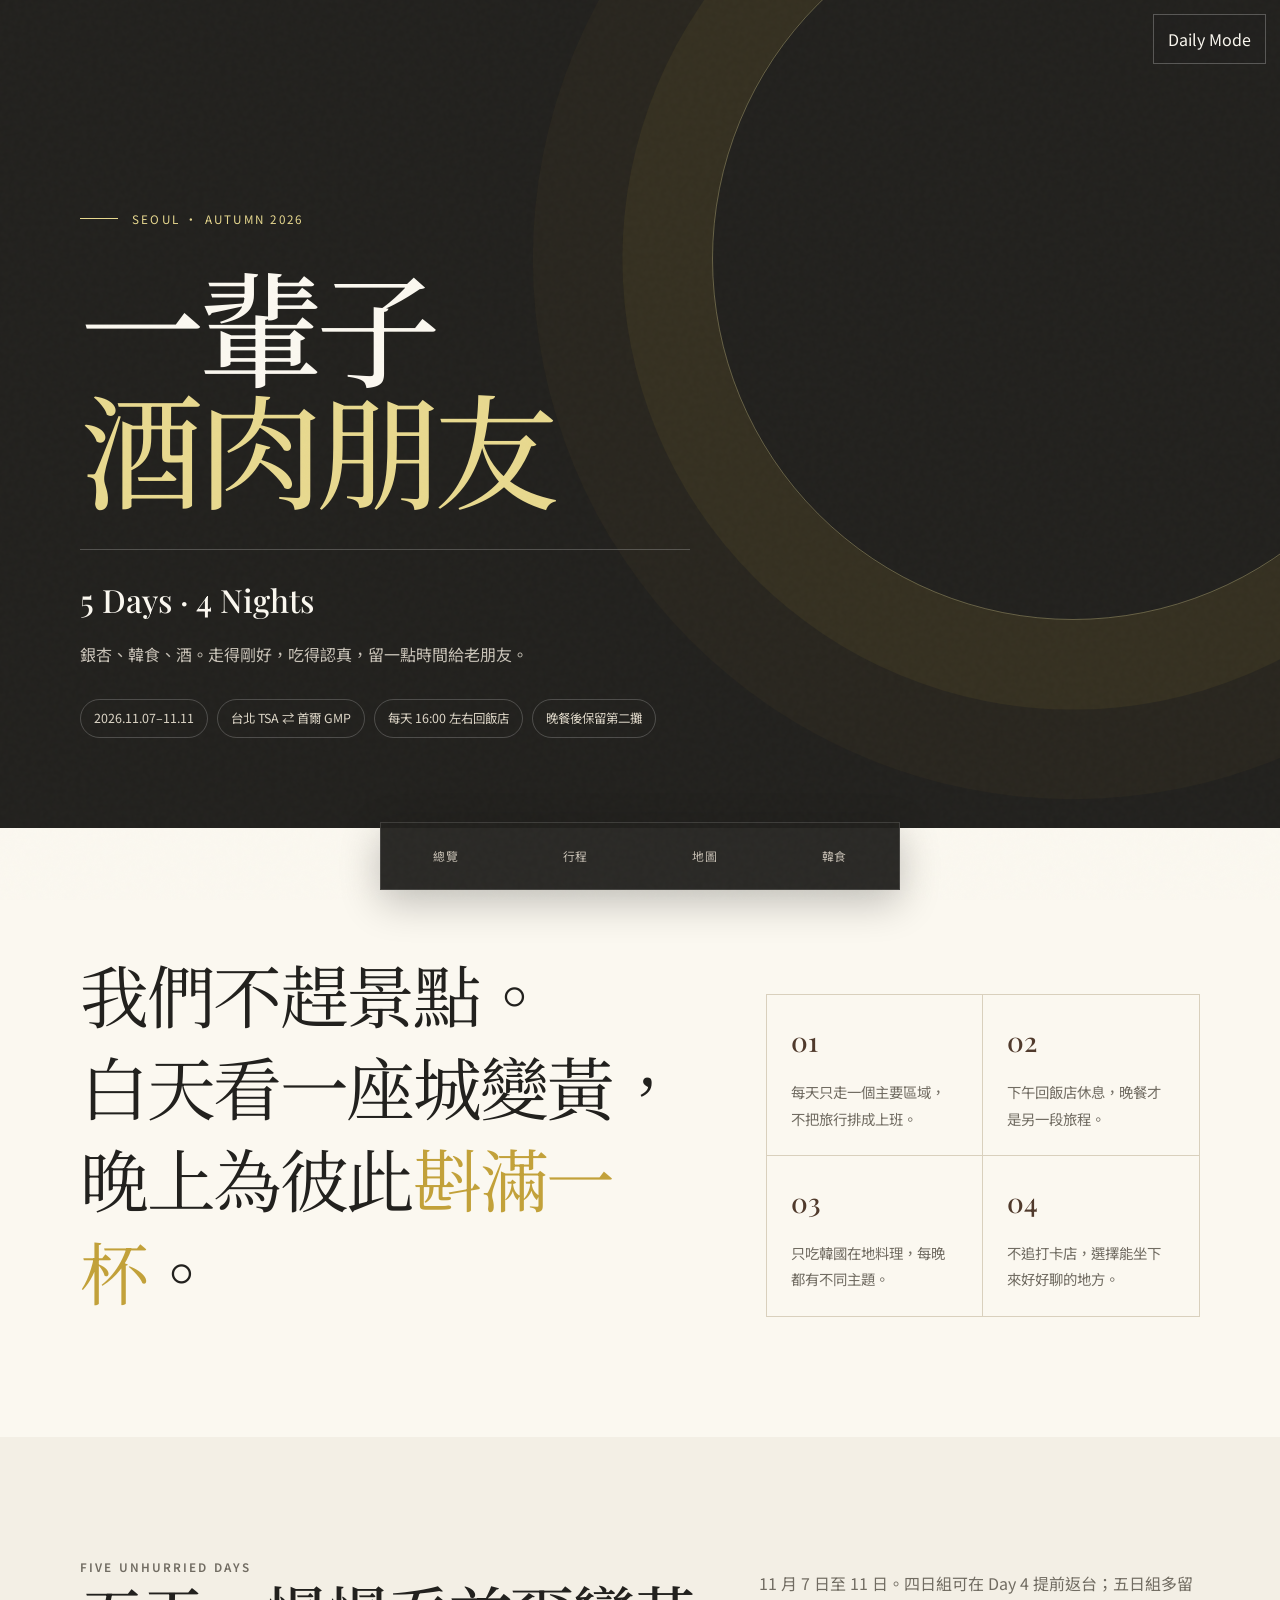
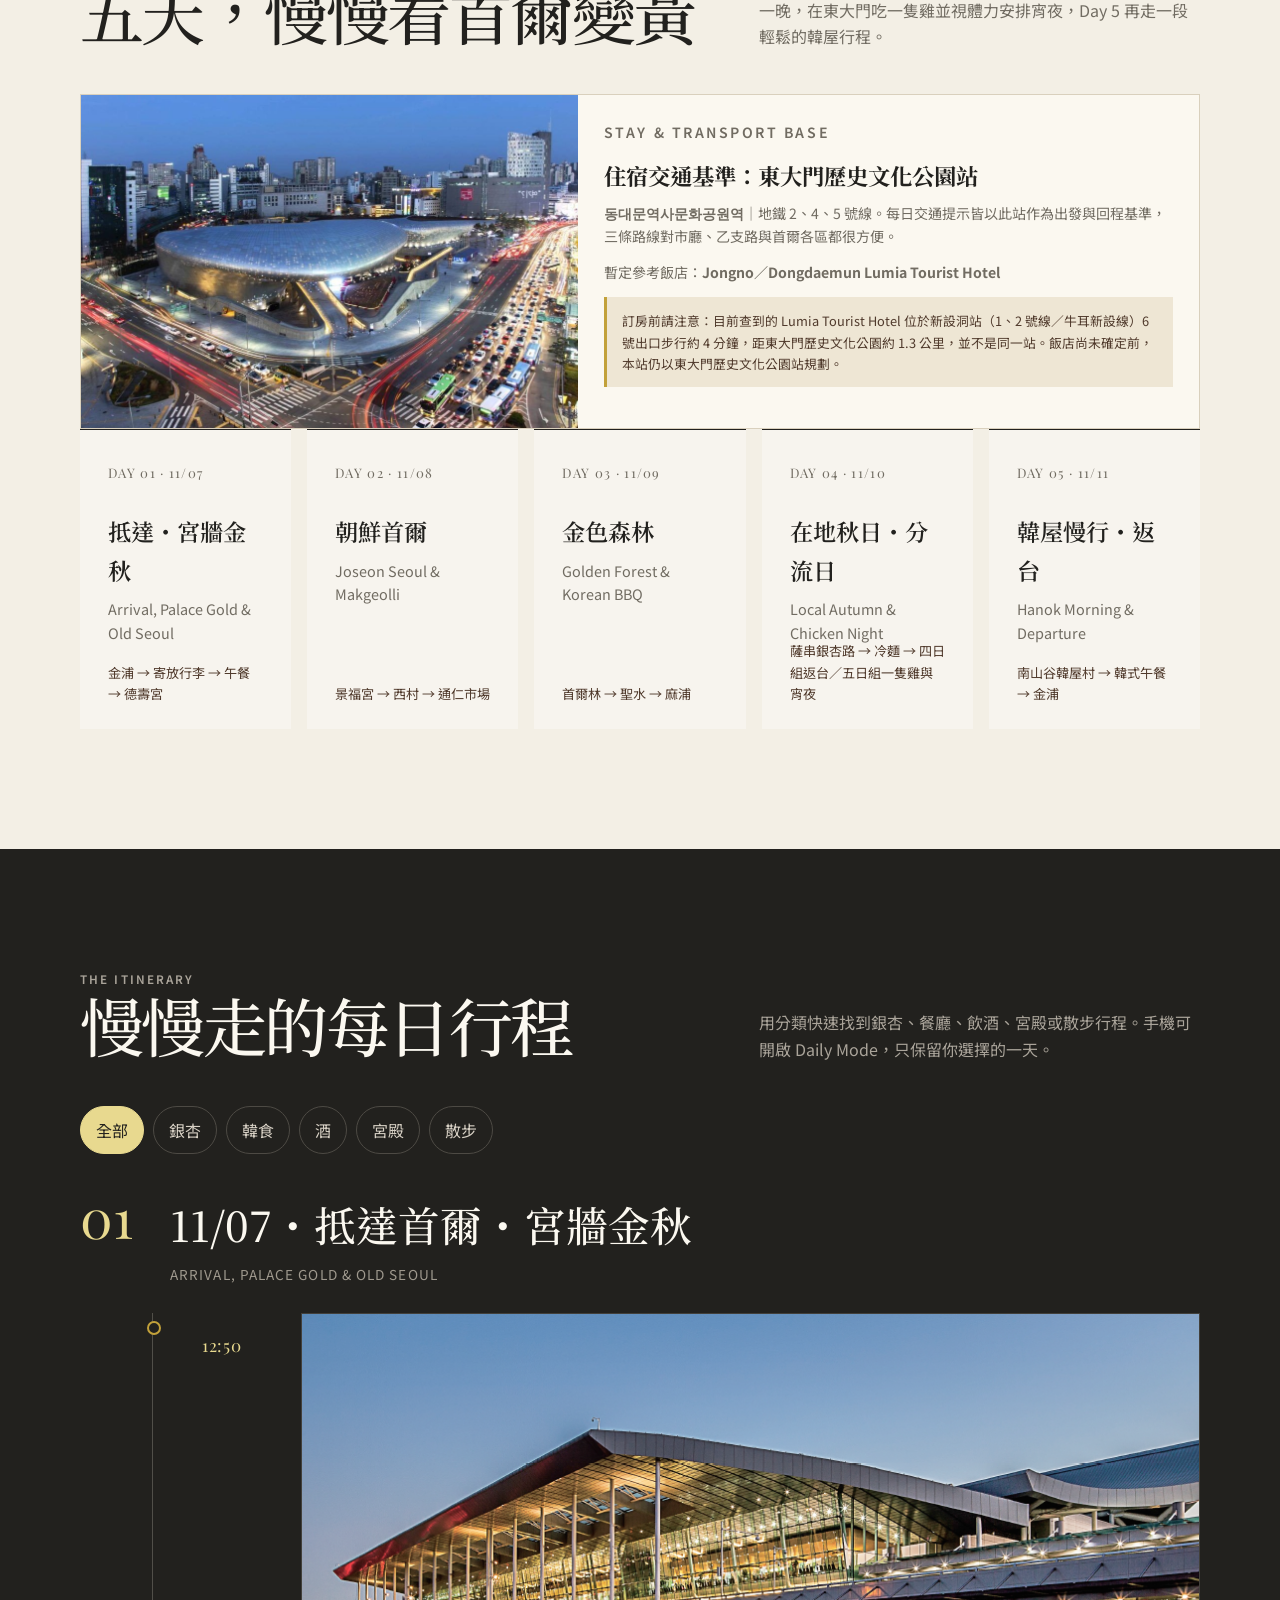
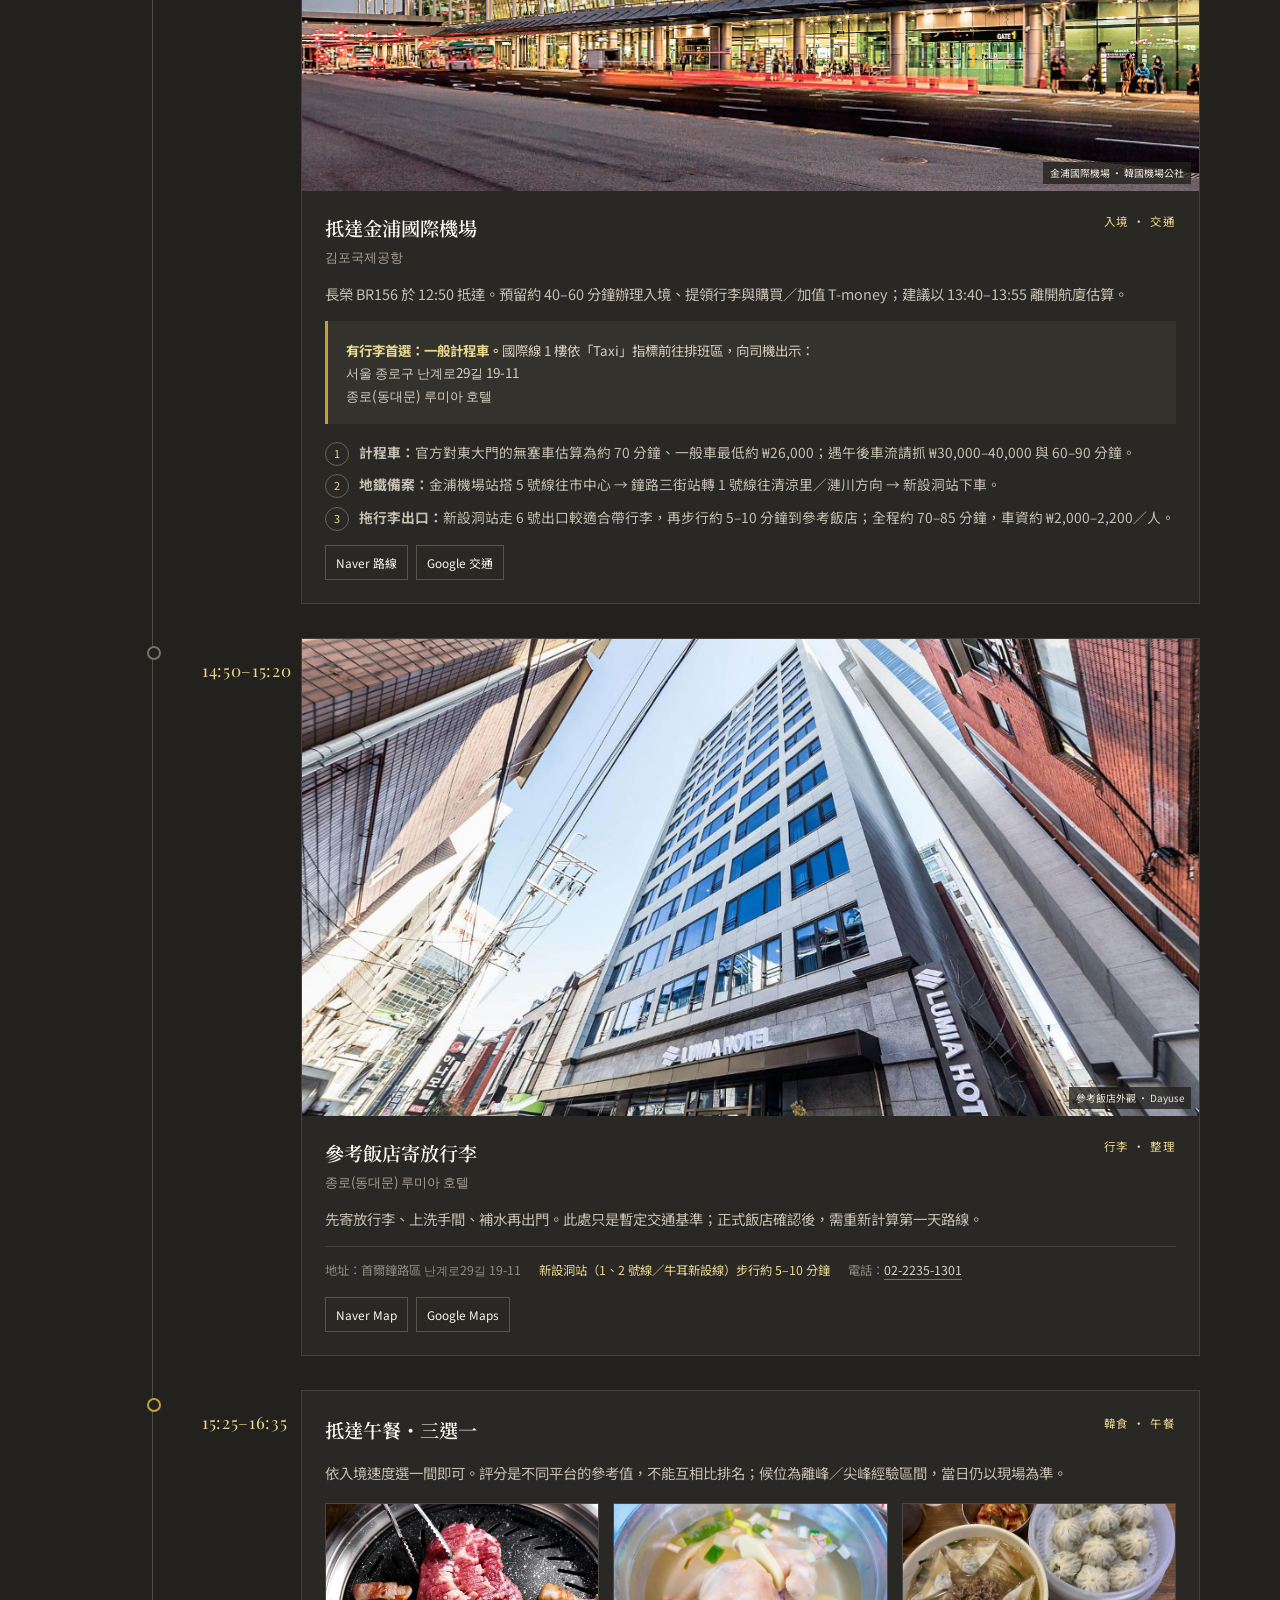
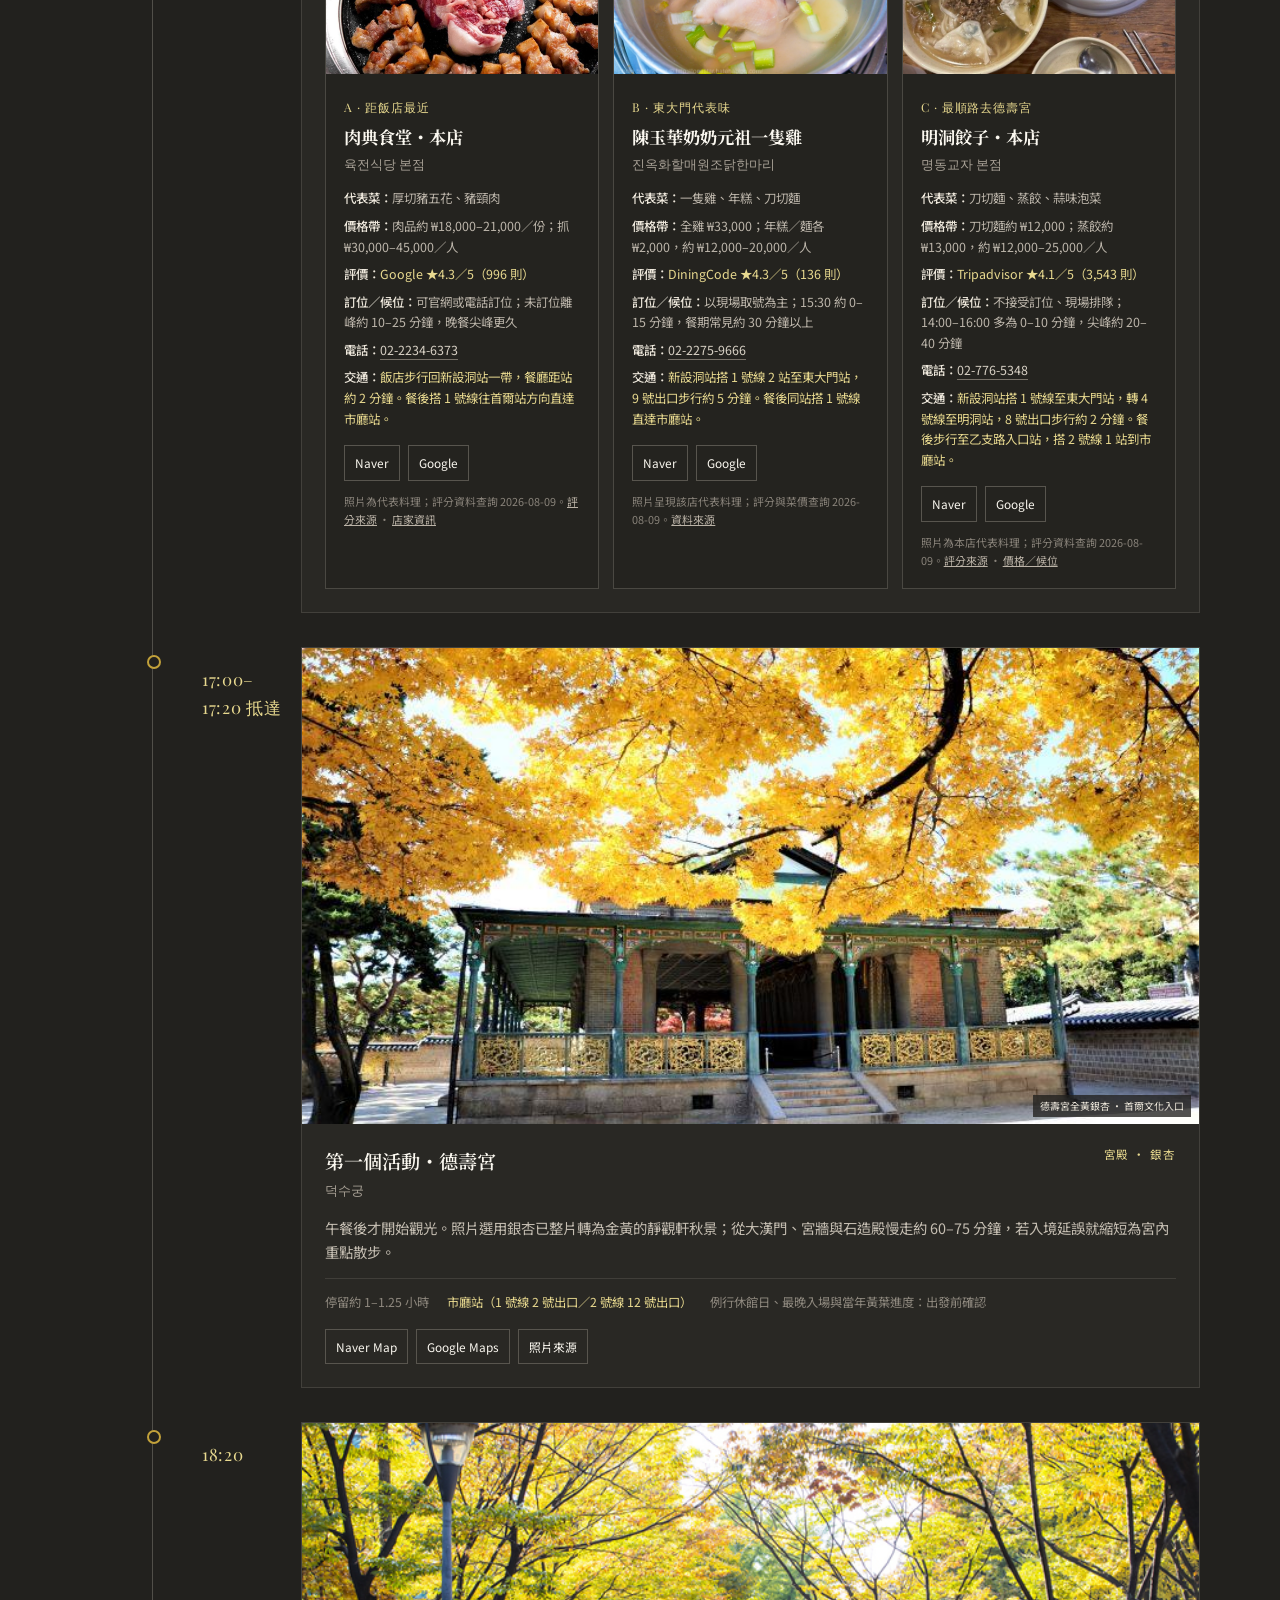
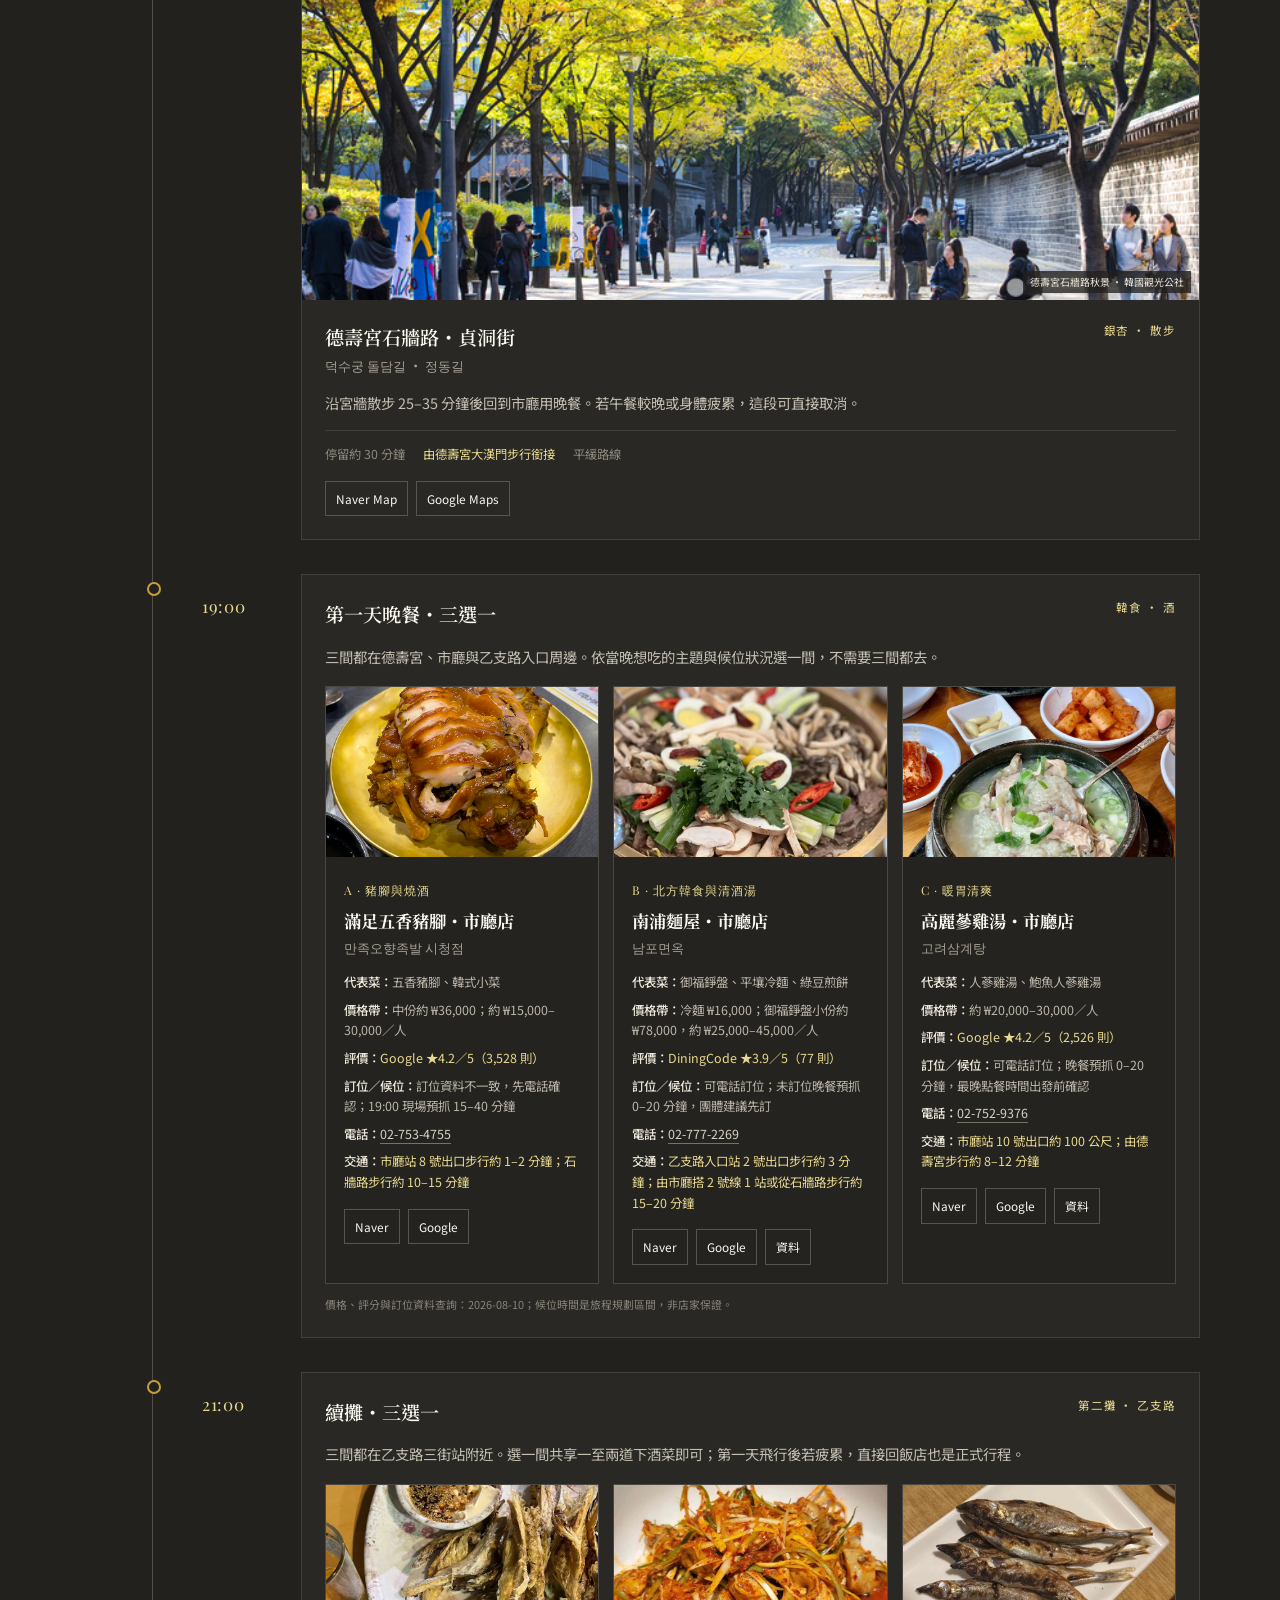
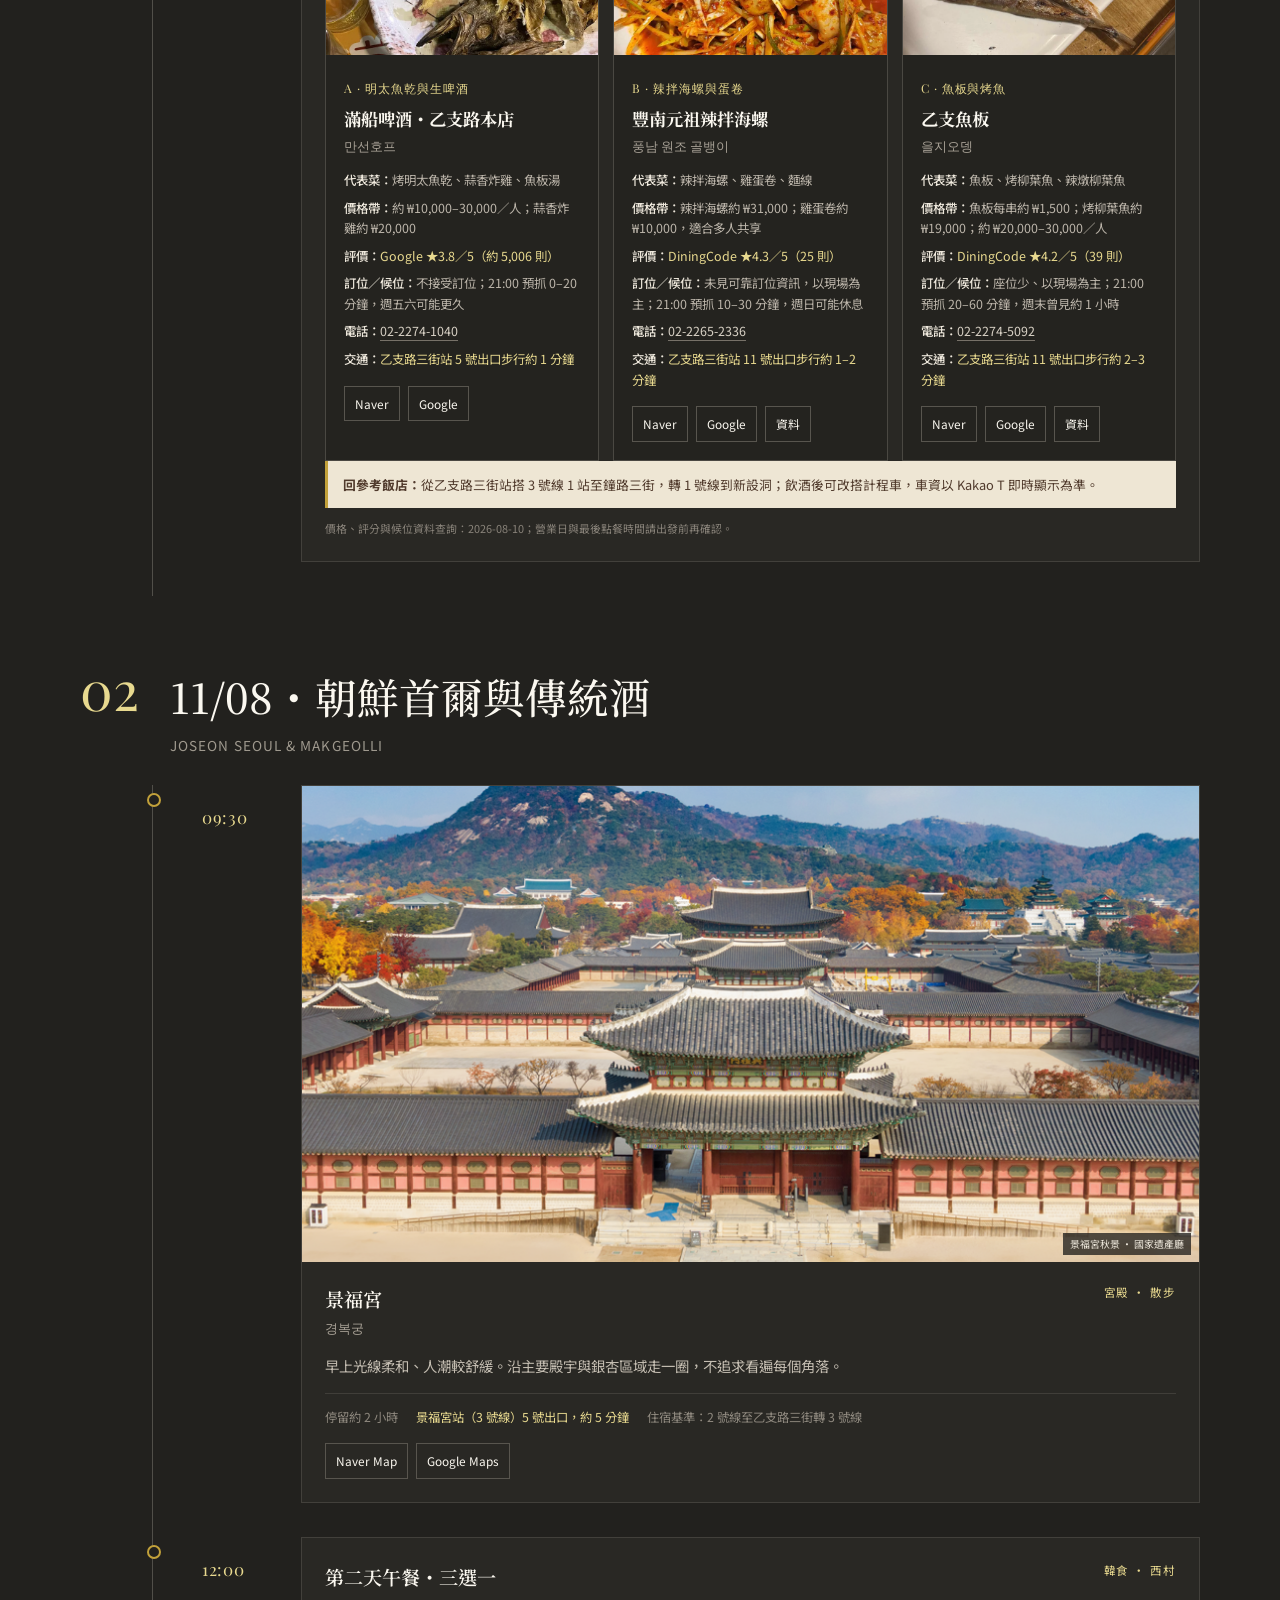
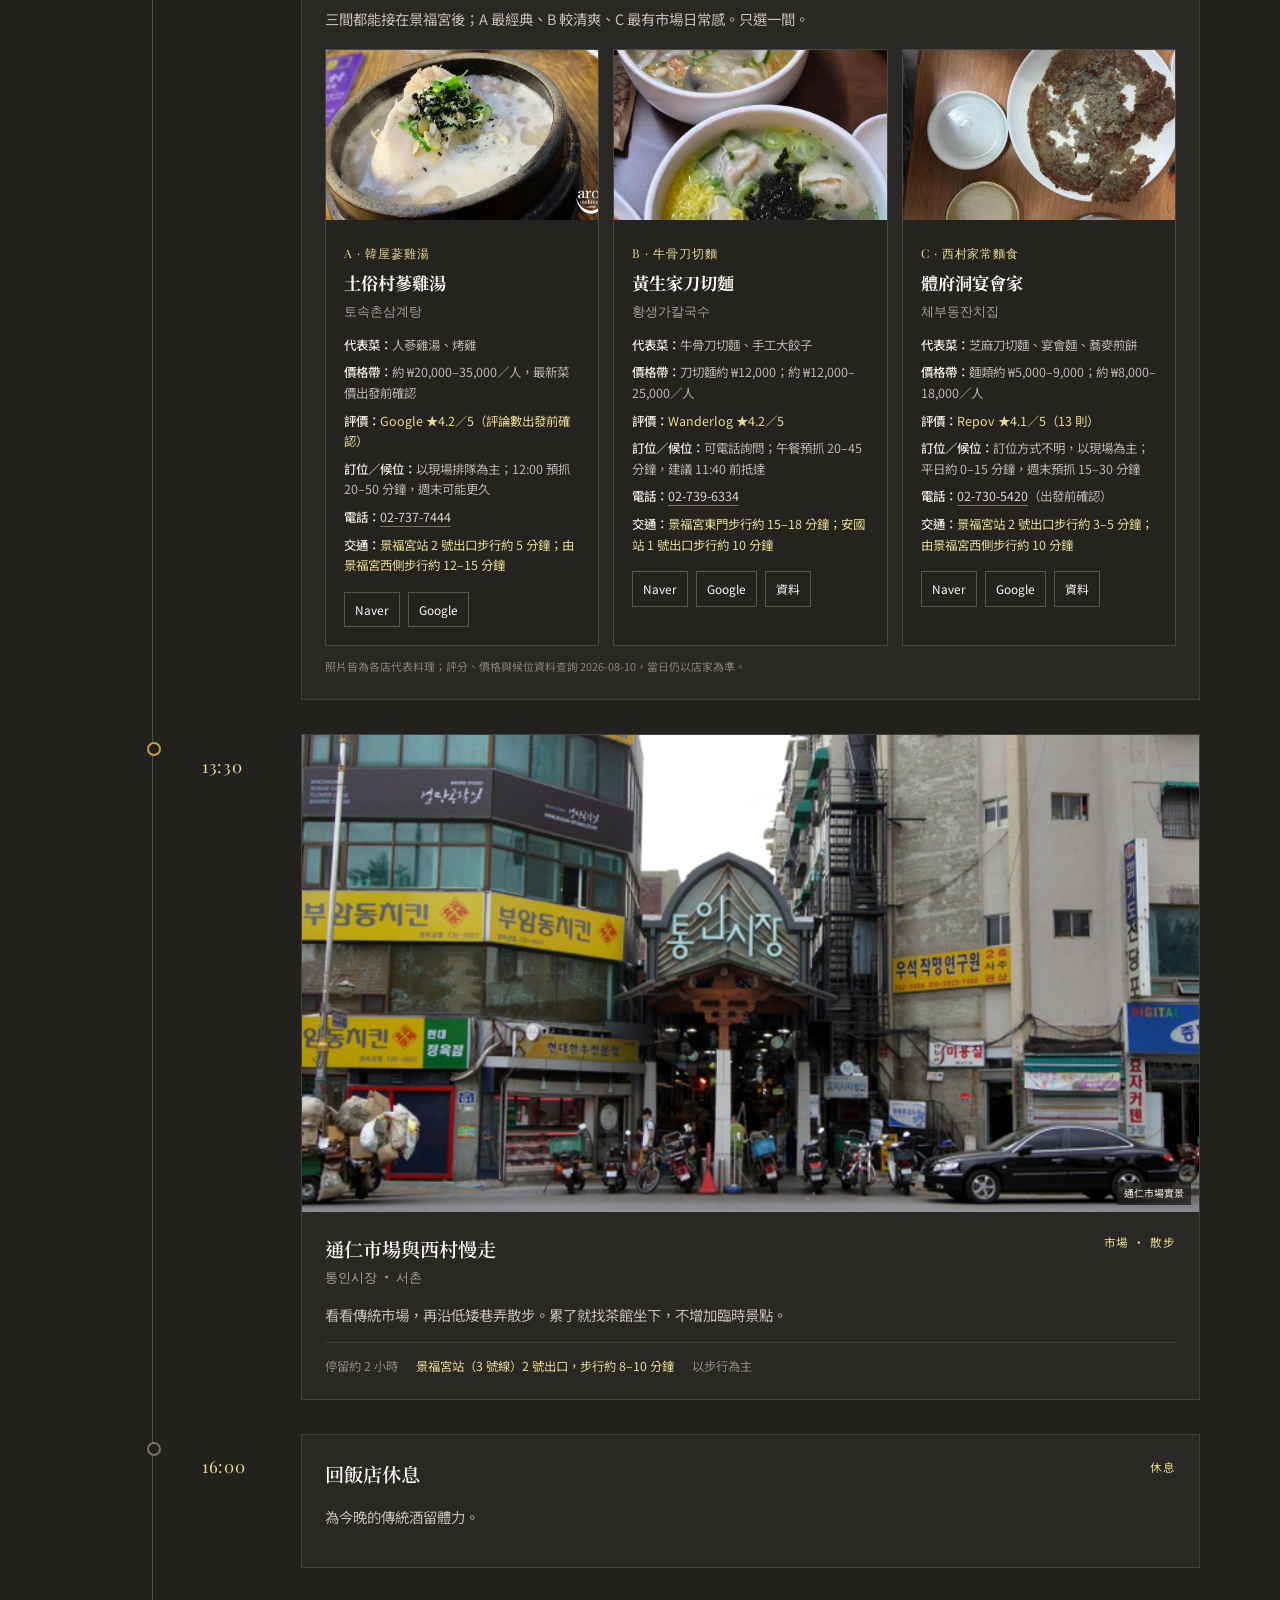
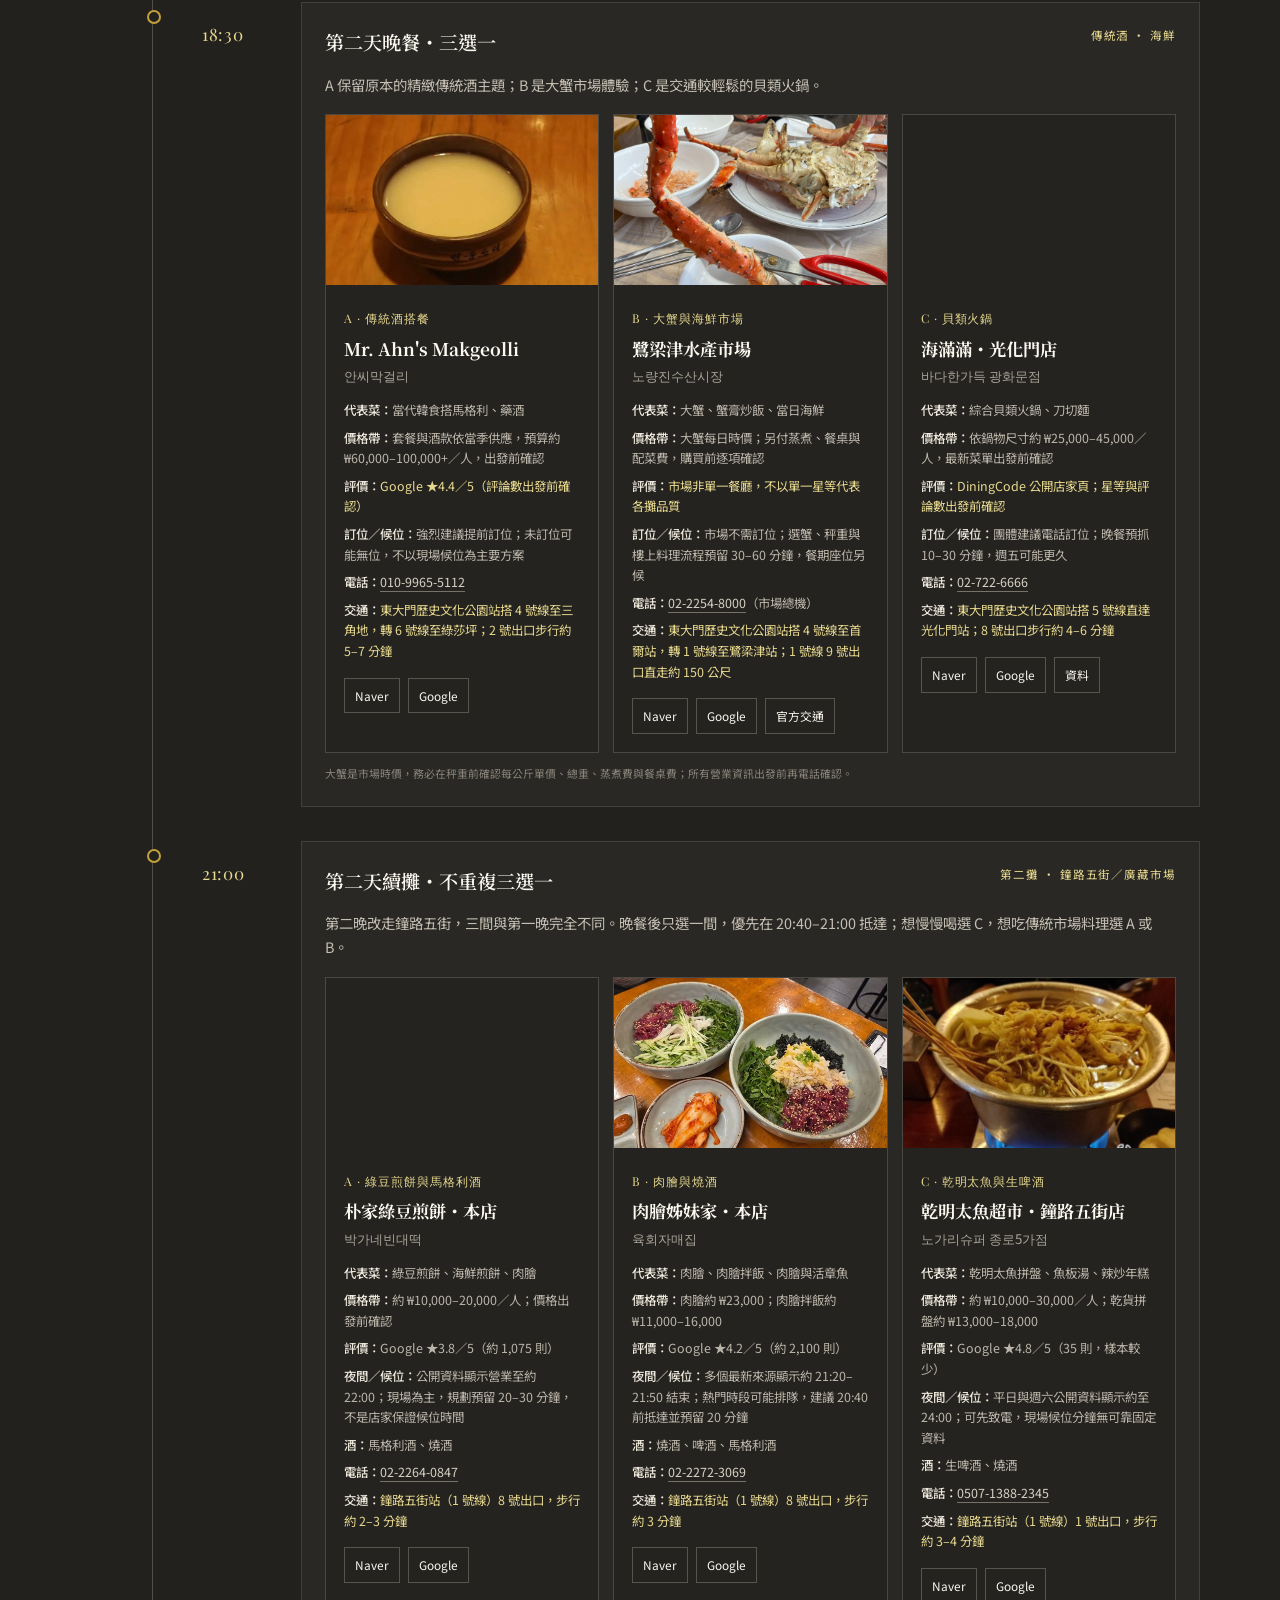
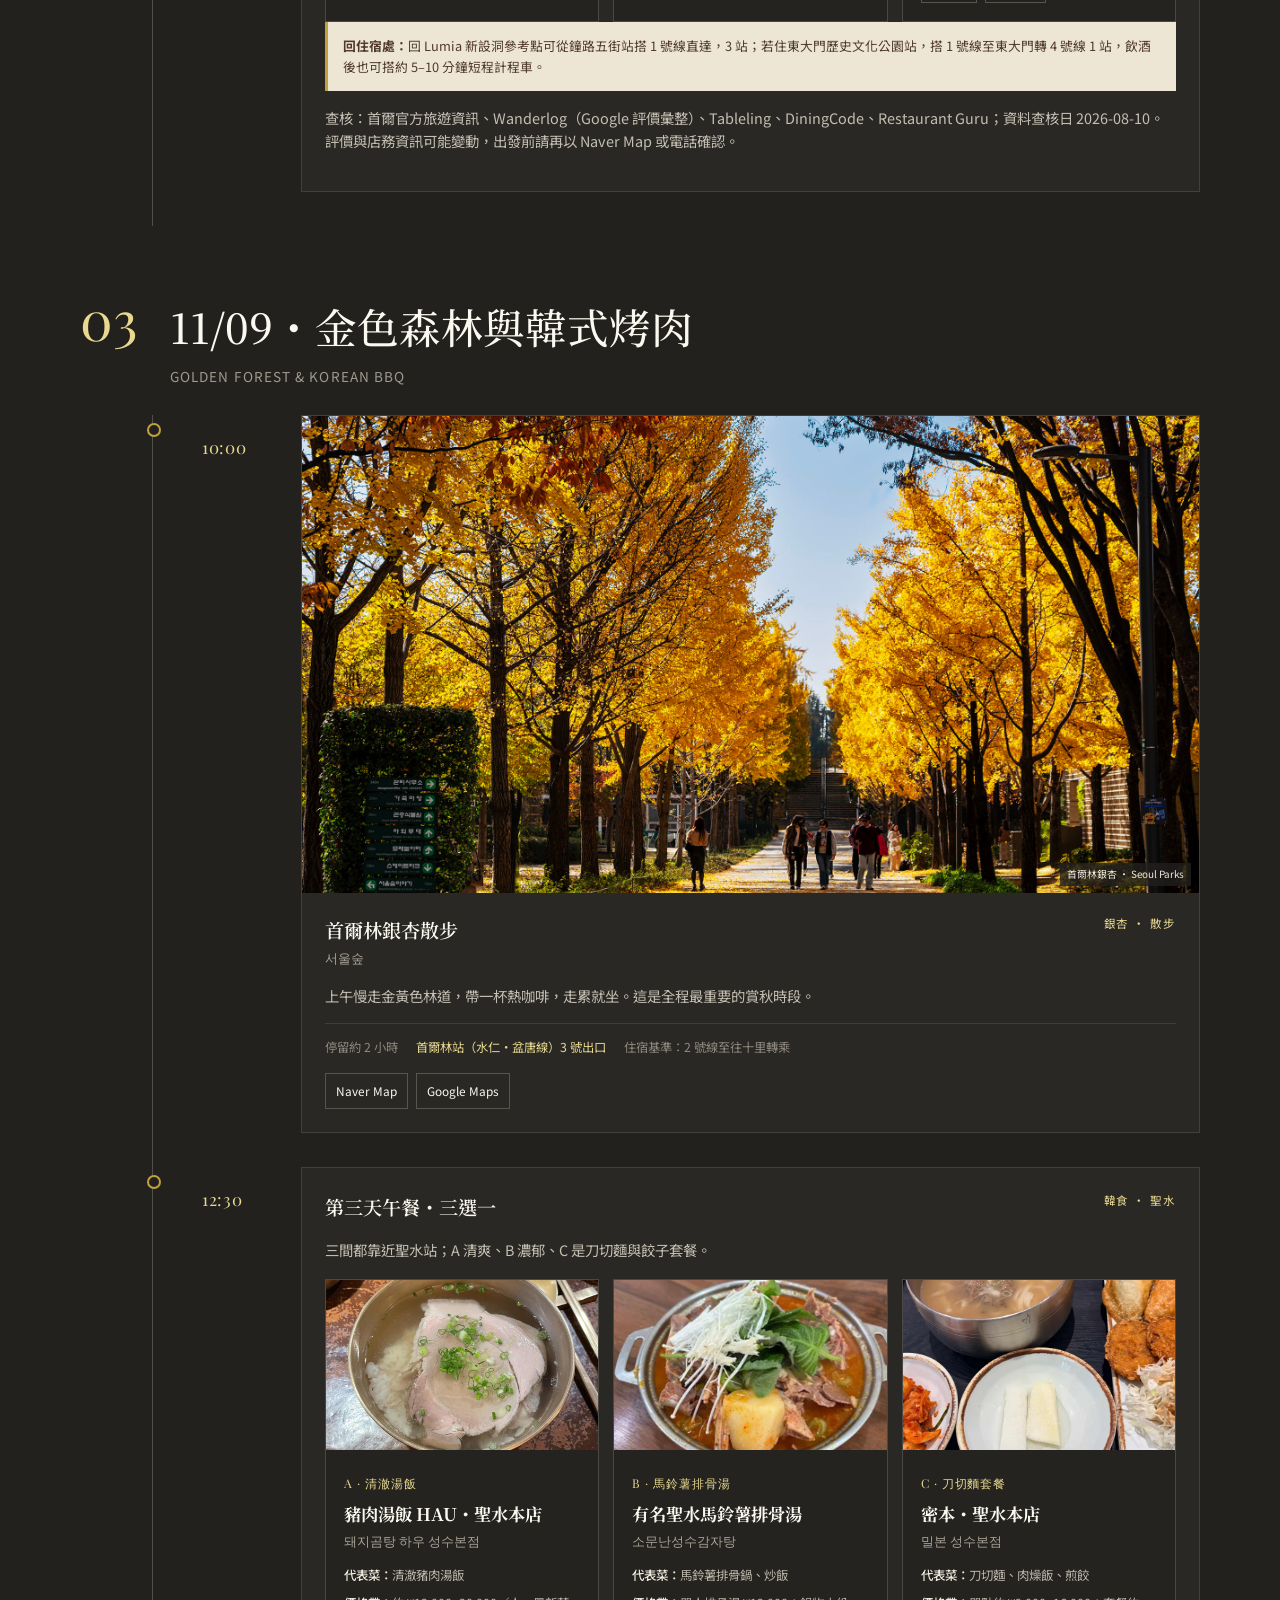
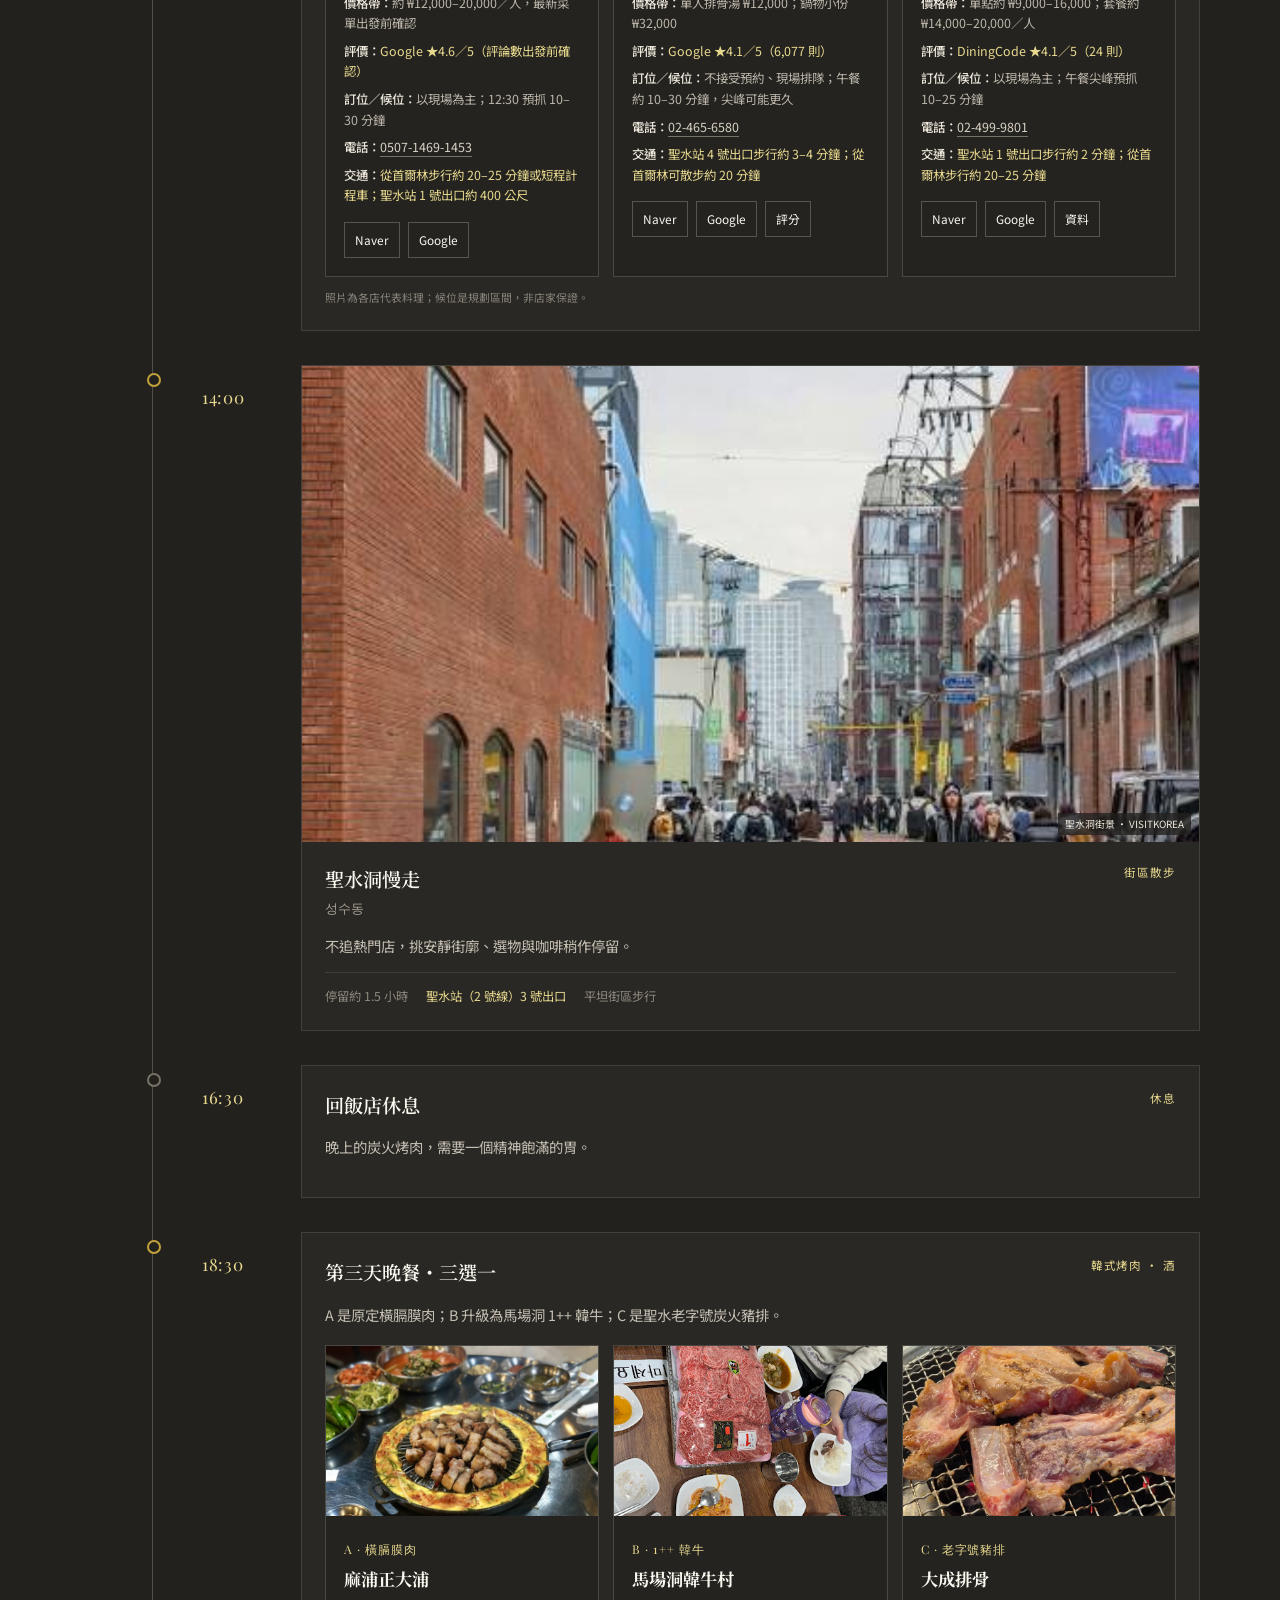
<file: index.html>
<!doctype html>
<html lang="zh-Hant">
<head>
  <meta charset="utf-8">
  <meta name="viewport" content="width=device-width, initial-scale=1">
  <meta name="description" content="一輩子酒肉朋友｜2026 年 11 月 7 日至 11 日首爾銀杏美食之旅。五天四夜，四日組可提前返台。">
  <meta name="theme-color" content="#22211e">
  <title>一輩子酒肉朋友｜2026 秋季首爾銀杏美食之旅</title>
  <link rel="preconnect" href="https://fonts.googleapis.com">
  <link rel="preconnect" href="https://fonts.gstatic.com" crossorigin>
  <link href="https://fonts.googleapis.com/css2?family=Noto+Sans+TC:wght@400;500;600&family=Noto+Serif+TC:wght@500;600;700&family=Playfair+Display:ital,wght@0,500;0,600;1,500&display=swap" rel="stylesheet">
  <link rel="stylesheet" href="styles.css">
</head>
<body>
  <button class="daily-toggle" type="button" id="dailyToggle" aria-pressed="false">Daily Mode</button>

  <header class="hero" id="overview">
    <div class="wrap hero-inner">
      <div class="hero-kicker">SEOUL · AUTUMN 2026</div>
      <h1>一輩子<br><em>酒肉朋友</em></h1>
      <div class="hero-sub">
        <strong>5 Days · 4 Nights</strong>
        <span>銀杏、韓食、酒。走得剛好，吃得認真，留一點時間給老朋友。</span>
      </div>
      <div class="hero-meta">
        <span class="pill">2026.11.07–11.11</span>
        <span class="pill">台北 TSA ⇄ 首爾 GMP</span>
        <span class="pill">每天 16:00 左右回飯店</span>
        <span class="pill">晚餐後保留第二攤</span>
      </div>
    </div>
  </header>

  <main>
    <section class="manifesto">
      <div class="wrap manifesto-grid">
        <p class="manifesto-quote">我們不趕景點。<br>白天看一座城變黃，<br>晚上為彼此<span>斟滿一杯</span>。</p>
        <div class="principles">
          <div class="principle"><b>01</b><span>每天只走一個主要區域，不把旅行排成上班。</span></div>
          <div class="principle"><b>02</b><span>下午回飯店休息，晚餐才是另一段旅程。</span></div>
          <div class="principle"><b>03</b><span>只吃韓國在地料理，每晚都有不同主題。</span></div>
          <div class="principle"><b>04</b><span>不追打卡店，選擇能坐下來好好聊的地方。</span></div>
        </div>
      </div>
    </section>

    <section id="days">
      <div class="wrap">
        <div class="section-head">
          <div><p class="eyebrow">Five unhurried days</p><h2>五天，慢慢看首爾變黃</h2></div>
          <p>11 月 7 日至 11 日。四日組可在 Day 4 提前返台；五日組多留一晚，在東大門吃一隻雞並視體力安排宵夜，Day 5 再走一段輕鬆的韓屋行程。</p>
        </div>
        <article class="base-card">
          <img decoding="async" src="ddp-night.jpg" alt="夜色中的東大門設計廣場與東大門歷史文化公園一帶" loading="lazy">
          <div class="base-copy">
            <p class="eyebrow">Stay & transport base</p>
            <h3>住宿交通基準：東大門歷史文化公園站</h3>
            <p><strong>동대문역사문화공원역</strong>｜地鐵 2、4、5 號線。每日交通提示皆以此站作為出發與回程基準，三條路線對市廳、乙支路與首爾各區都很方便。</p>
            <p>暫定參考飯店：<strong>Jongno／Dongdaemun Lumia Tourist Hotel</strong></p>
            <div class="alert">訂房前請注意：目前查到的 Lumia Tourist Hotel 位於新設洞站（1、2 號線／牛耳新設線）6 號出口步行約 4 分鐘，距東大門歷史文化公園約 1.3 公里，並不是同一站。飯店尚未確定前，本站仍以東大門歷史文化公園站規劃。</div>
          </div>
        </article>
        <div class="overview-grid">
          <article class="overview-card"><span class="day-no">DAY 01 · 11/07</span><h3>抵達・宮牆金秋</h3><p>Arrival, Palace Gold & Old Seoul</p><div class="route">金浦 → 寄放行李 → 午餐 → 德壽宮</div></article>
          <article class="overview-card"><span class="day-no">DAY 02 · 11/08</span><h3>朝鮮首爾</h3><p>Joseon Seoul & Makgeolli</p><div class="route">景福宮 → 西村 → 通仁市場</div></article>
          <article class="overview-card"><span class="day-no">DAY 03 · 11/09</span><h3>金色森林</h3><p>Golden Forest & Korean BBQ</p><div class="route">首爾林 → 聖水 → 麻浦</div></article>
          <article class="overview-card"><span class="day-no">DAY 04 · 11/10</span><h3>在地秋日・分流日</h3><p>Local Autumn & Chicken Night</p><div class="route">薩串銀杏路 → 冷麵 → 四日組返台／五日組一隻雞與宵夜</div></article>
          <article class="overview-card"><span class="day-no">DAY 05 · 11/11</span><h3>韓屋慢行・返台</h3><p>Hanok Morning & Departure</p><div class="route">南山谷韓屋村 → 韓式午餐 → 金浦</div></article>
        </div>
      </div>
    </section>

    <section class="planner" id="itinerary">
      <div class="wrap">
        <div class="section-head">
          <div><p class="eyebrow">The itinerary</p><h2>慢慢走的每日行程</h2></div>
          <p>用分類快速找到銀杏、餐廳、飲酒、宮殿或散步行程。手機可開啟 Daily Mode，只保留你選擇的一天。</p>
        </div>
        <div class="controls" aria-label="行程分類篩選">
          <button class="filter-btn" data-filter="all" aria-pressed="true">全部</button>
          <button class="filter-btn" data-filter="ginkgo" aria-pressed="false">銀杏</button>
          <button class="filter-btn" data-filter="food" aria-pressed="false">韓食</button>
          <button class="filter-btn" data-filter="drinks" aria-pressed="false">酒</button>
          <button class="filter-btn" data-filter="palace" aria-pressed="false">宮殿</button>
          <button class="filter-btn" data-filter="walk" aria-pressed="false">散步</button>
        </div>
        <div id="daySelector" class="controls" hidden aria-label="Daily Mode 日期選擇">
          <button class="filter-btn day-btn" data-day="1" aria-pressed="true">Day 1 · 11/07</button>
          <button class="filter-btn day-btn" data-day="2" aria-pressed="false">Day 2 · 11/08</button>
          <button class="filter-btn day-btn" data-day="3" aria-pressed="false">Day 3 · 11/09</button>
          <button class="filter-btn day-btn" data-day="4" aria-pressed="false">Day 4 · 11/10</button>
          <button class="filter-btn day-btn" data-day="5" aria-pressed="false">Day 5 · 11/11</button>
        </div>
        <p class="empty-state" id="emptyState">這個分類在目前顯示的日期沒有行程。</p>

        <article class="day-block" data-day-block="1">
          <header class="day-heading"><div class="day-number">01</div><div><h3>11/07・抵達首爾・宮牆金秋</h3><p>ARRIVAL, PALACE GOLD & OLD SEOUL</p></div></header>
          <div class="timeline">
            <div class="timeline-item" data-category="walk">
              <div class="time">12:50</div>
              <div class="item-card">
                <figure class="item-photo"><img decoding="async" src="gimpo-airport.png" alt="金浦國際機場航廈外觀" loading="lazy"><figcaption>金浦國際機場 · 韓國機場公社</figcaption></figure>
                <div class="item-top"><div><h4>抵達金浦國際機場</h4><div class="korean">김포국제공항</div></div><span class="tag">入境 · 交通</span></div>
                <p>長榮 BR156 於 12:50 抵達。預留約 40–60 分鐘辦理入境、提領行李與購買／加值 T-money；建議以 13:40–13:55 離開航廈估算。</p>
                <div class="arrival-note"><strong>有行李首選：一般計程車。</strong>國際線 1 樓依「Taxi」指標前往排班區，向司機出示：<br>서울 종로구 난계로29길 19-11<br>종로(동대문) 루미아 호텔</div>
                <ul class="route-steps">
                  <li><strong>計程車：</strong>官方對東大門的無塞車估算為約 70 分鐘、一般車最低約 ₩26,000；遇午後車流請抓 ₩30,000–40,000 與 60–90 分鐘。</li>
                  <li><strong>地鐵備案：</strong>金浦機場站搭 5 號線往市中心 → 鐘路三街站轉 1 號線往清涼里／漣川方向 → 新設洞站下車。</li>
                  <li><strong>拖行李出口：</strong>新設洞站走 6 號出口較適合帶行李，再步行約 5–10 分鐘到參考飯店；全程約 70–85 分鐘，車資約 ₩2,000–2,200／人。</li>
                </ul>
                <div class="map-links"><a class="map-link" target="_blank" rel="noopener" href="https://map.naver.com/p/directions/-/-/-/transit?c=13.00,0,0,0,dh">Naver 路線</a><a class="map-link" target="_blank" rel="noopener" href="https://www.google.com/maps/dir/?api=1&origin=Gimpo+International+Airport&destination=19-11+Nangye-ro+29-gil+Jongno-gu+Seoul&travelmode=transit">Google 交通</a></div>
              </div>
            </div>

            <div class="timeline-item rest" data-category="rest">
              <div class="time">14:50–15:20</div>
              <div class="item-card">
                <figure class="item-photo"><img decoding="async" src="lumia-hotel.jpg" alt="鐘路東大門 Lumia Hotel 參考飯店外觀" loading="lazy"><figcaption>參考飯店外觀 · Dayuse</figcaption></figure>
                <div class="item-top"><div><h4>參考飯店寄放行李</h4><div class="korean">종로(동대문) 루미아 호텔</div></div><span class="tag">行李 · 整理</span></div>
                <p>先寄放行李、上洗手間、補水再出門。此處只是暫定交通基準；正式飯店確認後，需重新計算第一天路線。</p>
                <div class="details"><span>地址：首爾鐘路區 난계로29길 19-11</span><span class="transit">新設洞站（1、2 號線／牛耳新設線）步行約 5–10 分鐘</span><span>電話：<a class="phone" href="tel:+82222351301">02-2235-1301</a></span></div>
                <div class="map-links"><a class="map-link" target="_blank" rel="noopener" href="https://map.naver.com/p/search/%EC%A2%85%EB%A1%9C%20%EB%8F%99%EB%8C%80%EB%AC%B8%20%EB%A3%A8%EB%AF%B8%EC%95%84%20%ED%98%B8%ED%85%94">Naver Map</a><a class="map-link" target="_blank" rel="noopener" href="https://www.google.com/maps/search/?api=1&query=Jongno+Dongdaemun+Lumia+Hotel">Google Maps</a></div>
              </div>
            </div>

            <div class="timeline-item" data-category="food">
              <div class="time">15:25–16:35</div>
              <div class="item-card">
                <div class="item-top"><div><h4>抵達午餐・三選一</h4></div><span class="tag">韓食 · 午餐</span></div>
                <p>依入境速度選一間即可。評分是不同平台的參考值，不能互相比排名；候位為離峰／尖峰經驗區間，當日仍以現場為準。</p>
                <div class="lunch-grid">
                  <article class="lunch-option">
                    <img decoding="async" src="yukjeon-sikdang.jpg" alt="肉典食堂代表菜厚切韓式烤豬五花與豬頸肉" loading="lazy">
                    <div class="lunch-copy"><span class="lunch-choice">A · 距飯店最近</span><h5>肉典食堂・本店</h5><div class="korean">육전식당 본점</div>
                      <div class="fact-grid"><span><b>代表菜：</b>厚切豬五花、豬頸肉</span><span><b>價格帶：</b>肉品約 ₩18,000–21,000／份；抓 ₩30,000–45,000／人</span><span class="rating"><b>評價：</b>Google ★4.3／5（996 則）</span><span><b>訂位／候位：</b>可官網或電話訂位；未訂位離峰約 10–25 分鐘，晚餐尖峰更久</span><span><b>電話：</b><a class="phone" href="tel:+82222346373">02-2234-6373</a></span><span class="transit"><b>交通：</b>飯店步行回新設洞站一帶，餐廳距站約 2 分鐘。餐後搭 1 號線往首爾站方向直達市廳站。</span></div>
                      <div class="map-links"><a class="map-link" target="_blank" rel="noopener" href="https://map.naver.com/p/search/%EC%9C%A1%EC%A0%84%EC%8B%9D%EB%8B%B9%20%EB%B3%B8%EC%A0%90">Naver</a><a class="map-link" target="_blank" rel="noopener" href="https://www.google.com/maps/search/?api=1&query=Yukjeon+Sikdang+Main+Seoul">Google</a></div>
                      <div class="source-line">照片為代表料理；評分資料查詢 2026-08-09。<a target="_blank" rel="noopener" href="https://wanderlog.com/place/details/4202999">評分來源</a> · <a target="_blank" rel="noopener" href="https://yukjeonsikdang-official.com/en">店家資訊</a></div>
                    </div>
                  </article>

                  <article class="lunch-option">
                    <img decoding="async" src="jinokhwa-dakhanmari.jpg" alt="陳玉華奶奶元祖一隻雞代表菜清湯全雞鍋" loading="lazy">
                    <div class="lunch-copy"><span class="lunch-choice">B · 東大門代表味</span><h5>陳玉華奶奶元祖一隻雞</h5><div class="korean">진옥화할매원조닭한마리</div>
                      <div class="fact-grid"><span><b>代表菜：</b>一隻雞、年糕、刀切麵</span><span><b>價格帶：</b>全雞 ₩33,000；年糕／麵各 ₩2,000，約 ₩12,000–20,000／人</span><span class="rating"><b>評價：</b>DiningCode ★4.3／5（136 則）</span><span><b>訂位／候位：</b>以現場取號為主；15:30 約 0–15 分鐘，餐期常見約 30 分鐘以上</span><span><b>電話：</b><a class="phone" href="tel:+82222759666">02-2275-9666</a></span><span class="transit"><b>交通：</b>新設洞站搭 1 號線 2 站至東大門站，9 號出口步行約 5 分鐘。餐後同站搭 1 號線直達市廳站。</span></div>
                      <div class="map-links"><a class="map-link" target="_blank" rel="noopener" href="https://map.naver.com/p/search/%EC%A7%84%EC%98%A5%ED%99%94%ED%95%A0%EB%A7%A4%EC%9B%90%EC%A1%B0%EB%8B%AD%ED%95%9C%EB%A7%88%EB%A6%AC">Naver</a><a class="map-link" target="_blank" rel="noopener" href="https://www.google.com/maps/search/?api=1&query=Jinokhwa+Original+Dakhanmari">Google</a></div>
                      <div class="source-line">照片呈現該店代表料理；評分與菜價查詢 2026-08-09。<a target="_blank" rel="noopener" href="https://www.diningcode.com/profile.php?rid=X8mwFWa6Adu7">資料來源</a></div>
                    </div>
                  </article>

                  <article class="lunch-option">
                    <img decoding="async" src="myeongdong-kyoja.jpg" alt="明洞餃子代表菜刀切麵、蒸餃與泡菜" loading="lazy">
                    <div class="lunch-copy"><span class="lunch-choice">C · 最順路去德壽宮</span><h5>明洞餃子・本店</h5><div class="korean">명동교자 본점</div>
                      <div class="fact-grid"><span><b>代表菜：</b>刀切麵、蒸餃、蒜味泡菜</span><span><b>價格帶：</b>刀切麵約 ₩12,000；蒸餃約 ₩13,000，約 ₩12,000–25,000／人</span><span class="rating"><b>評價：</b>Tripadvisor ★4.1／5（3,543 則）</span><span><b>訂位／候位：</b>不接受訂位、現場排隊；14:00–16:00 多為 0–10 分鐘，尖峰約 20–40 分鐘</span><span><b>電話：</b><a class="phone" href="tel:+8227765348">02-776-5348</a></span><span class="transit"><b>交通：</b>新設洞站搭 1 號線至東大門站，轉 4 號線至明洞站，8 號出口步行約 2 分鐘。餐後步行至乙支路入口站，搭 2 號線 1 站到市廳站。</span></div>
                      <div class="map-links"><a class="map-link" target="_blank" rel="noopener" href="https://map.naver.com/p/search/%EB%AA%85%EB%8F%99%EA%B5%90%EC%9E%90%20%EB%B3%B8%EC%A0%90">Naver</a><a class="map-link" target="_blank" rel="noopener" href="https://www.google.com/maps/search/?api=1&query=Myeongdong+Kyoja+Main">Google</a></div>
                      <div class="source-line">照片為本店代表料理；評分資料查詢 2026-08-09。<a target="_blank" rel="noopener" href="https://english.visitseoul.net/restaurants/Myeongdong%20Kyoja/ENP008570">評分來源</a> · <a target="_blank" rel="noopener" href="https://www.awesomble.com/en/Aosdin/kr-seoul-myeongdong-gyoja/">價格／候位</a></div>
                    </div>
                  </article>
                </div>
              </div>
            </div>

            <div class="timeline-item" data-category="palace ginkgo walk"><div class="time">17:00–17:20 抵達</div><div class="item-card"><figure class="item-photo"><img decoding="async" src="deoksugung-ginkgo.jpg" alt="德壽宮靜觀軒上方整片轉為明亮金黃色的銀杏樹冠" loading="lazy"><figcaption>德壽宮全黃銀杏 · 首爾文化入口</figcaption></figure><div class="item-top"><div><h4>第一個活動・德壽宮</h4><div class="korean">덕수궁</div></div><span class="tag">宮殿 · 銀杏</span></div><p>午餐後才開始觀光。照片選用銀杏已整片轉為金黃的靜觀軒秋景；從大漢門、宮牆與石造殿慢走約 60–75 分鐘，若入境延誤就縮短為宮內重點散步。</p><div class="details"><span>停留約 1–1.25 小時</span><span class="transit">市廳站（1 號線 2 號出口／2 號線 12 號出口）</span><span>例行休館日、最晚入場與當年黃葉進度：出發前確認</span></div><div class="map-links"><a class="map-link" target="_blank" rel="noopener" href="https://map.naver.com/p/search/%EB%8D%95%EC%88%98%EA%B6%81">Naver Map</a><a class="map-link" target="_blank" rel="noopener" href="https://www.google.com/maps/search/?api=1&query=Deoksugung+Palace">Google Maps</a><a class="map-link" target="_blank" rel="noopener" href="https://culture.seoul.go.kr/culture/bbs/B0000001/view.do?menuNo=200051&nttId=8167">照片來源</a></div></div></div>
            <div class="timeline-item" data-category="ginkgo walk"><div class="time">18:20</div><div class="item-card"><figure class="item-photo"><img decoding="async" src="deoksugung-stone-wall.png" alt="秋季德壽宮石牆路金黃色樹蔭、石牆與散步人群" loading="lazy"><figcaption>德壽宮石牆路秋景 · 韓國觀光公社</figcaption></figure><div class="item-top"><div><h4>德壽宮石牆路・貞洞街</h4><div class="korean">덕수궁 돌담길 · 정동길</div></div><span class="tag">銀杏 · 散步</span></div><p>沿宮牆散步 25–35 分鐘後回到市廳用晚餐。若午餐較晚或身體疲累，這段可直接取消。</p><div class="details"><span>停留約 30 分鐘</span><span class="transit">由德壽宮大漢門步行銜接</span><span>平緩路線</span></div><div class="map-links"><a class="map-link" target="_blank" rel="noopener" href="https://map.naver.com/p/search/%EB%8D%95%EC%88%98%EA%B6%81%20%EB%8F%8C%EB%8B%B4%EA%B8%B8">Naver Map</a><a class="map-link" target="_blank" rel="noopener" href="https://www.google.com/maps/search/?api=1&query=Deoksugung+Stone+Wall+Road">Google Maps</a></div></div></div>
            <div class="timeline-item" data-category="food drinks"><div class="time">19:00</div><div class="item-card"><div class="item-top"><div><h4>第一天晚餐・三選一</h4></div><span class="tag">韓食 · 酒</span></div><p>三間都在德壽宮、市廳與乙支路入口周邊。依當晚想吃的主題與候位狀況選一間，不需要三間都去。</p><div class="lunch-grid">
              <article class="lunch-option"><img decoding="async" src="manjok-jokbal.jpg" alt="滿足五香豬腳代表菜五香豬腳切盤" loading="lazy"><div class="lunch-copy"><span class="lunch-choice">A · 豬腳與燒酒</span><h5>滿足五香豬腳・市廳店</h5><div class="korean">만족오향족발 시청점</div><div class="fact-grid"><span><b>代表菜：</b>五香豬腳、韓式小菜</span><span><b>價格帶：</b>中份約 ₩36,000；約 ₩15,000–30,000／人</span><span class="rating"><b>評價：</b>Google ★4.2／5（3,528 則）</span><span><b>訂位／候位：</b>訂位資料不一致，先電話確認；19:00 現場預抓 15–40 分鐘</span><span><b>電話：</b><a class="phone" href="tel:+8227534755">02-753-4755</a></span><span class="transit"><b>交通：</b>市廳站 8 號出口步行約 1–2 分鐘；石牆路步行約 10–15 分鐘</span></div><div class="map-links"><a class="map-link" target="_blank" rel="noopener" href="https://map.naver.com/p/search/%EB%A7%8C%EC%A1%B1%EC%98%A4%ED%96%A5%EC%A1%B1%EB%B0%9C%20%EC%8B%9C%EC%B2%AD%EC%A0%90">Naver</a><a class="map-link" target="_blank" rel="noopener" href="https://www.google.com/maps/search/?api=1&query=Manjok+Ohyang+Jokbal+City+Hall+Seoul">Google</a></div></div></article>
              <article class="lunch-option"><img decoding="async" src="nampo-myeonok.webp" alt="南浦麵屋代表菜牛肉、菇類與蔬菜鋪滿銅盤的御福錚盤" loading="lazy"><div class="lunch-copy"><span class="lunch-choice">B · 北方韓食與清酒湯</span><h5>南浦麵屋・市廳店</h5><div class="korean">남포면옥</div><div class="fact-grid"><span><b>代表菜：</b>御福錚盤、平壤冷麵、綠豆煎餅</span><span><b>價格帶：</b>冷麵 ₩16,000；御福錚盤小份約 ₩78,000，約 ₩25,000–45,000／人</span><span class="rating"><b>評價：</b>DiningCode ★3.9／5（77 則）</span><span><b>訂位／候位：</b>可電話訂位；未訂位晚餐預抓 0–20 分鐘，團體建議先訂</span><span><b>電話：</b><a class="phone" href="tel:+8227772269">02-777-2269</a></span><span class="transit"><b>交通：</b>乙支路入口站 2 號出口步行約 3 分鐘；由市廳搭 2 號線 1 站或從石牆路步行約 15–20 分鐘</span></div><div class="map-links"><a class="map-link" target="_blank" rel="noopener" href="https://map.naver.com/p/search/%EB%82%A8%ED%8F%AC%EB%A9%B4%EC%98%A5">Naver</a><a class="map-link" target="_blank" rel="noopener" href="https://www.google.com/maps/search/?api=1&query=Nampo+Myeonok+Seoul">Google</a><a class="map-link" target="_blank" rel="noopener" href="https://www.diningcode.com/profile.php?rid=xTUKdx0ktmwu">資料</a></div></div></article>
              <article class="lunch-option"><img decoding="async" src="goryeo-samgyetang.jpg" alt="高麗蔘雞湯代表菜石鍋人蔘糯米全雞湯與韓式泡菜" loading="lazy"><div class="lunch-copy"><span class="lunch-choice">C · 暖胃清爽</span><h5>高麗蔘雞湯・市廳店</h5><div class="korean">고려삼계탕</div><div class="fact-grid"><span><b>代表菜：</b>人蔘雞湯、鮑魚人蔘雞湯</span><span><b>價格帶：</b>約 ₩20,000–30,000／人</span><span class="rating"><b>評價：</b>Google ★4.2／5（2,526 則）</span><span><b>訂位／候位：</b>可電話訂位；晚餐預抓 0–20 分鐘，最晚點餐時間出發前確認</span><span><b>電話：</b><a class="phone" href="tel:+8227529376">02-752-9376</a></span><span class="transit"><b>交通：</b>市廳站 10 號出口約 100 公尺；由德壽宮步行約 8–12 分鐘</span></div><div class="map-links"><a class="map-link" target="_blank" rel="noopener" href="https://map.naver.com/p/search/%EA%B3%A0%EB%A0%A4%EC%82%BC%EA%B3%84%ED%83%95%20%EC%8B%9C%EC%B2%AD">Naver</a><a class="map-link" target="_blank" rel="noopener" href="https://www.google.com/maps/search/?api=1&query=Goryeo+Samgyetang+City+Hall+Seoul">Google</a><a class="map-link" target="_blank" rel="noopener" href="https://english.visitseoul.net/restaurants/Korea-Samkyetang-Samgyetang/ENP008646">資料</a></div></div></article>
            </div><div class="source-line">價格、評分與訂位資料查詢：2026-08-10；候位時間是旅程規劃區間，非店家保證。</div></div></div>
            <div class="timeline-item" data-category="food drinks"><div class="time">21:00</div><div class="item-card"><div class="item-top"><div><h4>續攤・三選一</h4></div><span class="tag">第二攤 · 乙支路</span></div><p>三間都在乙支路三街站附近。選一間共享一至兩道下酒菜即可；第一天飛行後若疲累，直接回飯店也是正式行程。</p><div class="lunch-grid">
              <article class="lunch-option"><img decoding="async" src="manseon-hof.webp" alt="滿船啤酒代表料理烤明太魚乾、辣味沾醬與冰生啤酒" loading="lazy"><div class="lunch-copy"><span class="lunch-choice">A · 明太魚乾與生啤酒</span><h5>滿船啤酒・乙支路本店</h5><div class="korean">만선호프</div><div class="fact-grid"><span><b>代表菜：</b>烤明太魚乾、蒜香炸雞、魚板湯</span><span><b>價格帶：</b>約 ₩10,000–30,000／人；蒜香炸雞約 ₩20,000</span><span class="rating"><b>評價：</b>Google ★3.8／5（約 5,006 則）</span><span><b>訂位／候位：</b>不接受訂位；21:00 預抓 0–20 分鐘，週五六可能更久</span><span><b>電話：</b><a class="phone" href="tel:+82222741040">02-2274-1040</a></span><span class="transit"><b>交通：</b>乙支路三街站 5 號出口步行約 1 分鐘</span></div><div class="map-links"><a class="map-link" target="_blank" rel="noopener" href="https://map.naver.com/p/search/%EB%A7%8C%EC%84%A0%ED%98%B8%ED%94%84">Naver</a><a class="map-link" target="_blank" rel="noopener" href="https://www.google.com/maps/search/?api=1&query=Manseon+Hof+19+Eulji-ro+13-gil+Seoul">Google</a></div></div></article>
              <article class="lunch-option"><img decoding="async" src="pungnam-golbaengi.webp" alt="豐南元祖辣拌海螺代表菜以辣椒醬拌海螺與大量青蔥" loading="lazy"><div class="lunch-copy"><span class="lunch-choice">B · 辣拌海螺與蛋卷</span><h5>豐南元祖辣拌海螺</h5><div class="korean">풍남 원조 골뱅이</div><div class="fact-grid"><span><b>代表菜：</b>辣拌海螺、雞蛋卷、麵線</span><span><b>價格帶：</b>辣拌海螺約 ₩31,000；雞蛋卷約 ₩10,000，適合多人共享</span><span class="rating"><b>評價：</b>DiningCode ★4.3／5（25 則）</span><span><b>訂位／候位：</b>未見可靠訂位資訊，以現場為主；21:00 預抓 10–30 分鐘，週日可能休息</span><span><b>電話：</b><a class="phone" href="tel:+82222652336">02-2265-2336</a></span><span class="transit"><b>交通：</b>乙支路三街站 11 號出口步行約 1–2 分鐘</span></div><div class="map-links"><a class="map-link" target="_blank" rel="noopener" href="https://map.naver.com/p/search/%ED%92%8D%EB%82%A8%20%EC%9B%90%EC%A1%B0%20%EA%B3%A8%EB%B1%85%EC%9D%B4">Naver</a><a class="map-link" target="_blank" rel="noopener" href="https://www.google.com/maps/search/?api=1&query=Pungnam+Original+Golbaengi+Seoul">Google</a><a class="map-link" target="_blank" rel="noopener" href="https://www.diningcode.com/profile.php?rid=DAJlHrzphUUQ">資料</a></div></div></article>
              <article class="lunch-option"><img decoding="async" src="eulji-odeng.webp" alt="乙支魚板代表料理烤柳葉魚配鹽與沾醬" loading="lazy"><div class="lunch-copy"><span class="lunch-choice">C · 魚板與烤魚</span><h5>乙支魚板</h5><div class="korean">을지오뎅</div><div class="fact-grid"><span><b>代表菜：</b>魚板、烤柳葉魚、辣燉柳葉魚</span><span><b>價格帶：</b>魚板每串約 ₩1,500；烤柳葉魚約 ₩19,000；約 ₩20,000–30,000／人</span><span class="rating"><b>評價：</b>DiningCode ★4.2／5（39 則）</span><span><b>訂位／候位：</b>座位少、以現場為主；21:00 預抓 20–60 分鐘，週末曾見約 1 小時</span><span><b>電話：</b><a class="phone" href="tel:+82222745092">02-2274-5092</a></span><span class="transit"><b>交通：</b>乙支路三街站 11 號出口步行約 2–3 分鐘</span></div><div class="map-links"><a class="map-link" target="_blank" rel="noopener" href="https://map.naver.com/p/search/%EC%9D%84%EC%A7%80%EC%98%A4%EB%8E%85">Naver</a><a class="map-link" target="_blank" rel="noopener" href="https://www.google.com/maps/search/?api=1&query=Eulji+Odeng+Seoul">Google</a><a class="map-link" target="_blank" rel="noopener" href="https://www.diningcode.com/profile.php?rid=j11vuuiogriw">資料</a></div></div></article>
            </div><div class="alert"><strong>回參考飯店：</strong>從乙支路三街站搭 3 號線 1 站至鐘路三街，轉 1 號線到新設洞；飲酒後可改搭計程車，車資以 Kakao T 即時顯示為準。</div><div class="source-line">價格、評分與候位資料查詢：2026-08-10；營業日與最後點餐時間請出發前再確認。</div></div></div>
          </div>
        </article>

        <article class="day-block" data-day-block="2">
          <header class="day-heading"><div class="day-number">02</div><div><h3>11/08・朝鮮首爾與傳統酒</h3><p>JOSEON SEOUL & MAKGEOLLI</p></div></header>
          <div class="timeline">
            <div class="timeline-item" data-category="palace ginkgo walk"><div class="time">09:30</div><div class="item-card"><figure class="item-photo"><img decoding="async" src="gyeongbokgung-autumn.jpg" alt="景福宮秋季宮殿與山景" loading="lazy"><figcaption>景福宮秋景 · 國家遺產廳</figcaption></figure><div class="item-top"><div><h4>景福宮</h4><div class="korean">경복궁</div></div><span class="tag">宮殿 · 散步</span></div><p>早上光線柔和、人潮較舒緩。沿主要殿宇與銀杏區域走一圈，不追求看遍每個角落。</p><div class="details"><span>停留約 2 小時</span><span class="transit">景福宮站（3 號線）5 號出口，約 5 分鐘</span><span>住宿基準：2 號線至乙支路三街轉 3 號線</span></div><div class="map-links"><a class="map-link" target="_blank" rel="noopener" href="https://map.naver.com/p/search/%EA%B2%BD%EB%B3%B5%EA%B6%81">Naver Map</a><a class="map-link" target="_blank" rel="noopener" href="https://www.google.com/maps/search/?api=1&query=Gyeongbokgung+Palace">Google Maps</a></div></div></div>
            <div class="timeline-item" data-category="food"><div class="time">12:00</div><div class="item-card"><div class="item-top"><div><h4>第二天午餐・三選一</h4></div><span class="tag">韓食 · 西村</span></div><p>三間都能接在景福宮後；A 最經典、B 較清爽、C 最有市場日常感。只選一間。</p><div class="lunch-grid">
              <article class="lunch-option"><img decoding="async" src="tosokchon.jpg" alt="土俗村蔘雞湯代表菜人蔘糯米全雞湯" loading="lazy"><div class="lunch-copy"><span class="lunch-choice">A · 韓屋蔘雞湯</span><h5>土俗村蔘雞湯</h5><div class="korean">토속촌삼계탕</div><div class="fact-grid"><span><b>代表菜：</b>人蔘雞湯、烤雞</span><span><b>價格帶：</b>約 ₩20,000–35,000／人，最新菜價出發前確認</span><span class="rating"><b>評價：</b>Google ★4.2／5（評論數出發前確認）</span><span><b>訂位／候位：</b>以現場排隊為主；12:00 預抓 20–50 分鐘，週末可能更久</span><span><b>電話：</b><a class="phone" href="tel:+8227377444">02-737-7444</a></span><span class="transit"><b>交通：</b>景福宮站 2 號出口步行約 5 分鐘；由景福宮西側步行約 12–15 分鐘</span></div><div class="map-links"><a class="map-link" target="_blank" rel="noopener" href="https://map.naver.com/p/search/%ED%86%A0%EC%86%8D%EC%B4%8C%EC%82%BC%EA%B3%84%ED%83%95">Naver</a><a class="map-link" target="_blank" rel="noopener" href="https://www.google.com/maps/search/?api=1&query=Tosokchon+Samgyetang+Seoul">Google</a></div></div></article>
              <article class="lunch-option"><img decoding="async" src="hwangsaengga-kalguksu.webp" alt="黃生家刀切麵代表菜牛骨刀切麵與手工大餃子" loading="lazy"><div class="lunch-copy"><span class="lunch-choice">B · 牛骨刀切麵</span><h5>黃生家刀切麵</h5><div class="korean">황생가칼국수</div><div class="fact-grid"><span><b>代表菜：</b>牛骨刀切麵、手工大餃子</span><span><b>價格帶：</b>刀切麵約 ₩12,000；約 ₩12,000–25,000／人</span><span class="rating"><b>評價：</b>Wanderlog ★4.2／5</span><span><b>訂位／候位：</b>可電話詢問；午餐預抓 20–45 分鐘，建議 11:40 前抵達</span><span><b>電話：</b><a class="phone" href="tel:+8227396334">02-739-6334</a></span><span class="transit"><b>交通：</b>景福宮東門步行約 15–18 分鐘；安國站 1 號出口步行約 10 分鐘</span></div><div class="map-links"><a class="map-link" target="_blank" rel="noopener" href="https://map.naver.com/p/search/%ED%99%A9%EC%83%9D%EA%B0%80%EC%B9%BC%EA%B5%AD%EC%88%98">Naver</a><a class="map-link" target="_blank" rel="noopener" href="https://www.google.com/maps/search/?api=1&query=Hwangsaengga+Kalguksu+Seoul">Google</a><a class="map-link" target="_blank" rel="noopener" href="https://wanderlog.com/ko/place/details/475942">資料</a></div></div></article>
              <article class="lunch-option"><img decoding="async" src="chebudong.webp" alt="體府洞宴會家代表菜蕎麥煎餅與芝麻刀切麵" loading="lazy"><div class="lunch-copy"><span class="lunch-choice">C · 西村家常麵食</span><h5>體府洞宴會家</h5><div class="korean">체부동잔치집</div><div class="fact-grid"><span><b>代表菜：</b>芝麻刀切麵、宴會麵、蕎麥煎餅</span><span><b>價格帶：</b>麵類約 ₩5,000–9,000；約 ₩8,000–18,000／人</span><span class="rating"><b>評價：</b>Repov ★4.1／5（13 則）</span><span><b>訂位／候位：</b>訂位方式不明，以現場為主；平日約 0–15 分鐘，週末預抓 15–30 分鐘</span><span><b>電話：</b><a class="phone" href="tel:+8227305420">02-730-5420</a>（出發前確認）</span><span class="transit"><b>交通：</b>景福宮站 2 號出口步行約 3–5 分鐘；由景福宮西側步行約 10 分鐘</span></div><div class="map-links"><a class="map-link" target="_blank" rel="noopener" href="https://map.naver.com/p/search/%EC%B2%B4%EB%B6%80%EB%8F%99%EC%9E%94%EC%B9%98%EC%A7%91">Naver</a><a class="map-link" target="_blank" rel="noopener" href="https://www.google.com/maps/search/?api=1&query=Chebudong+Janchijip+Seoul">Google</a><a class="map-link" target="_blank" rel="noopener" href="https://repov.me/ko/place/aw8deKwY">資料</a></div></div></article>
            </div><div class="source-line">照片皆為各店代表料理；評分、價格與候位資料查詢 2026-08-10，當日仍以店家為準。</div></div></div>
            <div class="timeline-item" data-category="food walk"><div class="time">13:30</div><div class="item-card"><figure class="item-photo"><img decoding="async" src="tongin-market.jpg" alt="首爾西村通仁市場入口" loading="lazy"><figcaption>通仁市場實景</figcaption></figure><div class="item-top"><div><h4>通仁市場與西村慢走</h4><div class="korean">통인시장 · 서촌</div></div><span class="tag">市場 · 散步</span></div><p>看看傳統市場，再沿低矮巷弄散步。累了就找茶館坐下，不增加臨時景點。</p><div class="details"><span>停留約 2 小時</span><span class="transit">景福宮站（3 號線）2 號出口，步行約 8–10 分鐘</span><span>以步行為主</span></div></div></div>
            <div class="timeline-item rest" data-category="rest"><div class="time">16:00</div><div class="item-card"><div class="item-top"><div><h4>回飯店休息</h4></div><span class="tag">休息</span></div><p>為今晚的傳統酒留體力。</p></div></div>
            <div class="timeline-item" data-category="food drinks"><div class="time">18:30</div><div class="item-card"><div class="item-top"><div><h4>第二天晚餐・三選一</h4></div><span class="tag">傳統酒 · 海鮮</span></div><p>A 保留原本的精緻傳統酒主題；B 是大蟹市場體驗；C 是交通較輕鬆的貝類火鍋。</p><div class="lunch-grid">
              <article class="lunch-option"><img decoding="async" src="mr-ahn-makgeolli.webp" alt="Mr. Ahn's Makgeolli 代表飲品傳統馬格利酒" loading="lazy"><div class="lunch-copy"><span class="lunch-choice">A · 傳統酒搭餐</span><h5>Mr. Ahn's Makgeolli</h5><div class="korean">안씨막걸리</div><div class="fact-grid"><span><b>代表菜：</b>當代韓食搭馬格利、藥酒</span><span><b>價格帶：</b>套餐與酒款依當季供應，預算約 ₩60,000–100,000+／人，出發前確認</span><span class="rating"><b>評價：</b>Google ★4.4／5（評論數出發前確認）</span><span><b>訂位／候位：</b>強烈建議提前訂位；未訂位可能無位，不以現場候位為主要方案</span><span><b>電話：</b><a class="phone" href="tel:+821099655112">010-9965-5112</a></span><span class="transit"><b>交通：</b>東大門歷史文化公園站搭 4 號線至三角地，轉 6 號線至綠莎坪；2 號出口步行約 5–7 分鐘</span></div><div class="map-links"><a class="map-link" target="_blank" rel="noopener" href="https://map.naver.com/p/search/%EC%95%88%EC%94%A8%EB%A7%89%EA%B1%B8%EB%A6%AC">Naver</a><a class="map-link" target="_blank" rel="noopener" href="https://www.google.com/maps/search/?api=1&query=Mr.+Ahn%27s+Makgeolli+Seoul">Google</a></div></div></article>
              <article class="lunch-option"><img decoding="async" src="noryangjin-crab.jpg" alt="鷺梁津水產市場代表料理清蒸大蟹剪殼食用" loading="lazy"><div class="lunch-copy"><span class="lunch-choice">B · 大蟹與海鮮市場</span><h5>鷺梁津水產市場</h5><div class="korean">노량진수산시장</div><div class="fact-grid"><span><b>代表菜：</b>大蟹、蟹膏炒飯、當日海鮮</span><span><b>價格帶：</b>大蟹每日時價；另付蒸煮、餐桌與配菜費，購買前逐項確認</span><span class="rating"><b>評價：</b>市場非單一餐廳，不以單一星等代表各攤品質</span><span><b>訂位／候位：</b>市場不需訂位；選蟹、秤重與樓上料理流程預留 30–60 分鐘，餐期座位另候</span><span><b>電話：</b><a class="phone" href="tel:+82222548000">02-2254-8000</a>（市場總機）</span><span class="transit"><b>交通：</b>東大門歷史文化公園站搭 4 號線至首爾站，轉 1 號線至鷺梁津站；1 號線 9 號出口直走約 150 公尺</span></div><div class="map-links"><a class="map-link" target="_blank" rel="noopener" href="https://map.naver.com/p/search/%EB%85%B8%EB%9F%89%EC%A7%84%EC%88%98%EC%82%B0%EC%8B%9C%EC%9E%A5">Naver</a><a class="map-link" target="_blank" rel="noopener" href="https://www.google.com/maps/search/?api=1&query=Noryangjin+Fisheries+Wholesale+Market">Google</a><a class="map-link" target="_blank" rel="noopener" href="https://www.susansijang.co.kr/nsis/miw/en/mrkt/miw1330">官方交通</a></div></div></article>
              <article class="lunch-option"><img decoding="async" src="haemaman-shellfish.webp" alt="海滿滿光化門店代表料理盛滿扇貝蛤蜊蝦子的貝類火鍋" loading="lazy"><div class="lunch-copy"><span class="lunch-choice">C · 貝類火鍋</span><h5>海滿滿・光化門店</h5><div class="korean">바다한가득 광화문점</div><div class="fact-grid"><span><b>代表菜：</b>綜合貝類火鍋、刀切麵</span><span><b>價格帶：</b>依鍋物尺寸約 ₩25,000–45,000／人，最新菜單出發前確認</span><span class="rating"><b>評價：</b>DiningCode 公開店家頁；星等與評論數出發前確認</span><span><b>訂位／候位：</b>團體建議電話訂位；晚餐預抓 10–30 分鐘，週五可能更久</span><span><b>電話：</b><a class="phone" href="tel:+8227226666">02-722-6666</a></span><span class="transit"><b>交通：</b>東大門歷史文化公園站搭 5 號線直達光化門站；8 號出口步行約 4–6 分鐘</span></div><div class="map-links"><a class="map-link" target="_blank" rel="noopener" href="https://map.naver.com/p/search/%EB%B0%94%EB%8B%A4%ED%95%9C%EA%B0%80%EB%93%9D%20%EA%B4%91%ED%99%94%EB%AC%B8%EC%A0%90">Naver</a><a class="map-link" target="_blank" rel="noopener" href="https://www.google.com/maps/search/?api=1&query=Bada+Hangadeuk+Gwanghwamun+Seoul">Google</a><a class="map-link" target="_blank" rel="noopener" href="https://www.diningcode.com/profile.php?rid=wayDtfUhkIVa">資料</a></div></div></article>
            </div><div class="source-line">大蟹是市場時價，務必在秤重前確認每公斤單價、總重、蒸煮費與餐桌費；所有營業資訊出發前再電話確認。</div></div></div>
          <div class="timeline-item" data-category="food drinks"><div class="time">21:00</div><div class="item-card"><div class="item-top"><div><h4>第二天續攤・不重複三選一</h4></div><span class="tag">第二攤 · 鐘路五街／廣藏市場</span></div><p>第二晚改走鐘路五街，三間與第一晚完全不同。晚餐後只選一間，優先在 20:40–21:00 抵達；想慢慢喝選 C，想吃傳統市場料理選 A 或 B。</p><div class="lunch-grid"><article class="lunch-option"><img decoding="async" src="parkgane-bindaetteok.jpg" alt="朴家綠豆煎餅代表料理綠豆煎餅、肉膾與紫菜飯捲拼桌" loading="lazy"><div class="lunch-copy"><span class="lunch-choice">A · 綠豆煎餅與馬格利酒</span><h5>朴家綠豆煎餅・本店</h5><div class="korean">박가네빈대떡</div><div class="fact-grid"><span><b>代表菜：</b>綠豆煎餅、海鮮煎餅、肉膾</span><span><b>價格帶：</b>約 ₩10,000–20,000／人；價格出發前確認</span><span><b>評價：</b>Google ★3.8／5（約 1,075 則）</span><span><b>夜間／候位：</b>公開資料顯示營業至約 22:00；現場為主，規劃預留 20–30 分鐘，不是店家保證候位時間</span><span><b>酒：</b>馬格利酒、燒酒</span><span><b>電話：</b><a class="phone" href="tel:+82222640847">02-2264-0847</a></span><span class="transit"><b>交通：</b>鐘路五街站（1 號線）8 號出口，步行約 2–3 分鐘</span></div><div class="map-links"><a class="map-link" target="_blank" rel="noopener" href="https://map.naver.com/p/search/%EB%B0%95%EA%B0%80%EB%84%A4%EB%B9%88%EB%8C%80%EB%96%A1">Naver</a><a class="map-link" target="_blank" rel="noopener" href="https://www.google.com/maps/search/?api=1&query=Parkgane+Bindaetteok+7+Jong-ro+32-gil+Seoul">Google</a></div></div></article><article class="lunch-option"><img decoding="async" src="yukhoe-jamaejip.jpg" alt="肉膾姊妹家代表料理肉膾、肉膾拌飯與韓式泡菜" loading="lazy"><div class="lunch-copy"><span class="lunch-choice">B · 肉膾與燒酒</span><h5>肉膾姊妹家・本店</h5><div class="korean">육회자매집</div><div class="fact-grid"><span><b>代表菜：</b>肉膾、肉膾拌飯、肉膾與活章魚</span><span><b>價格帶：</b>肉膾約 ₩23,000；肉膾拌飯約 ₩11,000–16,000</span><span><b>評價：</b>Google ★4.2／5（約 2,100 則）</span><span><b>夜間／候位：</b>多個最新來源顯示約 21:20–21:50 結束；熱門時段可能排隊，建議 20:40 前抵達並預留 20 分鐘</span><span><b>酒：</b>燒酒、啤酒、馬格利酒</span><span><b>電話：</b><a class="phone" href="tel:+82222723069">02-2272-3069</a></span><span class="transit"><b>交通：</b>鐘路五街站（1 號線）8 號出口，步行約 3 分鐘</span></div><div class="map-links"><a class="map-link" target="_blank" rel="noopener" href="https://map.naver.com/p/search/%EC%9C%A1%ED%9A%8C%EC%9E%90%EB%A7%A4%EC%A7%91">Naver</a><a class="map-link" target="_blank" rel="noopener" href="https://www.google.com/maps/search/?api=1&query=Yukhoe+Jamaejip+200-4+Jong-ro+Seoul">Google</a></div></div></article><article class="lunch-option"><img decoding="async" src="nogari-super.jpg" alt="乾明太魚超市鐘路五街店代表料理魚板豆芽熱湯與韓式下酒菜" loading="lazy"><div class="lunch-copy"><span class="lunch-choice">C · 乾明太魚與生啤酒</span><h5>乾明太魚超市・鐘路五街店</h5><div class="korean">노가리슈퍼 종로5가점</div><div class="fact-grid"><span><b>代表菜：</b>乾明太魚拼盤、魚板湯、辣炒年糕</span><span><b>價格帶：</b>約 ₩10,000–30,000／人；乾貨拼盤約 ₩13,000–18,000</span><span><b>評價：</b>Google ★4.8／5（35 則，樣本較少）</span><span><b>夜間／候位：</b>平日與週六公開資料顯示約至 24:00；可先致電，現場候位分鐘無可靠固定資料</span><span><b>酒：</b>生啤酒、燒酒</span><span><b>電話：</b><a class="phone" href="tel:+8250713882345">0507-1388-2345</a></span><span class="transit"><b>交通：</b>鐘路五街站（1 號線）1 號出口，步行約 3–4 分鐘</span></div><div class="map-links"><a class="map-link" target="_blank" rel="noopener" href="https://map.naver.com/p/search/%EB%85%B8%EA%B0%80%EB%A6%AC%EC%8A%88%ED%8D%BC%20%EC%A2%85%EB%A1%9C5%EA%B0%80%EC%A0%90">Naver</a><a class="map-link" target="_blank" rel="noopener" href="https://www.google.com/maps/search/?api=1&query=Nogari+Super+Jongno+5-ga+Seoul">Google</a></div></div></article></div><div class="alert"><strong>回住宿處：</strong>回 Lumia 新設洞參考點可從鐘路五街站搭 1 號線直達，3 站；若住東大門歷史文化公園站，搭 1 號線至東大門轉 4 號線 1 站，飲酒後也可搭約 5–10 分鐘短程計程車。</div><p class="source-note">查核：首爾官方旅遊資訊、Wanderlog（Google 評價彙整）、Tableling、DiningCode、Restaurant Guru；資料查核日 2026-08-10。 評價與店務資訊可能變動，出發前請再以 Naver Map 或電話確認。</p></div></div>
</div>
        </article>

                    
<article class="day-block" data-day-block="3">
          <header class="day-heading"><div class="day-number">03</div><div><h3>11/09・金色森林與韓式烤肉</h3><p>GOLDEN FOREST & KOREAN BBQ</p></div></header>
          <div class="timeline">
            <div class="timeline-item" data-category="ginkgo walk"><div class="time">10:00</div><div class="item-card"><figure class="item-photo"><img decoding="async" src="seoul-forest-ginkgo.jpg" alt="首爾林秋季金黃色銀杏步道" loading="lazy"><figcaption>首爾林銀杏 · Seoul Parks</figcaption></figure><div class="item-top"><div><h4>首爾林銀杏散步</h4><div class="korean">서울숲</div></div><span class="tag">銀杏 · 散步</span></div><p>上午慢走金黃色林道，帶一杯熱咖啡，走累就坐。這是全程最重要的賞秋時段。</p><div class="details"><span>停留約 2 小時</span><span class="transit">首爾林站（水仁・盆唐線）3 號出口</span><span>住宿基準：2 號線至往十里轉乘</span></div><div class="map-links"><a class="map-link" target="_blank" rel="noopener" href="https://map.naver.com/p/search/%EC%84%9C%EC%9A%B8%EC%88%B2">Naver Map</a><a class="map-link" target="_blank" rel="noopener" href="https://www.google.com/maps/search/?api=1&query=Seoul+Forest">Google Maps</a></div></div></div>
            <div class="timeline-item" data-category="food"><div class="time">12:30</div><div class="item-card"><div class="item-top"><div><h4>第三天午餐・三選一</h4></div><span class="tag">韓食 · 聖水</span></div><p>三間都靠近聖水站；A 清爽、B 濃郁、C 是刀切麵與餃子套餐。</p><div class="lunch-grid">
              <article class="lunch-option"><img decoding="async" src="hau-gukbap.jpg" alt="豬肉湯飯 HAU 代表菜清澈豬肉湯飯" loading="lazy"><div class="lunch-copy"><span class="lunch-choice">A · 清澈湯飯</span><h5>豬肉湯飯 HAU・聖水本店</h5><div class="korean">돼지곰탕 하우 성수본점</div><div class="fact-grid"><span><b>代表菜：</b>清澈豬肉湯飯</span><span><b>價格帶：</b>約 ₩12,000–20,000／人，最新菜單出發前確認</span><span class="rating"><b>評價：</b>Google ★4.6／5（評論數出發前確認）</span><span><b>訂位／候位：</b>以現場為主；12:30 預抓 10–30 分鐘</span><span><b>電話：</b><a class="phone" href="tel:+8250714691453">0507-1469-1453</a></span><span class="transit"><b>交通：</b>從首爾林步行約 20–25 分鐘或短程計程車；聖水站 1 號出口約 400 公尺</span></div><div class="map-links"><a class="map-link" target="_blank" rel="noopener" href="https://map.naver.com/p/search/%EB%8F%BC%EC%A7%80%EA%B3%B0%ED%83%95%20%ED%95%98%EC%9A%B0%20%EC%84%B1%EC%88%98%EB%B3%B8%EC%A0%90">Naver</a><a class="map-link" target="_blank" rel="noopener" href="https://www.google.com/maps/search/?api=1&query=Dwaeji+Gomtang+HAU+Seongsu">Google</a></div></div></article>
              <article class="lunch-option"><img decoding="async" src="seongsu-gamjatang.jpg" alt="有名聖水馬鈴薯排骨湯代表菜排骨馬鈴薯鍋" loading="lazy"><div class="lunch-copy"><span class="lunch-choice">B · 馬鈴薯排骨湯</span><h5>有名聖水馬鈴薯排骨湯</h5><div class="korean">소문난성수감자탕</div><div class="fact-grid"><span><b>代表菜：</b>馬鈴薯排骨鍋、炒飯</span><span><b>價格帶：</b>單人排骨湯 ₩12,000；鍋物小份 ₩32,000</span><span class="rating"><b>評價：</b>Google ★4.1／5（6,077 則）</span><span><b>訂位／候位：</b>不接受預約、現場排隊；午餐約 10–30 分鐘，尖峰可能更久</span><span><b>電話：</b><a class="phone" href="tel:+8224656580">02-465-6580</a></span><span class="transit"><b>交通：</b>聖水站 4 號出口步行約 3–4 分鐘；從首爾林可散步約 20 分鐘</span></div><div class="map-links"><a class="map-link" target="_blank" rel="noopener" href="https://map.naver.com/p/search/%EC%86%8C%EB%AC%B8%EB%82%9C%EC%84%B1%EC%88%98%EA%B0%90%EC%9E%90%ED%83%95">Naver</a><a class="map-link" target="_blank" rel="noopener" href="https://www.google.com/maps/search/?api=1&query=Somunnan+Seongsu+Gamjatang">Google</a><a class="map-link" target="_blank" rel="noopener" href="https://aigp.co.kr/restaurant/somunnan-seongsu-gamjatang/">評分</a></div></div></article>
              <article class="lunch-option"><img decoding="async" src="milbon-seongsu.webp" alt="密本聖水本店代表菜牛骨刀切麵與煎餃套餐" loading="lazy"><div class="lunch-copy"><span class="lunch-choice">C · 刀切麵套餐</span><h5>密本・聖水本店</h5><div class="korean">밀본 성수본점</div><div class="fact-grid"><span><b>代表菜：</b>刀切麵、肉燥飯、煎餃</span><span><b>價格帶：</b>單點約 ₩9,000–16,000；套餐約 ₩14,000–20,000／人</span><span class="rating"><b>評價：</b>DiningCode ★4.1／5（24 則）</span><span><b>訂位／候位：</b>以現場為主；午餐尖峰預抓 10–25 分鐘</span><span><b>電話：</b><a class="phone" href="tel:+8224999801">02-499-9801</a></span><span class="transit"><b>交通：</b>聖水站 1 號出口步行約 2 分鐘；從首爾林步行約 20–25 分鐘</span></div><div class="map-links"><a class="map-link" target="_blank" rel="noopener" href="https://map.naver.com/p/search/%EB%B0%80%EB%B3%B8%20%EC%84%B1%EC%88%98%EB%B3%B8%EC%A0%90">Naver</a><a class="map-link" target="_blank" rel="noopener" href="https://www.google.com/maps/search/?api=1&query=Mealbon+Seongsu+Seoul">Google</a><a class="map-link" target="_blank" rel="noopener" href="https://www.diningcode.com/profile.php?rid=Q48keQoe8vx7">資料</a></div></div></article>
            </div><div class="source-line">照片為各店代表料理；候位是規劃區間，非店家保證。</div></div></div>
            <div class="timeline-item" data-category="walk"><div class="time">14:00</div><div class="item-card"><figure class="item-photo"><img decoding="async" src="seongsu-street.jpg" alt="聖水洞紅磚倉庫與城市街道" loading="lazy"><figcaption>聖水洞街景 · VISITKOREA</figcaption></figure><div class="item-top"><div><h4>聖水洞慢走</h4><div class="korean">성수동</div></div><span class="tag">街區散步</span></div><p>不追熱門店，挑安靜街廓、選物與咖啡稍作停留。</p><div class="details"><span>停留約 1.5 小時</span><span class="transit">聖水站（2 號線）3 號出口</span><span>平坦街區步行</span></div></div></div>
            <div class="timeline-item rest" data-category="rest"><div class="time">16:30</div><div class="item-card"><div class="item-top"><div><h4>回飯店休息</h4></div><span class="tag">休息</span></div><p>晚上的炭火烤肉，需要一個精神飽滿的胃。</p></div></div>
            <div class="timeline-item" data-category="food drinks"><div class="time">18:30</div><div class="item-card"><div class="item-top"><div><h4>第三天晚餐・三選一</h4></div><span class="tag">韓式烤肉 · 酒</span></div><p>A 是原定橫膈膜肉；B 升級為馬場洞 1++ 韓牛；C 是聖水老字號炭火豬排。</p><div class="lunch-grid">
              <article class="lunch-option"><img decoding="async" src="mapo-jeong-daepo.jpg" alt="麻浦正大浦代表料理炭火烤橫膈膜肉與烤盤" loading="lazy"><div class="lunch-copy"><span class="lunch-choice">A · 橫膈膜肉</span><h5>麻浦正大浦</h5><div class="korean">마포정대포</div><div class="fact-grid"><span><b>代表菜：</b>橫膈膜肉、豬皮、燒酒</span><span><b>價格帶：</b>約 ₩25,000–45,000／人，菜價出發前確認</span><span class="rating"><b>評價：</b>Google ★4.2／5（評論數出發前確認）</span><span><b>訂位／候位：</b>訂位先電話確認；18:30 預抓 10–30 分鐘</span><span><b>電話：</b><a class="phone" href="tel:+8227120655">02-712-0655</a></span><span class="transit"><b>交通：</b>東大門歷史文化公園站搭 5 號線直達孔德站；8 號出口步行約 2 分鐘</span></div><div class="map-links"><a class="map-link" target="_blank" rel="noopener" href="https://map.naver.com/p/search/%EB%A7%88%ED%8F%AC%EC%A0%95%EB%8C%80%ED%8F%AC">Naver</a><a class="map-link" target="_blank" rel="noopener" href="https://www.google.com/maps/search/?api=1&query=Mapo+Jeong+Daepo+Seoul">Google</a></div></div></article>
              <article class="lunch-option"><img decoding="async" src="majang-hanwoo.jpg" alt="馬場洞韓牛村代表料理1++韓牛雪花肉拼盤與韓式小菜" loading="lazy"><div class="lunch-copy"><span class="lunch-choice">B · 1++ 韓牛</span><h5>馬場洞韓牛村</h5><div class="korean">마장동한우촌</div><div class="fact-grid"><span><b>代表菜：</b>1++ 韓牛里肌、牛胸肉、韓牛生拌肉</span><span><b>價格帶：</b>依部位與重量計價；抓 ₩50,000–90,000+／人，點餐前確認重量與總價</span><span class="rating"><b>評價：</b>Google 星等與評論數出發前確認；店家資料頁列為馬場市場韓牛專門店</span><span><b>訂位／候位：</b>可電話訂位，4 人以上建議先訂；未訂位晚餐約 15–40 分鐘</span><span><b>電話：</b><a class="phone" href="tel:+82222819292">02-2281-9292</a></span><span class="transit"><b>交通：</b>東大門歷史文化公園站搭 5 號線直達馬場站；2 號出口步行約 10 分鐘</span></div><div class="map-links"><a class="map-link" target="_blank" rel="noopener" href="https://map.naver.com/p/search/%EB%A7%88%EC%9E%A5%EB%8F%99%ED%95%9C%EC%9A%B0%EC%B4%8C">Naver</a><a class="map-link" target="_blank" rel="noopener" href="https://www.google.com/maps/search/?api=1&query=Majangdong+Hanwoo+Village+Seoul">Google</a><a class="map-link" target="_blank" rel="noopener" href="https://m.menupan.com/restaurant/onepage.asp?acode=H120024">資料</a></div></div></article>
              <article class="lunch-option"><img decoding="async" src="daesung-galbi.webp" alt="大成排骨代表料理炭火烤醃豬排" loading="lazy"><div class="lunch-copy"><span class="lunch-choice">C · 老字號豬排</span><h5>大成排骨</h5><div class="korean">대성갈비</div><div class="fact-grid"><span><b>代表菜：</b>炭火醃豬排、泡菜鍋</span><span><b>價格帶：</b>豬排約 ₩20,000／份；約 ₩30,000–50,000／人</span><span class="rating"><b>評價：</b>Tabling／Polle ★4.0／5（43 則）</span><span><b>訂位／候位：</b>可電話詢問團體訂位；晚餐預抓 20–45 分鐘</span><span><b>電話：</b><a class="phone" href="tel:+8224643012">02-464-3012</a></span><span class="transit"><b>交通：</b>東大門歷史文化公園站搭 2 號線直達纛島站；5 號出口步行約 5–7 分鐘</span></div><div class="map-links"><a class="map-link" target="_blank" rel="noopener" href="https://map.naver.com/p/search/%EB%8C%80%EC%84%B1%EA%B0%88%EB%B9%84%20%EC%84%B1%EC%88%98">Naver</a><a class="map-link" target="_blank" rel="noopener" href="https://www.google.com/maps/search/?api=1&query=Daesung+Galbi+Seongsu+Seoul">Google</a><a class="map-link" target="_blank" rel="noopener" href="https://www.tabling.co.kr/place/677ccb0666de5f06987c7df4">評分</a></div></div></article>
            </div><div class="source-line">韓牛與市場肉品均依部位、等級及重量計價；點餐前確認克數、單價與是否另收桌費。</div></div></div>
            
<div class="timeline-item" data-category="food drinks"><div class="time">21:00</div><div class="item-card"><div class="item-top"><div><h4>第三天續攤・不重複三選一</h4></div><span class="tag">第二攤 · 新堂／首爾中央市場</span></div><p>第三晚直接在住宿東側收尾，三間與前兩晚都不重複。想吃少見的半乾海鮮下酒菜選 A；想輕鬆共享一鍋選 B 或 C，兩家辣炒年糕只擇一。</p><div class="lunch-grid"><article class="lunch-option"><img decoding="async" src="okgyeong-dried-fish.webp" alt="玉京家半乾魚代表料理厚切炭烤半乾墨魚與辣椒美乃滋醬" loading="lazy"><div class="lunch-copy"><span class="lunch-choice">A · 半乾墨魚與生啤酒</span><h5>玉京家半乾魚</h5><div class="korean">옥경이네 건생선</div><div class="fact-grid"><span><b>代表菜：</b>炭烤半乾墨魚、半乾黃魚蒸物、石斑魚鹽湯</span><span><b>價格帶：</b>約 ₩20,000–35,000／人；墨魚小份 ₩39,000、中份 ₩70,000</span><span><b>評價：</b>Google ★3.9／5（約 772 則）</span><span><b>夜間／候位：</b>公開資料顯示週二至週日約至 01:00、週一休；不接受一般訂位。近期週六 18:00 實測約等 30–40 分鐘，21:00 無固定資料，建議先電話確認</span><span><b>酒：</b>生啤酒、燒酒、馬格利酒</span><span><b>電話：</b><a class="phone" href="tel:+82222333494">02-2233-3494</a></span><span class="transit"><b>交通：</b>新堂站（2、6 號線）1 或 2 號出口，進入首爾中央市場後步行約 2–5 分鐘</span></div><div class="map-links"><a class="map-link" target="_blank" rel="noopener" href="https://map.naver.com/p/search/%EC%98%A5%EA%B2%BD%EC%9D%B4%EB%84%A4%20%EA%B1%B4%EC%83%9D%EC%84%A0">Naver</a><a class="map-link" target="_blank" rel="noopener" href="https://www.google.com/maps/search/?api=1&query=Okgyeong-i-nae+Geonsaengseon+7+Toegye-ro+85-gil+Seoul">Google</a></div></div></article><article class="lunch-option"><img decoding="async" src="maboknim-tteokbokki.jpg" alt="馬福林奶奶辣炒年糕代表料理即席辣炒年糕鍋與拉麵" loading="lazy"><div class="lunch-copy"><span class="lunch-choice">B · 元祖即席辣炒年糕</span><h5>馬福林奶奶辣炒年糕</h5><div class="korean">마복림할머니떡볶이</div><div class="fact-grid"><span><b>代表菜：</b>即席辣炒年糕、魚板、拉麵與炸餃子</span><span><b>價格帶：</b>約 ₩8,000–15,000／人；套餐價格出發前確認</span><span><b>評價：</b>Google ★3.6／5（約 4,647 則）</span><span><b>夜間／候位：</b>首爾官方資料顯示約至 22:50；不接受一般訂位，規劃預留 15–25 分鐘</span><span><b>酒：</b>燒酒、啤酒</span><span><b>電話：</b><a class="phone" href="tel:+82222328930">02-2232-8930</a></span><span class="transit"><b>交通：</b>新堂站（2、6 號線）7 號出口，步行約 4 分鐘（約 232 公尺）</span></div><div class="map-links"><a class="map-link" target="_blank" rel="noopener" href="https://map.naver.com/p/search/%EB%A7%88%EB%B3%B5%EB%A6%BC%ED%95%A0%EB%A8%B8%EB%8B%88%EB%96%A1%EB%B3%B6%EC%9D%B4">Naver</a><a class="map-link" target="_blank" rel="noopener" href="https://www.google.com/maps/search/?api=1&query=Mabongnim+Halmeoni+Tteokbokki+Seoul">Google</a></div></div></article><article class="lunch-option"><img decoding="async" src="ilove-sindangdong.jpg" alt="我愛新堂洞代表料理海鮮即席辣炒年糕鍋、魚板與炸物" loading="lazy"><div class="lunch-copy"><span class="lunch-choice">C · 海鮮即席辣炒年糕</span><h5>我愛新堂洞</h5><div class="korean">아이러브신당동</div><div class="fact-grid"><span><b>代表菜：</b>新堂洞即席辣炒年糕、海鮮辣炒年糕、辣雞腳</span><span><b>價格帶：</b>約 ₩10,000–20,000／人；基本兩人份約 ₩17,000</span><span><b>評價：</b>Google ★3.6／5（約 2,497 則）</span><span><b>夜間／候位：</b>店面較寬敞，以現場入座為主；公開資料無可靠固定候位分鐘，抵達前電話確認</span><span><b>酒：</b>燒酒、啤酒</span><span><b>電話：</b><a class="phone" href="tel:+82222327872">02-2232-7872</a></span><span class="transit"><b>交通：</b>新堂站（2、6 號線）8 號出口，步行約 4 分鐘；距 DDP 約 10 分鐘步行</span></div><div class="map-links"><a class="map-link" target="_blank" rel="noopener" href="https://map.naver.com/p/search/%EC%95%84%EC%9D%B4%EB%9F%AC%EB%B8%8C%EC%8B%A0%EB%8B%B9%EB%8F%99">Naver</a><a class="map-link" target="_blank" rel="noopener" href="https://www.google.com/maps/search/?api=1&query=I+Love+Sindangdong+Seoul">Google</a></div></div></article></div><div class="alert"><strong>回住宿處：</strong>回東大門歷史文化公園站可從新堂站搭 2 號線 1 站；回 Lumia 新設洞參考點建議搭短程計程車，約 7–12 分鐘，實際時間與車資以 Kakao T 為準。</div><p class="source-note">查核：首爾官方旅遊資訊、Google 評價彙整、DiningCode、Restaurant Guru；資料查核日 2026-08-10。 評價與店務資訊可能變動，出發前請再以 Naver Map 或電話確認。</p></div></div>
          </div>
        </article>

        <article class="day-block" data-day-block="4">
          <header class="day-heading"><div class="day-number">04</div><div><h3>11/10・在地秋日與四／五日分流</h3><p>LOCAL AUTUMN & DONGDAEMUN CHICKEN NIGHT</p></div></header>
          <div class="timeline">
<div class="timeline-item" data-category="ginkgo walk"><div class="time">09:30</div><div class="item-card"><figure class="item-photo"><img decoding="async" src="salgoji-trail.png" alt="薩串橋與河畔秋季步道景色" loading="lazy"><figcaption>薩串路秋景 · HeyPop</figcaption></figure><div class="item-top"><div><h4>薩串銀杏步道</h4><div class="korean">살곶이길</div></div><span class="tag">銀杏 · 散步</span></div><p>比觀光名所更生活化的河畔銀杏路。分流日前先走一段在地人的秋日通勤風景。</p><div class="details"><span>停留約 1.5 小時</span><span class="transit">龍踏站（2 號線聖水支線）2 號出口，約 355 公尺</span><span>住宿基準：2 號線至聖水轉支線</span><span>風大時備圍巾</span></div><div class="map-links"><a class="map-link" target="_blank" rel="noopener" href="https://map.naver.com/p/search/%EC%82%B4%EA%B3%B6%EC%9D%B4%EA%B8%B8">Naver Map</a><a class="map-link" target="_blank" rel="noopener" href="https://www.google.com/maps/search/?api=1&query=Salgoji-gil+Seoul">Google Maps</a></div></div></div>
            <div class="timeline-item" data-category="food"><div class="time">12:00</div><div class="item-card"><div class="item-top"><div><h4>第四天午餐・三選一</h4></div><span class="tag">韓食 · 冷麵</span></div><p>三間都在乙支路至東大門歷史文化公園一帶，方便飯後回飯店休息；四日組則可回去取行李準備前往機場。</p><div class="lunch-grid">
              <article class="lunch-option"><img decoding="async" src="wooraeok.webp" alt="又來屋代表菜清澈牛肉湯底平壤冷麵" loading="lazy"><div class="lunch-copy"><span class="lunch-choice">A · 經典平壤冷麵</span><h5>又來屋</h5><div class="korean">우래옥</div><div class="fact-grid"><span><b>代表菜：</b>平壤冷麵、韓式烤肉</span><span><b>價格帶：</b>冷麵約 ₩16,000；烤肉另計，約 ₩16,000–55,000+／人</span><span class="rating"><b>評價：</b>DiningCode ★4.3／5（239 則）</span><span><b>訂位／候位：</b>冷麵多以現場候位；12:00 預抓 30–70 分鐘，建議提早到店取號</span><span><b>電話：</b><a class="phone" href="tel:+82222650151">02-2265-0151</a></span><span class="transit"><b>交通：</b>龍踏站搭支線至聖水，轉 2 號線至乙支路四街；4 號出口步行約 4 分鐘</span></div><div class="map-links"><a class="map-link" target="_blank" rel="noopener" href="https://map.naver.com/p/search/%EC%9A%B0%EB%9E%98%EC%98%A5">Naver</a><a class="map-link" target="_blank" rel="noopener" href="https://www.google.com/maps/search/?api=1&query=Woo+Lae+Oak+Seoul">Google</a><a class="map-link" target="_blank" rel="noopener" href="https://www.diningcode.com/profile.php?rid=TjHHaWq8Ylqt">評分</a></div></div></article>
              <article class="lunch-option"><img decoding="async" src="pyeongraeok.webp" alt="平來屋代表菜雞湯底平壤冷麵" loading="lazy"><div class="lunch-copy"><span class="lunch-choice">B · 雞湯冷麵</span><h5>平來屋</h5><div class="korean">평래옥</div><div class="fact-grid"><span><b>代表菜：</b>平壤冷麵、涼拌雞、雞湯冷麵</span><span><b>價格帶：</b>冷麵約 ₩14,000；約 ₩14,000–30,000／人</span><span class="rating"><b>評價：</b>DiningCode 味道 ★4.4／5</span><span><b>訂位／候位：</b>以現場為主；12:00 預抓 15–40 分鐘，翻桌速度通常較快</span><span><b>電話：</b><a class="phone" href="tel:+82222675892">02-2267-5892</a></span><span class="transit"><b>交通：</b>龍踏站搭支線至聖水，轉 2 號線至乙支路三街；11 號出口步行約 3–5 分鐘</span></div><div class="map-links"><a class="map-link" target="_blank" rel="noopener" href="https://map.naver.com/p/search/%ED%8F%89%EB%9E%98%EC%98%A5">Naver</a><a class="map-link" target="_blank" rel="noopener" href="https://www.google.com/maps/search/?api=1&query=Pyeongraeok+Seoul">Google</a><a class="map-link" target="_blank" rel="noopener" href="https://www.diningcode.com/profile.php?rid=46u1RCQMlgf5">資料</a></div></div></article>
              <article class="lunch-option"><img decoding="async" src="ojang-heungnam.webp" alt="五壯洞興南家代表菜辣拌生魚片咸興冷麵" loading="lazy"><div class="lunch-copy"><span class="lunch-choice">C · 咸興辣拌冷麵</span><h5>五壯洞興南家・本店</h5><div class="korean">오장동흥남집 본점</div><div class="fact-grid"><span><b>代表菜：</b>生魚片辣拌冷麵、肉冷麵</span><span><b>價格帶：</b>冷麵約 ₩14,000–16,000；約 ₩14,000–25,000／人</span><span class="rating"><b>評價：</b>DiningCode ★4.2／5（61 則）</span><span><b>訂位／候位：</b>以現場為主；午餐預抓 10–30 分鐘</span><span><b>電話：</b><a class="phone" href="tel:+82222660735">02-2266-0735</a></span><span class="transit"><b>交通：</b>龍踏站搭支線至聖水，轉 2 號線至東大門歷史文化公園；6 號出口步行約 7–9 分鐘</span></div><div class="map-links"><a class="map-link" target="_blank" rel="noopener" href="https://map.naver.com/p/search/%EC%98%A4%EC%9E%A5%EB%8F%99%ED%9D%A5%EB%82%A8%EC%A7%91%20%EB%B3%B8%EC%A0%90">Naver</a><a class="map-link" target="_blank" rel="noopener" href="https://www.google.com/maps/search/?api=1&query=Ojangdong+Heungnamjip+Seoul">Google</a><a class="map-link" target="_blank" rel="noopener" href="https://www.diningcode.com/profile.php?rid=O8TStag72sWl">資料</a></div></div></article>
            </div><div class="alert"><strong>四日組分流：</strong>若機票是 11/10 的 BR155，建議 16:30 前回飯店取行李，約 17:00 從東大門歷史文化公園站搭 5 號線直達金浦機場；20:20 起飛，至少預留 2 小時辦理報到。五日組留在飯店休息，晚上回東大門吃一隻雞。</div></div></div>
            <div class="timeline-item rest" data-category="rest"><div class="time">16:00</div><div class="item-card"><div class="item-top"><div><h4>回飯店休息・四日組取行李</h4></div><span class="tag">分流 · 休息</span></div><p>四日組依出票日期前往金浦；五日組睡一下、整理戰利品，傍晚只需短程移動到東大門或新設洞。</p><div class="details"><span>四日組：目標 17:40–18:00 抵達 GMP</span><span>五日組：18:00 左右再出門</span></div></div></div>
            <div class="timeline-item" data-category="food drinks"><div class="time">18:30</div><div class="item-card"><div class="item-top"><div><h4>五日組限定・東大門一隻雞三選一</h4></div><span class="tag">一隻雞 · 暖湯 · 第四晚</span></div><p>第四晚改吃首爾在地的一隻雞：整鍋清湯雞肉慢慢煮，先吃雞肉與年糕，最後加刀切麵。A 最有名但較常排隊，B 同巷較容易入座，C 最靠近 Lumia 新設洞參考點。</p><div class="lunch-grid">
              <article class="lunch-option"><img decoding="async" src="jinokhwa-dakhanmari.jpg" alt="陳玉華奶奶元祖一隻雞代表料理清湯雞肉鍋" loading="lazy"><div class="lunch-copy"><span class="lunch-choice">A · 1978 年老店</span><h5>陳玉華奶奶元祖一隻雞</h5><div class="korean">진옥화할매원조닭한마리</div><div class="fact-grid"><span><b>代表菜：</b>一隻雞、年糕、刀切麵</span><span><b>價格帶：</b>一隻雞約 ₩33,000／鍋；年糕、刀切麵各約 ₩2,000，約 ₩13,000–22,000／人含基本加點</span><span class="rating"><b>評價：</b>Trip.com ★4.5／5（459 則）；平台與評論數會變動</span><span><b>訂位／候位：</b>以現場取號為主；週二 18:30 預抓 15–40 分鐘，熱門時段可能更久</span><span><b>電話：</b><a class="phone" href="tel:+82222759666">02-2275-9666</a></span><span><b>地址：</b>首爾鐘路區鐘路 40ga 街 18</span><span class="transit"><b>交通：</b>東大門站（1、4 號線）9 號出口，步行約 5 分鐘；從 DDP 一帶步行約 12–15 分鐘</span></div><div class="map-links"><a class="map-link" target="_blank" rel="noopener" href="https://map.naver.com/p/search/%EC%A7%84%EC%98%A5%ED%99%94%ED%95%A0%EB%A7%A4%EC%9B%90%EC%A1%B0%EB%8B%AD%ED%95%9C%EB%A7%88%EB%A6%AC">Naver</a><a class="map-link" target="_blank" rel="noopener" href="https://www.google.com/maps/search/?api=1&amp;query=Jinokhwa+Halmae+Wonjo+Dakhanmari">Google</a><a class="map-link" target="_blank" rel="noopener" href="https://english.visitkorea.or.kr/svc/whereToGo/locIntrdn/rgnContentsView.do?vcontsId=86514">官方資料</a></div></div></article>
              <article class="lunch-option"><img decoding="async" src="wonhalmae-dakhanmari.webp" alt="元祖元奶奶傳聞中的一隻雞代表料理沸騰雞肉鍋" loading="lazy"><div class="lunch-copy"><span class="lunch-choice">B · 同巷替代首選</span><h5>元祖元奶奶傳聞中的一隻雞</h5><div class="korean">원조원할매소문난닭한마리</div><div class="fact-grid"><span><b>代表菜：</b>一隻雞套餐、馬鈴薯、年糕、刀切麵</span><span><b>價格帶：</b>官方 2 人套餐 A 約 ₩36,000；約 ₩18,000–25,000／人含基本加點與飲料</span><span class="rating"><b>評價：</b>Google ★4.0／5（約 1,382 則）；Tripadvisor ★4.4／5（214 則）</span><span><b>訂位／候位：</b>可先電話詢問訂位；現場約 10–30 分鐘，通常比 A 容易入座</span><span><b>電話：</b><a class="phone" href="tel:+82222792078">02-2279-2078</a></span><span><b>地址：</b>首爾鐘路區鐘路 40ga 街 25</span><span class="transit"><b>交通：</b>鐘路五街站（1 號線）5 號出口，步行約 5 分鐘；也可從東大門站 9 號出口前往</span></div><div class="map-links"><a class="map-link" target="_blank" rel="noopener" href="https://map.naver.com/p/search/%EC%9B%90%EC%A1%B0%EC%9B%90%ED%95%A0%EB%A7%A4%EC%86%8C%EB%AC%B8%EB%82%9C%EB%8B%AD%ED%95%9C%EB%A7%88%EB%A6%AC">Naver</a><a class="map-link" target="_blank" rel="noopener" href="https://www.google.com/maps/search/?api=1&amp;query=Wonhalmae+Wonjo+Dakhanmari+Seoul">Google</a><a class="map-link" target="_blank" rel="noopener" href="https://english.visitseoul.net/restaurants/WonhalmaeWonjoDakhanmari/ENPy6hb65">官方資料</a></div></div></article>
              <article class="lunch-option"><img decoding="async" src="songane-dakhanmari.jpg" alt="孫家一隻雞代表料理雞肉、泡菜與韭菜沾醬" loading="lazy"><div class="lunch-copy"><span class="lunch-choice">C · 離參考飯店最近</span><h5>孫家一隻雞</h5><div class="korean">손가네닭한마리</div><div class="fact-grid"><span><b>代表菜：</b>蒜香一隻雞、刀切麵、粥</span><span><b>價格帶：</b>一隻雞約 ₩30,000–33,000／鍋；刀切麵約 ₩2,000，約 ₩13,000–22,000／人</span><span class="rating"><b>評價：</b>Tripadvisor ★4.7／5（41 則）；樣本較少，僅作參考</span><span><b>訂位／候位：</b>座位較少，4 人以上建議先電話詢問；18:30 預抓 0–20 分鐘</span><span><b>電話：</b><a class="phone" href="tel:+82222349065">02-2234-9065</a>（官方另列 0507-1345-9065）</span><span><b>地址：</b>首爾鐘路區鐘路 66ga 街 10，1F</span><span class="transit"><b>交通：</b>新設洞站（1、2、牛耳新設線）11 號出口，約 392 公尺；離 Lumia 新設洞參考點最近</span></div><div class="map-links"><a class="map-link" target="_blank" rel="noopener" href="https://map.naver.com/p/search/%EC%86%90%EA%B0%80%EB%84%A4%EB%8B%AD%ED%95%9C%EB%A7%88%EB%A6%AC">Naver</a><a class="map-link" target="_blank" rel="noopener" href="https://www.google.com/maps/search/?api=1&amp;query=Songane+Dakhanmari+Seoul">Google</a><a class="map-link" target="_blank" rel="noopener" href="https://english.visitseoul.net/restaurants/SonganeDakhanmari/ENPmpzvsl">官方資料</a></div></div></article>
            </div><div class="alert"><strong>第一攤節奏：</strong>一隻雞最後還會加刀切麵，不必為了宵夜勉強吃完。想續攤的人約 21:20 再決定；不喝或已吃飽者可直接回飯店。</div><p class="source-note">照片為各店料理或代表餐點；店務、價格與評價查核日 2026-08-12，出發前再以 Naver Map 或電話確認。</p></div></div>
            <div class="timeline-item" data-category="food drinks"><div class="time">21:30</div><div class="item-card"><div class="item-top"><div><h4>第四天宵夜場・近住宿三選一</h4></div><span class="tag">第二攤 · 東廟／新設洞／DDP</span></div><p>只選一間，並把移動控制在住宿周邊。A 最靠近 Lumia 新設洞參考點；B 適合想喝酒配牛肉鍋；C 是 DDP 附近的 24 小時家常韓食。</p><div class="lunch-grid">
              <article class="lunch-option"><img decoding="async" src="jomaru-gamjatang.webp" alt="Jomaru 馬鈴薯排骨湯代表料理豬骨湯、蘿蔔泡菜與青辣椒" loading="lazy"><div class="lunch-copy"><span class="lunch-choice">A · 離參考飯店最近</span><h5>Jomaru 馬鈴薯排骨湯・新設洞店</h5><div class="korean">조마루감자탕 신설동점</div><div class="fact-grid"><span><b>代表菜：</b>馬鈴薯排骨湯、豬骨醒酒湯、炒飯</span><span><b>價格帶：</b>單人湯飯與共享鍋菜價會調整；規劃約 ₩10,000–25,000／人，點餐前看現場菜單</span><span class="rating"><b>評價：</b>Google ★4.1／5；評論數出發前確認</span><span><b>營業／候位：</b>網路常見「24 小時」舊資料，但目前找不到可靠的現行官方證明；晚到前務必電話確認，候位無固定資料</span><span><b>電話：</b><a class="phone" href="tel:+82222384104">02-2238-4104</a></span><span><b>地址：</b>首爾鐘路區 난계로29길 37</span><span class="transit"><b>交通：</b>新設洞站 10 號出口約 358 公尺、步行約 5 分鐘；距 Lumia 參考飯店約一個街廓</span></div><div class="map-links"><a class="map-link" target="_blank" rel="noopener" href="https://map.naver.com/p/search/%EC%A1%B0%EB%A7%88%EB%A3%A8%EA%B0%90%EC%9E%90%ED%83%95%20%EC%8B%A0%EC%84%A4%EB%8F%99%EC%A0%90">Naver</a><a class="map-link" target="_blank" rel="noopener" href="https://www.google.com/maps/search/?api=1&amp;query=Jomaru+Gamjatang+Sinseol-dong+Seoul">Google</a></div><div class="source-line">照片為同品牌代表料理，非新設洞分店實拍。</div></div></article>
              <article class="lunch-option"><img decoding="async" src="kkoritjip-oxtail.webp" alt="東廟 꼬릿집 代表菜牛尾鍋示意，牛尾肉與韭菜在金屬鍋中燉煮" loading="lazy"><div class="lunch-copy"><span class="lunch-choice">B · 牛尾鍋與燒酒</span><h5>꼬릿집・東廟</h5><div class="korean">꼬릿집 동묘</div><div class="fact-grid"><span><b>代表菜：</b>牛尾鍋、牛腱鍋、牛肉刺身</span><span><b>價格帶：</b>套餐與鍋物價格未能穩定核對；出發前看 Naver 最新菜單，兩人以上再點共享鍋</span><span class="rating"><b>評價：</b>DiningCode ★4.6／5（4 則，樣本很少）</span><span><b>營業／候位：</b>公開時段依星期差異大，常見約 17:00–24:00，週末可能至 01:00、週二可能休；可預約，行前再確認</span><span><b>電話：</b><a class="phone" href="tel:+8250713266615">0507-1326-6615</a></span><span><b>地址：</b>首爾鐘路區 종로44길 94，1F</span><span class="transit"><b>交通：</b>東廟前站步行約 3 分鐘；回新設洞站搭 1 號線 1 站，或直接步行約 15–20 分鐘</span></div><div class="map-links"><a class="map-link" target="_blank" rel="noopener" href="https://map.naver.com/p/search/%EA%BC%AC%EB%A6%BF%EC%A7%91%20%EB%8F%99%EB%AC%98">Naver</a><a class="map-link" target="_blank" rel="noopener" href="https://www.google.com/maps/search/?api=1&amp;query=Kkoritjip+Dongmyo+Seoul">Google</a></div><div class="source-line">照片為同類代表料理，非店內實拍。</div></div></article>
              <article class="lunch-option"><img decoding="async" src="yoojung-korean-meal.jpg" alt="東大門有情食堂家常韓食代表料理泡菜鍋、辣炒豬肉與白飯" loading="lazy"><div class="lunch-copy"><span class="lunch-choice">C · 24 小時家常韓食</span><h5>有情食堂・東大門</h5><div class="korean">유정식당</div><div class="fact-grid"><span><b>代表菜：</b>泡菜鍋、燉帶魚、辣炒豬肉、石鍋拌飯</span><span><b>價格帶：</b>家常單人餐與共享鍋價格依現場菜單；規劃約 ₩10,000–20,000／人</span><span class="rating"><b>評價：</b>Trip.com ★4.4／5（358 則）</span><span><b>營業／候位：</b>近期資料列 24 小時營業；不需特別訂位，深夜候位時間沒有可靠固定數字</span><span><b>電話：</b><a class="phone" href="tel:+82222325727">02-2232-5727</a></span><span><b>地址：</b>首爾中區 마장로1길 28-5</span><span class="transit"><b>交通：</b>東大門歷史文化公園站步行約 5–8 分鐘；吃完可搭短程計程車回 Lumia 參考點</span></div><div class="map-links"><a class="map-link" target="_blank" rel="noopener" href="https://map.naver.com/p/search/%EC%9C%A0%EC%A0%95%EC%8B%9D%EB%8B%B9%20%EB%8F%99%EB%8C%80%EB%AC%B8">Naver</a><a class="map-link" target="_blank" rel="noopener" href="https://www.google.com/maps/search/?api=1&amp;query=Yoojung+Sikdang+Dongdaemun+Seoul">Google</a></div><div class="source-line">照片為泡菜鍋家常套餐示意，非店內實拍。</div></div></article>
            </div><div class="alert"><strong>回住宿處：</strong>A 可直接步行回 Lumia 參考飯店；B 從東廟前站搭 1 號線 1 站；C 建議短程計程車。喝酒後不再跨區，也不要為了湊行程硬吃第三餐。</div><p class="source-note">店務與評價查核日 2026-08-12；Jomaru 與 꼬릿집 的營業時間來源不一致，必須在當天以 Naver Map 或電話確認。</p></div></div>
          </div>
        </article>

        <article class="day-block" data-day-block="5">
          <header class="day-heading"><div class="day-number">05</div><div><h3>11/11・韓屋慢行與從容返台</h3><p>HANOK MORNING & DEPARTURE</p></div></header>
          <div class="timeline">
            <div class="timeline-item" data-category="walk"><div class="time">09:30</div><div class="item-card"><figure class="item-photo"><img decoding="async" src="korea-house.jpg" alt="南山谷韓屋村鄰近的傳統韓屋與庭院空間" loading="lazy"><figcaption>鄰近韓國之家韓屋空間・韓屋氛圍代表圖</figcaption></figure><div class="item-top"><div><h4>南山谷韓屋村慢走</h4><div class="korean">남산골한옥마을</div></div><span class="tag">韓屋 · 平緩散步</span></div><p>最後一天不拉車到遠郊，從忠武路站走進傳統韓屋、庭院與小池塘。11 月開放參考為 09:00–20:00，週一休；出發前確認活動與維護狀況。</p><div class="details"><span>停留約 1–1.5 小時</span><span class="transit">忠武路站（3、4 號線）4 號出口，約 307 公尺</span><span>免費入場</span><span>電話：<a class="phone" href="tel:+82263585533">02-6358-5533</a></span></div><div class="map-links"><a class="map-link" target="_blank" rel="noopener" href="https://map.naver.com/p/search/%EB%82%A8%EC%82%B0%EA%B3%A8%ED%95%9C%EC%98%A5%EB%A7%88%EC%9D%84">Naver</a><a class="map-link" target="_blank" rel="noopener" href="https://www.google.com/maps/search/?api=1&amp;query=Namsangol+Hanok+Village">Google</a><a class="map-link" target="_blank" rel="noopener" href="https://english.visitseoul.net/attractions/namsangol-hanok-village_/277">官方資料</a></div></div></div>
            <div class="timeline-item" data-category="food"><div class="time">11:30</div><div class="item-card"><div class="item-top"><div><h4>第五天午餐・三選一</h4></div><span class="tag">最後一頓韓食</span></div><p>依預算與口味選一間：正式韓定食、老首爾牛肉湯飯，或少見的泥鰍湯。13:00 前結束，回飯店仍有充足整理時間。</p><div class="lunch-grid">
              <article class="lunch-option"><img decoding="async" src="korea-house.jpg" alt="韓國之家宮廷韓定食代表料理" loading="lazy"><div class="lunch-copy"><span class="lunch-choice">A · 正式韓定食</span><h5>韓國之家</h5><div class="korean">한국의집</div><div class="fact-grid"><span><b>代表菜：</b>宮廷韓定食、韓式傳統套餐</span><span><b>價位：</b>午餐約 ₩120,000／人；方案出發前確認</span><span><b>電話：</b><a class="phone" href="tel:+82230119200">02-3011-9200</a></span><span><b>訂位：</b>建議 1–2 週前預約；不適合臨時候位</span><span class="transit"><b>交通：</b>忠武路站 3 號出口，步行約 3 分鐘</span></div><div class="map-links"><a class="map-link" target="_blank" rel="noopener" href="https://map.naver.com/p/search/%ED%95%9C%EA%B5%AD%EC%9D%98%EC%A7%91">Naver</a></div></div></article>
              <article class="lunch-option"><img decoding="async" src="hadongkwan.jpg" alt="河東館清澈牛肉湯飯代表料理" loading="lazy"><div class="lunch-copy"><span class="lunch-choice">B · 老首爾湯飯</span><h5>河東館・明洞本店</h5><div class="korean">하동관 명동본점</div><div class="fact-grid"><span><b>代表菜：</b>牛肉湯飯、內臟牛肉湯飯</span><span><b>價位：</b>約 ₩15,000–20,000／人</span><span><b>電話：</b><a class="phone" href="tel:+8227765656">02-776-5656</a></span><span><b>訂位：</b>不收訂位；建議 11:30 前抵達，售完可能提早收店</span><span class="transit"><b>交通：</b>忠武路搭 4 號線至明洞，步行約 8–10 分鐘；或改搭計程車</span></div><div class="map-links"><a class="map-link" target="_blank" rel="noopener" href="https://map.naver.com/p/search/%ED%95%98%EB%8F%99%EA%B4%80%20%EB%AA%85%EB%8F%99%EB%B3%B8%EC%A0%90">Naver</a></div></div></article>
              <article class="lunch-option"><img decoding="async" src="yonggeumok.jpg" alt="湧金屋首爾式泥鰍湯代表料理" loading="lazy"><div class="lunch-copy"><span class="lunch-choice">C · 首爾式泥鰍湯</span><h5>湧金屋・茶洞店</h5><div class="korean">용금옥 다동점</div><div class="fact-grid"><span><b>代表菜：</b>首爾式泥鰍湯、煎泥鰍</span><span><b>價位：</b>約 ₩15,000–25,000／人</span><span><b>電話：</b><a class="phone" href="tel:+8227771689">02-777-1689</a></span><span><b>訂位：</b>一般現場入座；午餐尖峰預留約 15–30 分鐘</span><span class="transit"><b>交通：</b>忠武路搭 3 號線至乙支路三街，轉 2 號線至乙支路入口後步行約 5–7 分鐘</span></div><div class="map-links"><a class="map-link" target="_blank" rel="noopener" href="https://map.naver.com/p/search/%EC%9A%A9%EA%B8%88%EC%98%A5%20%EB%8B%A4%EB%8F%99%EC%A0%90">Naver</a></div></div></article>
            </div></div></div>
            <div class="timeline-item rest" data-category="rest"><div class="time">14:00</div><div class="item-card"><div class="item-top"><div><h4>回飯店整理・取行李</h4></div><span class="tag">休息 · Check-out</span></div><p>午餐後不再加景點，回住宿處坐一下、重新整理行李與退稅單據。建議最晚 16:30 離開飯店。</p><div class="details"><span>預留約 2 小時</span><span>確認護照、登機資料與行動電源隨身攜帶</span></div></div></div>
            <div class="timeline-item" data-category="walk"><div class="time">16:30</div><div class="item-card"><figure class="item-photo"><img decoding="async" src="gimpo-airport.png" alt="首爾金浦國際機場航廈外觀" loading="lazy"><figcaption>金浦國際機場・韓國機場公社</figcaption></figure><div class="item-top"><div><h4>前往金浦機場・BR155 返台</h4><div class="korean">김포국제공항</div></div><span class="tag">返程 · 長榮航空</span></div><p>從東大門歷史文化公園站搭 5 號線可直達金浦機場，不需轉車；帶大件行李請避開尖峰車門區。目標 17:40–18:00 抵達國際線航廈。</p><div class="details"><span>地鐵約 50–60 分鐘，另加步行與等車</span><span>BR155：GMP 20:20 → TSA 21:55</span><span>至少提前 2 小時抵達機場</span></div><div class="map-links"><a class="map-link" target="_blank" rel="noopener" href="https://map.naver.com/p/search/%EA%B9%80%ED%8F%AC%EA%B3%B5%ED%95%AD%EA%B5%AD%EC%A0%9C%EC%84%A0">Naver</a><a class="map-link" target="_blank" rel="noopener" href="https://www.google.com/maps/dir/?api=1&amp;origin=Dongdaemun+History+and+Culture+Park+Station&amp;destination=Gimpo+International+Airport&amp;travelmode=transit">Google</a></div></div></div>
          </div>
        </article>
      </div>
    </section>

    <section class="split-section" id="ladies">
      <div class="wrap"><div class="section-head"><div><p class="eyebrow">Optional split time</p><h2>女士們的首爾支線</h2></div><p>男士與女士不必每一段都綁在一起。以下三條支線都能在 2–4 小時內完成，再回到晚餐集合。不是「女性限定行程」，而是依這團的需求準備的自由選項。</p></div>
      <div class="split-grid">
        <article class="split-card"><span class="option-label">OPTION A · SHOPPING</span><h3>東大門批發市場夜逛</h3><div class="korean">동대문 도매시장</div><p>最適合 Day 2 或 Day 3 晚餐後分流。真正服飾批發商場多在晚上才開始，2026 資料顯示 APM／APM PLACE／APM LUXE 常見約 20:00–05:00。部分店家以批發為主，零售規則不一。</p><div class="mini-meta"><span><b>建議：</b>20:30–23:30，APM PLACE → DDP Fashion Mall 一帶</span><span><b>交通：</b>東大門歷史文化公園站</span><span><b>提醒：</b>不要把白天的東大門綜合市場與夜間服飾批發混為一談</span></div><div class="map-links"><a class="map-link" target="_blank" rel="noopener" href="https://map.naver.com/p/search/APM%20PLACE">Naver</a></div></article>
        <article class="split-card"><span class="option-label">OPTION B · K-BEAUTY</span><h3>明洞醫美／皮膚管理</h3><div class="korean">명동 피부관리</div><p>安排 Day 2 下午 15:30–18:00 最順，男士可回飯店休息或喝茶。可先比較 Umi Clinic、Reberry Clinic 等目前評價較高且位於明洞的選項，再自行預約諮詢。</p><div class="mini-meta"><span><b>Umi Clinic：</b>Google ★4.9（346），明洞 7-gil</span><span><b>Reberry Clinic：</b>Google ★4.9（594），明洞 10-gil</span><span><b>原則：</b>先由醫師評估、確認總價與術後照護，再決定是否治療</span></div><div class="map-links"><a class="map-link" target="_blank" rel="noopener" href="https://map.naver.com/p/search/Umi%20clinic%20%EB%AA%85%EB%8F%99">Umi</a><a class="map-link" target="_blank" rel="noopener" href="https://map.naver.com/p/search/Reberry%20Clinic%20Myeongdong">Reberry</a></div></article>
        <article class="split-card"><span class="option-label">OPTION C · SPA</span><h3>女性專用韓式搓澡 SPA</h3><div class="korean">여성전용 세신</div><p>不想做醫療療程時，這條最輕鬆。ONA 在東大門與明洞都有女性專用搓澡／身體護理據點，適合安排 90–120 分鐘，結束後再與男士會合吃晚餐。</p><div class="mini-meta"><span><b>ONA 東大門：</b>Google ★4.8（280）</span><span><b>ONA 明洞：</b>Google ★4.8（1,083）</span><span><b>建議：</b>先預約；確認是否含搓澡、按摩、洗髮與獨立空間</span></div><div class="map-links"><a class="map-link" target="_blank" rel="noopener" href="https://map.naver.com/p/search/ONA%20SPA%20%EB%8F%99%EB%8C%80%EB%AC%B8">東大門</a><a class="map-link" target="_blank" rel="noopener" href="https://map.naver.com/p/search/ONA%20%EB%AA%85%EB%8F%99%20%EC%84%B8%EC%8B%A0">明洞</a></div></article>
      </div><div class="safety-note">醫美屬醫療行為。網站只把診所當成行程候選，不替任何人指定療程；若要雷射、注射、HIFU／RF 等，應由合格醫師面診後再決定，並把紅腫、瘀青或防曬需求納入後續賞銀杏與飲酒行程。</div></div>
    </section>

    <section class="crab-section" id="crab">
      <div class="wrap"><div class="section-head"><div><p class="eyebrow">Crab without the market</p><h2>不去鷺梁津，也能好好吃大蟹</h2></div><p>如果不想自己在市場比價、秤重再找代客料理，以下以「價格較透明、能坐下來吃完整餐」為優先。大蟹／帝王蟹仍會受每日進貨影響，訂位時要再問當日價格。</p></div>
      <div class="crab-grid">
        <article class="crab-card recommended"><span class="option-label">首選 · 最像正式套餐</span><h3>Crabber 大蟹國家・蠶室店</h3><div class="korean">크래버대게나라 잠실점</div><p>最符合「大蟹套餐」需求。2026 菜單可查到大蟹 course、平日 lunch set 與帝王蟹 course，會搭配多道前菜與蟹膏飯等。</p><div class="mini-meta"><span><b>平日大蟹午餐：</b>約 ₩58,000／人（600g，2 人起）</span><span><b>大蟹 course：</b>特 A 1kg 約 ₩98,000</span><span><b>帝王蟹：</b>價格更高，約 ₩100,800–178,000 起，依種類／方案</span><span><b>電話：</b><a href="tel:+8224122338">02-412-2338</a></span><span><b>評價：</b>Google ★4.0（791）；DiningCode 訪客評分 4.3／5</span></div><div class="map-links"><a class="map-link" target="_blank" rel="noopener" href="https://map.naver.com/p/search/%ED%81%AC%EB%9E%98%EB%B2%84%EB%8C%80%EA%B2%8C%EB%82%98%EB%9D%BC%20%EC%9E%A0%EC%8B%A4%EC%A0%90">Naver</a></div></article>
        <article class="crab-card"><span class="option-label">市中心 · 交通最省</span><h3>Star King Crab</h3><div class="korean">스타킹크랩</div><p>在市廳／南大門一帶，不用跑市場。近期評論提到可直接選蟹與蒸／烤方式，也有人回報約 ₩145,000 的大蟹套餐附蒸蛋、天婦羅等配菜。</p><div class="mini-meta"><span><b>位置：</b>15 Namdaemun-ro 1-gil</span><span><b>電話：</b><a href="tel:+8227775658">02-777-5658</a></span><span><b>評價：</b>Google ★4.2（275）</span><span><b>優點：</b>價格在點餐前較容易確認、Day 1 動線最好接</span><span><b>注意：</b>用餐環境偏樸實，不是高級 fine dining</span></div><div class="map-links"><a class="map-link" target="_blank" rel="noopener" href="https://map.naver.com/p/search/%EC%8A%A4%ED%83%80%ED%82%B9%ED%81%AC%EB%9E%A9">Naver</a></div></article>
        <article class="crab-card"><span class="option-label">高 CP · 新村</span><h3>竹海水產</h3><div class="korean">죽해수산</div><p>2026 韓國餐飲資料把它列為新村的大蟹 course 高 CP 選擇。套餐不是只有蟹，還包含貝類／蝦、鮪魚或龍蝦生魚片、大蟹、蟹膏飯與麵食等。</p><div class="mini-meta"><span><b>大蟹 course：</b>約 ₩90,000–100,000／人，依蟹大小調整</span><span><b>電話：</b><a href="tel:+8223329485">02-332-9485</a></span><span><b>評價：</b>DiningCode 約 ★4.3／5</span><span><b>位置：</b>新村站步行約 2–3 分鐘</span><span><b>適合：</b>多人想固定預算、不要市場議價流程</span></div><div class="map-links"><a class="map-link" target="_blank" rel="noopener" href="https://map.naver.com/p/search/%EC%A3%BD%ED%95%B4%EC%88%98%EC%82%B0%20%EC%8B%A0%EC%B4%8C">Naver</a></div></article>
      </div><div class="safety-note"><b>我的排序：</b>想吃完整套餐選 Crabber 蠶室；重視市中心交通選 Star King Crab；重視多人份量與 CP 值選竹海水產。若只是想把蟹吃到最便宜，市場／望遠市場型店仍可能更省，但就不是舒服坐著吃 course 的同一種體驗。</div></div>
    </section>

    <section class="food" id="food">
      <div class="wrap">
        <div class="section-head">
          <div><p class="eyebrow">Key tables</p><h2>這趟旅程的重點餐桌</h2></div>
          <p>從豬腳與傳統酒，到馬場洞韓牛、大蟹、貝類火鍋與平壤冷麵。完整三選一資料請見每日時間軸。</p>
        </div>
        <div class="food-grid">
          <article class="restaurant"><div class="restaurant-accent"></div><img decoding="async" class="restaurant-photo" src="manjok-jokbal.jpg" alt="滿足五香豬腳代表菜五香豬腳切盤" loading="lazy"><div class="restaurant-body"><span class="restaurant-no">TABLE 01 · 市廳</span><h3>滿足五香豬腳</h3><div class="area">만족오향족발</div><ul class="dish-list"><li>豬腳</li><li>韓式小菜</li><li>燒酒</li></ul><div class="restaurant-meta">市廳站 8 號出口 · 步行約 1–2 分鐘<br>電話：<a href="tel:+8227534755">02-753-4755</a><br>約 ₩15,000–30,000／人 · Google ★4.2（3,528）<br>訂位先電話確認；19:00 現場候位抓 15–40 分鐘</div></div></article>
          <article class="restaurant"><div class="restaurant-accent"></div><img decoding="async" class="restaurant-photo" src="mr-ahn-makgeolli.webp" alt="傳統馬格利酒料理示意" loading="lazy"><div class="restaurant-body"><span class="restaurant-no">TABLE 02 · 綠莎坪</span><h3>Mr. Ahn's Makgeolli</h3><div class="area">안씨막걸리 · 圖為料理示意</div><ul class="dish-list"><li>韓國傳統料理</li><li>馬格利</li><li>藥酒</li></ul><div class="restaurant-meta">綠莎坪站 2 號出口<br>電話：<a href="tel:+821099655112">010-9965-5112</a>（出發前確認）<br>建議提前訂位</div></div></article>
          <article class="restaurant"><div class="restaurant-accent"></div><img decoding="async" class="restaurant-photo" src="mapo-jeong-daepo.jpg" alt="麻浦正大浦韓式烤肉店內實景" loading="lazy"><div class="restaurant-body"><span class="restaurant-no">TABLE 03 · 孔德</span><h3>麻浦正大浦</h3><div class="area">마포정대포</div><ul class="dish-list"><li>橫膈膜肉</li><li>韓式小菜</li><li>燒酒</li></ul><div class="restaurant-meta">孔德站 8 號出口<br>電話：<a href="tel:+8227120655">02-712-0655</a>（出發前確認）<br>尖峰時段建議提早抵達</div></div></article>
          <article class="restaurant"><div class="restaurant-accent"></div><img decoding="async" class="restaurant-photo" src="wooraeok.webp" alt="又來屋代表菜清澈牛肉湯底平壤冷麵" loading="lazy"><div class="restaurant-body"><span class="restaurant-no">TABLE 04 · 乙支路四街</span><h3>又來屋</h3><div class="area">우래옥</div><ul class="dish-list"><li>平壤冷麵</li><li>韓式烤肉</li><li>依菜色選酒</li></ul><div class="restaurant-meta">乙支路四街站 4 號出口<br>電話：<a href="tel:+82222650151">02-2265-0151</a><br>DiningCode ★4.3（239）· 午餐候位抓 30–70 分鐘</div></div></article>
          <article class="restaurant"><div class="restaurant-accent"></div><img decoding="async" class="restaurant-photo" src="majang-hanwoo.jpg" alt="馬場洞韓牛村代表料理1++韓牛雪花肉拼盤" loading="lazy"><div class="restaurant-body"><span class="restaurant-no">TABLE 05 · 馬場洞</span><h3>馬場洞韓牛村</h3><div class="area">마장동한우촌</div><ul class="dish-list"><li>1++ 韓牛</li><li>依部位與重量計價</li><li>燒酒</li></ul><div class="restaurant-meta">馬場站 2 號出口 · 步行約 10 分鐘<br>電話：<a href="tel:+82222819292">02-2281-9292</a><br>4 人以上建議先電話訂位</div></div></article>
          <article class="restaurant"><div class="restaurant-accent"></div><img decoding="async" class="restaurant-photo" src="noryangjin-crab.jpg" alt="鷺梁津水產市場清蒸大蟹料理" loading="lazy"><div class="restaurant-body"><span class="restaurant-no">TABLE 06 · 鷺梁津</span><h3>鷺梁津大蟹</h3><div class="area">노량진수산시장</div><ul class="dish-list"><li>清蒸大蟹</li><li>蟹膏炒飯</li><li>當日海鮮</li></ul><div class="restaurant-meta">鷺梁津站 9 號出口 · 約 150 公尺<br>市場總機：<a href="tel:+82222548000">02-2254-8000</a><br>時價；蒸煮費與餐桌費另計</div></div></article>
          <article class="restaurant"><div class="restaurant-accent"></div><img decoding="async" class="restaurant-photo" src="haemaman-shellfish.webp" alt="海滿滿光化門店綜合貝類火鍋" loading="lazy"><div class="restaurant-body"><span class="restaurant-no">TABLE 07 · 光化門</span><h3>海滿滿・光化門店</h3><div class="area">바다한가득 광화문점</div><ul class="dish-list"><li>綜合貝類火鍋</li><li>刀切麵</li><li>燒酒或啤酒</li></ul><div class="restaurant-meta">光化門站 8 號出口 · 步行約 4–6 分鐘<br>電話：<a href="tel:+8227226666">02-722-6666</a><br>團體建議電話訂位；晚餐候位抓 10–30 分鐘</div></div></article>
        </div>

        <div class="subsection-head">
          <p class="eyebrow">More Korean tables</p>
          <h3>其他餐廳選擇</h3>
          <p>這裡只保留未出現在每日行程與上方重點餐桌的餐廳，不再重複韓國之家、河東館、湧金屋等既有選項。以下八間各有明確特色；評分、價位與店務查核至 2026-08-12，出發前仍要再確認。</p>
        </div>
        <div class="guide-grid restaurant-guide-grid">
          <article class="guide-card">
            <figure class="guide-photo"><img decoding="async" src="jeonju-jungang-bibimbap.jpg" alt="全州中央會館代表料理石鍋拌飯，石鍋內有蛋黃、山菜、豆芽與辣椒醬" loading="lazy"><figcaption>石鍋拌飯代表料理・同品牌料理圖</figcaption></figure>
            <div class="guide-body"><span class="guide-label">石鍋拌飯 · 市廳／北倉洞</span><h4>全州中央會館</h4><div class="guide-korean">전주중앙회관</div><p>擁有五十多年歷史的傳統韓食餐廳，招牌是鍋底帶焦香的石鍋拌飯，也可加點海鮮蔥煎餅或烤肉。</p>
              <dl class="guide-facts"><div><dt>代表料理</dt><dd>石鍋拌飯、糯米海鮮蔥煎餅、烤肉</dd></div><div><dt>價位</dt><dd>規劃約 ₩10,000–20,000／人；官方旅遊頁菜價可能未即時更新，以現場菜單為準</dd></div><div><dt>評價</dt><dd>Google ★3.8（約 241 則）</dd></div><div><dt>營業時間</dt><dd>08:30–22:30；臨時休息與最後點餐時間出發前確認</dd></div><div><dt>交通</dt><dd>市廳站 7 號出口，步行約 5–7 分鐘；從東大門歷史文化公園站搭 2 號線直達</dd></div><div><dt>地址</dt><dd>首爾中區 세종대로14길 32-1</dd></div><div><dt>電話</dt><dd><a href="tel:+8227786689">02-778-6689</a></dd></div><div><dt>訂位／候位</dt><dd>一般可現場入座；多人建議先電話確認，沒有可靠的固定候位分鐘</dd></div></dl>
              <div class="guide-actions"><a target="_blank" rel="noopener" href="https://map.naver.com/p/search/%EC%A0%84%EC%A3%BC%EC%A4%91%EC%95%99%ED%9A%8C%EA%B4%80">Naver</a><a target="_blank" rel="noopener" href="https://www.google.com/maps/search/?api=1&amp;query=Jeonju+Jungang+Hoegwan+Seoul">Google</a><a target="_blank" rel="noopener" href="https://big5chinese.visitkorea.or.kr/svc/contents/contentsView.do?vcontsId=93196">官方旅遊資料</a></div>
            </div>
          </article>

          <article class="guide-card">
            <figure class="guide-photo"><img decoding="async" src="keunkiwajip-gejang.jpg" alt="大瓦房代表料理醬油醃生蟹，蟹殼內有橘黃色蟹膏與蟹肉" loading="lazy"><figcaption>大瓦房醬油醃生蟹・Esquire Korea</figcaption></figure>
            <div class="guide-body"><span class="guide-label">醬油醃蟹 · 北村／安國</span><h4>大瓦房</h4><div class="guide-korean">큰기와집</div><p>以醬油醃生蟹與全羅道式小菜聞名。曾在早期《米其林指南首爾》獲一星；2026 官網名單未見現役一星，因此不把它標成目前的一星餐廳。</p>
              <dl class="guide-facts"><div><dt>代表料理</dt><dd>醬油醃生蟹、蟹膏拌飯、燉牛小排、烤鰻魚</dd></div><div><dt>價位</dt><dd>約 ₩30,000–70,000／人；醃蟹與套餐價格出發前確認</dd></div><div><dt>評價</dt><dd>Tripadvisor ★4.1（130 則）</dd></div><div><dt>營業時間</dt><dd>首爾官方頁列 11:30–21:00，最後點餐 20:00；休息時段與休店日再確認</dd></div><div><dt>交通</dt><dd>安國站 2 號出口約 178 公尺</dd></div><div><dt>地址</dt><dd>首爾鐘路區 북촌로 22，1F</dd></div><div><dt>電話</dt><dd><a href="tel:+8250714489032">0507-1448-9032</a>；另見 <a href="tel:+8227229024">02-722-9024</a></dd></div><div><dt>訂位／候位</dt><dd>建議預約；未訂位可提早到開門前排隊，固定候位時間無法保證</dd></div></dl>
              <div class="guide-actions"><a target="_blank" rel="noopener" href="https://map.naver.com/p/search/%ED%81%B0%EA%B8%B0%EC%99%80%EC%A7%91">Naver</a><a target="_blank" rel="noopener" href="https://www.google.com/maps/search/?api=1&amp;query=Keunkiwajip+Seoul">Google</a><a target="_blank" rel="noopener" href="https://english.visitseoul.net/area/Keungiwajip/ENP005504">首爾官方資料</a></div>
            </div>
          </article>

          <article class="guide-card">
            <figure class="guide-photo"><img decoding="async" src="ggupdang-pork.webp" alt="烤黨代表料理熟成豬肩梅花肉在炭火烤網上烤至金黃" loading="lazy"><figcaption>KOKUMI 熟成豬肩肉・DiningCode</figcaption></figure>
            <div class="guide-body"><span class="guide-label">MICHELIN Bib Gourmand · 新沙</span><h4>烤黨・新沙本店</h4><div class="guide-korean">꿉당 신사본점</div><p>主打熟成約 15 天的 KOKUMI 豬肩梅花肉與豬頰肉，由店員桌邊代烤。肉品之外，松露炸醬麵與 KOKUMI 飯也是熱門加點。</p>
              <dl class="guide-facts"><div><dt>代表料理</dt><dd>KOKUMI 豬肩肉、豬五花、豬頰肉、松露炸醬麵</dd></div><div><dt>價位</dt><dd>肉品約 ₩19,000／份；一般抓 ₩30,000–50,000／人，依加點與酒水而異</dd></div><div><dt>評價</dt><dd>Google ★4.4（785 則）；MICHELIN Bib Gourmand</dd></div><div><dt>營業時間</dt><dd>週一至週五 15:00–22:50；週六、週日 12:00–22:50</dd></div><div><dt>交通</dt><dd>新沙站（3 號線／新盆唐線）步行約 1–3 分鐘</dd></div><div><dt>地址</dt><dd>首爾瑞草區 강남대로 615</dd></div><div><dt>電話</dt><dd><a href="tel:+8225459600">02-545-9600</a></dd></div><div><dt>訂位／候位</dt><dd>訂位政策可能調整，先電話確認；近期評論顯示晚餐現場可能等約 5–70 分鐘，17:00 前到較穩</dd></div></dl>
              <div class="guide-actions"><a target="_blank" rel="noopener" href="https://map.naver.com/p/search/%EA%BF%89%EB%8B%B9%20%EC%8B%A0%EC%82%AC%EB%B3%B8%EC%A0%90">Naver</a><a target="_blank" rel="noopener" href="https://www.google.com/maps/search/?api=1&amp;query=Ggupdang+615+Gangnam-daero+Seoul">Google</a><a target="_blank" rel="noopener" href="https://guide.michelin.com/en/seoul-capital-area/kr-seoul/restaurant/ggupdang">MICHELIN</a></div>
            </div>
          </article>

          <article class="guide-card">
            <figure class="guide-photo"><img decoding="async" src="bonjuk-insadong.jpg" alt="仁寺洞本粥代表料理韓式海鮮粥，搭配泡菜與小菜" loading="lazy"><figcaption>仁寺洞本粥代表料理・Trip.com</figcaption></figure>
            <div class="guide-body"><span class="guide-label">韓式粥 · 仁寺洞</span><h4>本粥・仁寺洞店</h4><div class="guide-korean">본죽 인사동점</div><p>想吃清淡早餐或前一晚飲酒後暖胃，可以選鮑魚粥、海鮮粥、牛肉蔬菜粥；份量通常比想像中大。</p>
              <dl class="guide-facts"><div><dt>代表料理</dt><dd>鮑魚粥、海鮮粥、蟹肉粥、牛肉蔬菜粥</dd></div><div><dt>價位</dt><dd>約 ₩10,000–20,000／人</dd></div><div><dt>評價</dt><dd>Google ★4.5（402 則）</dd></div><div><dt>營業時間</dt><dd>週一至週五 08:00–20:00；週六 08:00–18:00；週日 09:00–18:00</dd></div><div><dt>交通</dt><dd>鐘閣站步行約 5–7 分鐘；安國站 6 號出口步行約 8–10 分鐘</dd></div><div><dt>地址</dt><dd>首爾鐘路區 인사동길 51-2，2F</dd></div><div><dt>電話</dt><dd><a href="tel:+8227226288">02-722-6288</a></dd></div><div><dt>訂位／候位</dt><dd>通常現場入座；座位約七桌，早餐與雨天可能等候，規劃預留 10–30 分鐘</dd></div></dl>
              <div class="guide-actions"><a target="_blank" rel="noopener" href="https://map.naver.com/p/search/%EB%B3%B8%EC%A3%BD%20%EC%9D%B8%EC%82%AC%EB%8F%99%EC%A0%90">Naver</a><a target="_blank" rel="noopener" href="https://www.google.com/maps/search/?api=1&amp;query=Bonjuk+Insadong+Seoul">Google</a><a target="_blank" rel="noopener" href="https://beri.tw/bonjuk-seoul/">你提供的介紹</a></div>
            </div>
          </article>

          <article class="guide-card">
            <figure class="guide-photo"><img decoding="async" src="shin-mikyung-dakgalbi.jpg" alt="申美京弘大辣炒雞排代表料理雙色起司辣炒雞排鐵板" loading="lazy"><figcaption>雙色起司辣炒雞排・店家代表料理</figcaption></figure>
            <div class="guide-body"><span class="guide-label">辣炒雞排 · 弘大</span><h4>申美京弘大辣炒雞排</h4><div class="guide-korean">신미경홍대닭갈비</div><p>1996 年創業，以大型鐵板現炒雞腿肉與雙色起司沾醬聞名，最後可加起司炒飯；適合多人共享。</p>
              <dl class="guide-facts"><div><dt>代表料理</dt><dd>蔬菜辣炒雞排、雙色起司辣炒雞排、雪花起司炒飯</dd></div><div><dt>價位</dt><dd>蔬菜辣炒雞排約 ₩14,000／人份；起司款約 ₩16,000／人份；加料約 ₩2,000–3,000</dd></div><div><dt>評價</dt><dd>Naver ★4.48（2,471）；Google ★4.5（1,461）</dd></div><div><dt>營業時間</dt><dd>每日 11:00–22:30，最後點餐約 21:40</dd></div><div><dt>交通</dt><dd>弘益大學站 9 號出口步行約 8–9 分鐘；上水站步行更近</dd></div><div><dt>地址</dt><dd>首爾麻浦區 와우산로21길 31-10，1F</dd></div><div><dt>電話</dt><dd>官網列 <a href="tel:+82222455222">02-2245-5222</a>；Naver 號碼 <a href="tel:+8250713255222">0507-1325-5222</a></dd></div><div><dt>訂位／候位</dt><dd>週末建議預約；未訂位尖峰可能候位，固定分鐘無法保證</dd></div></dl>
              <div class="guide-actions"><a target="_blank" rel="noopener" href="https://naver.me/x67S8Ewb">Naver</a><a target="_blank" rel="noopener" href="https://www.google.com/maps/search/?api=1&amp;query=Shin+Mi+Kyung+Hongdae+Dakgalbi">Google</a><a target="_blank" rel="noopener" href="https://hongdaedak.com/">官方網站</a></div>
            </div>
          </article>

          <article class="guide-card">
            <figure class="guide-photo"><img decoding="async" src="jihwaja.jpg" alt="地花子宮廷料理海鮮與蔬菜火鍋代表食物" loading="lazy"><figcaption>實際套餐料理・照片來源 The Ordinary Patrons</figcaption></figure>
            <div class="guide-body"><span class="guide-label">宮廷宴席 · 西村</span><h4>地花子</h4><div class="guide-korean">지화자</div><p>專做朝鮮王朝宮廷料理的老牌餐廳，菜色細緻、節奏慢，適合安排完整午餐或晚餐。</p>
              <dl class="guide-facts"><div><dt>代表料理</dt><dd>宮廷宴席套餐、九節坂、燉牛小排</dd></div><div><dt>價位</dt><dd>套餐約 ₩110,000–160,000／人；單點 ₩30,000 起</dd></div><div><dt>評價</dt><dd>Google ★4.5（234 則）</dd></div><div><dt>交通</dt><dd>景福宮站 3 號出口，轉 1711／7016／7018 公車 3 站至京畿商高，再過馬路</dd></div><div><dt>地址</dt><dd>首爾鐘路區紫霞門路 125，B1</dd></div><div><dt>電話</dt><dd><a href="tel:+82222695834">02-2269-5834</a></dd></div><div><dt>訂位</dt><dd>建議 1–2 週前於官網預約；套餐準備費工，不建議臨時現場候位</dd></div></dl>
              <div class="guide-actions"><a target="_blank" rel="noopener" href="https://map.naver.com/p/search/%EC%A7%80%ED%99%94%EC%9E%90">Naver</a><a target="_blank" rel="noopener" href="https://www.google.com/maps/search/?api=1&query=Jihwaja+Seoul">Google</a><a target="_blank" rel="noopener" href="https://en.jihwajafood.co.kr/">官方資料</a></div>
            </div>
          </article>

          <article class="guide-card">
            <figure class="guide-photo"><img decoding="async" src="hanilkwan.jpg" alt="韓一館首爾式烤牛肉代表食物" loading="lazy"><figcaption>首爾式烤牛肉・照片來源韓一館官方</figcaption></figure>
            <div class="guide-body"><span class="guide-label">首爾老字號 · 狎鷗亭</span><h4>韓一館・狎鷗亭本店</h4><div class="guide-korean">한일관 압구정본점</div><p>1939 年創業，以首爾式烤牛肉、牛排骨與整套餐桌見長，適合多人共享。</p>
              <dl class="guide-facts"><div><dt>代表料理</dt><dd>首爾式烤牛肉、傳統牛排骨、綠豆煎餅</dd></div><div><dt>價位</dt><dd>約 ₩40,000–80,000／人；依肉品與套餐而異</dd></div><div><dt>評價</dt><dd>Google ★4.0（約 1,712 則）</dd></div><div><dt>交通</dt><dd>狎鷗亭站 2 號出口，步行約 7–10 分鐘</dd></div><div><dt>地址</dt><dd>首爾江南區狎鷗亭路 38 街 14</dd></div><div><dt>電話</dt><dd><a href="tel:+8215779963">1577-9963</a></dd></div><div><dt>訂位</dt><dd>晚餐與週末建議電話訂位；未訂位預留約 20–40 分鐘候位</dd></div></dl>
              <div class="guide-actions"><a target="_blank" rel="noopener" href="https://map.naver.com/p/search/%ED%95%9C%EC%9D%BC%EA%B4%80%20%EC%95%95%EA%B5%AC%EC%A0%95%EB%B3%B8%EC%A0%90">Naver</a><a target="_blank" rel="noopener" href="https://www.google.com/maps/search/?api=1&query=Hanilkwan+Apgujeong">Google</a><a target="_blank" rel="noopener" href="https://m.hanilkwan.co.kr/nd/product.html">官方菜色</a></div>
            </div>
          </article>

          <article class="guide-card">
            <figure class="guide-photo"><img decoding="async" src="yukjeon-sikdang.jpg" alt="厚切熟成豬五花韓式炭火燒肉料理示意" loading="lazy"><figcaption>厚切烤肉料理示意・非店家實拍</figcaption></figure>
            <div class="guide-body"><span class="guide-label">熟成豬五花 · 忠正路</span><h4>두툼・忠正路本店</h4><div class="guide-korean">두툼</div><p>你提供的文章把店名誤譯成「후로우」，依地址核對後正確店名是 <b>두툼（Dutum）</b>。主打 21 天乾、濕式熟成的厚切豬五花與豬頸肉，由店員協助燒烤。</p>
              <dl class="guide-facts"><div><dt>代表料理</dt><dd>厚切熟成豬五花、熟成豬頸肉、豬皮頸肉、辣椒醬鍋</dd></div><div><dt>價位</dt><dd>豬五花／豬頸肉每份 ₩18,000；鍋物 ₩6,000；一般約 ₩30,000–40,000／人</dd></div><div><dt>評價</dt><dd>Google ★4.4（約 807 則）；Tabling ★4.2（63 則）</dd></div><div><dt>交通</dt><dd>忠正路站 5 號出口，步行約 4–5 分鐘；首爾站 15 號出口步行約 12–15 分鐘</dd></div><div><dt>地址</dt><dd>首爾中區中林路 10，1F</dd></div><div><dt>電話</dt><dd><a href="tel:+8223928592">02-392-8592</a></dd></div><div><dt>訂位／候位</dt><dd>Tabling 標示不收預約，以現場登記為主；17:00 後可能已滿，平日晚餐預留約 30–60 分鐘，建議 15:30–17:00 抵達</dd></div></dl>
              <div class="guide-actions"><a target="_blank" rel="noopener" href="https://map.naver.com/p/search/%EB%91%90%ED%88%BC%20%EC%B6%A9%EC%A0%95%EB%A1%9C">Naver</a><a target="_blank" rel="noopener" href="https://www.google.com/maps/search/?api=1&query=Dutum+10+Jungnim-ro+Seoul">Google</a><a target="_blank" rel="noopener" href="https://www.tabling.co.kr/place/677ccb3666de5f06987cd7c0">菜單／候位資料</a></div>
            </div>
          </article>
        </div>
      </div>
    </section>

    <section class="market-guide" id="markets">
      <div class="wrap"><div class="section-head"><div><p class="eyebrow">Wholesale &amp; local markets</p><h2>批發市場散步</h2></div><p>都能從東大門歷史文化公園站附近以捷運前往。批發與零售規則、休市日及營業時間會依店家不同，採購前先問清楚是否單件出售。</p></div>
        <div class="guide-grid guide-grid-three">
          <article class="guide-card compact"><figure class="guide-photo"><img decoding="async" src="pyeonghwa-market.jpg" alt="東大門和平市場夜間服飾商場外觀" loading="lazy"><figcaption>Wikimedia Commons · CC 授權</figcaption></figure><div class="guide-body"><span class="guide-label">服飾批發 · 東大門</span><h4>和平市場</h4><div class="guide-korean">평화시장</div><p>韓國大型服飾批發市場，夜間氣氛最有特色；各樓層與店舖的零售規則不一。</p><dl class="guide-facts"><div><dt>交通</dt><dd>東大門站 8 號出口，步行約 2 分鐘</dd></div><div><dt>地址</dt><dd>首爾中區清溪川路 274</dd></div><div><dt>電話</dt><dd><a href="tel:+82222653531">02-2265-3531</a></dd></div><div><dt>時間</dt><dd>官方旅遊資料常見 22:00–翌日 18:00；週末休市段與樓層差異大，出發前確認</dd></div></dl><div class="guide-actions"><a target="_blank" rel="noopener" href="https://map.naver.com/p/search/%ED%8F%89%ED%99%94%EC%8B%9C%EC%9E%A5">Naver</a><a target="_blank" rel="noopener" href="https://english.visitseoul.net/attractions/Pyounghwa-Pyeonghwa-Market/ENP026964">資料</a></div></div></article>
          <article class="guide-card compact"><figure class="guide-photo"><img decoding="async" src="namdaemun-market.jpg" alt="南大門市場狹長巷弄與店家" loading="lazy"><figcaption>Adbar / Wikimedia Commons · CC BY-SA</figcaption></figure><div class="guide-body"><span class="guide-label">綜合批零 · 會賢</span><h4>南大門市場</h4><div class="guide-korean">남대문시장</div><p>服飾、廚具、童裝、眼鏡、食品與雜貨都找得到，市場範圍大，適合白天慢慢逛。</p><dl class="guide-facts"><div><dt>交通</dt><dd>會賢站 5 或 6 號出口，步行約 2–3 分鐘</dd></div><div><dt>地址</dt><dd>首爾中區南大門市場 4 街 21</dd></div><div><dt>電話</dt><dd><a href="tel:+8227532805">02-753-2805</a></dd></div><div><dt>時間</dt><dd>多數店家約 09:00–17:30，週日多休；分區與店家各自營業</dd></div></dl><div class="guide-actions"><a target="_blank" rel="noopener" href="https://map.naver.com/p/search/%EB%82%A8%EB%8C%80%EB%AC%B8%EC%8B%9C%EC%9E%A5">Naver</a><a target="_blank" rel="noopener" href="https://english.visitkorea.or.kr/svc/contents/contentsView.do?dataSetId=264&amp;menuSn=929&amp;vcontsId=249970">資料</a></div></div></article>
          <article class="guide-card compact"><figure class="guide-photo"><img decoding="async" src="bangsan-market.jpg" alt="芳山市場包裝材料批發街景" loading="lazy"><figcaption>Wikimedia Commons · CC 授權</figcaption></figure><div class="guide-body"><span class="guide-label">包材烘焙 · 乙支路四街</span><h4>芳山綜合市場</h4><div class="guide-korean">방산 종합시장</div><p>包裝紙、紙盒、烘焙用品、香氛材料與印刷相關商品密集，與廣藏市場可排在同一段。</p><dl class="guide-facts"><div><dt>交通</dt><dd>乙支路四街站 6 號出口，步行約 5–7 分鐘</dd></div><div><dt>地址</dt><dd>首爾中區東湖路 37 街 20</dd></div><div><dt>電話</dt><dd><a href="tel:+82222668765">02-2266-8765</a></dd></div><div><dt>時間</dt><dd>平日約 09:00–18:00；週六約至 15:00；週日多休，店家各異</dd></div></dl><div class="guide-actions"><a target="_blank" rel="noopener" href="https://map.naver.com/p/search/%EB%B0%A9%EC%82%B0%EC%A2%85%ED%95%A9%EC%8B%9C%EC%9E%A5">Naver</a><a target="_blank" rel="noopener" href="https://english.visitkorea.or.kr/svc/contents/contentsView.do?vcontsId=80425">資料</a></div></div></article>
        </div>
      </div>
    </section>

    <section class="street-food-guide" id="street-food">
      <div class="wrap"><div class="section-head"><div><p class="eyebrow">Seoul food alley guide</p><h2>首爾 6 條小吃／美食街</h2></div></div>
        <div class="food-alley-grid">
        <article class="guide-card feature-wide">
          <figure class="guide-photo"><img decoding="async" src="parkgane-bindaetteok.jpg" alt="廣藏市場小吃街現煎綠豆煎餅代表食物" loading="lazy"><figcaption>廣藏市場代表小吃・現煎綠豆煎餅</figcaption></figure>
          <div class="guide-body"><span class="guide-label">綠豆煎餅 · 紫菜飯捲 · 刀切麵</span><h4>廣藏市場煎餅小吃街</h4><div class="guide-korean">광장시장 전골목</div><p>百年市場中央的攤販帶，現煎綠豆煎餅是主角，也能少量分食紫菜飯捲、刀切麵、餃子、辣炒年糕與生牛肉。這裡比較適合「每攤吃一點」，不要把第一攤就吃成完整正餐。</p>
            <dl class="guide-facts"><div><dt>建議吃法</dt><dd>2–4 人共享一份綠豆煎餅，再加紫菜飯捲或刀切麵；保留胃口給下一攤</dd></div><div><dt>價格帶</dt><dd>小吃多約 ₩3,000–15,000／份；攤位菜單與份量不同，點餐前先看標價</dd></div><div><dt>最佳時間</dt><dd>平日 10:30–12:00 或 15:00–17:00；週末午晚餐人潮最密集</dd></div><div><dt>營業參考</dt><dd>官方資料列小吃街每日約 09:00–23:00、全年開放；各攤會自行休息</dd></div><div><dt>住宿出發</dt><dd>東大門歷史文化公園站搭 2／5 號線 1 站至乙支路四街，4 號出口步行約 5–7 分鐘</dd></div><div><dt>另一入口</dt><dd>鐘路五街站 8 號出口，步行約 1 分鐘</dd></div><div><dt>地址／電話</dt><dd>首爾鐘路區昌慶宮路 88・市場服務電話 <a href="tel:+82222670291">02-2267-0291</a></dd></div></dl>
            <div class="street-notes"><span><b>想吃煎餅：</b>中央十字路口附近現煎攤位最集中。</span><span><b>想吃生牛肉：</b>轉進生牛肉巷再挑店；腸胃敏感者可跳過生食。</span><span><b>付款：</b>準備少量韓元現金；部分攤位可刷卡，但不要假設每攤都接受。</span></div>
            <div class="guide-actions"><a target="_blank" rel="noopener" href="https://map.naver.com/p/search/%EA%B4%91%EC%9E%A5%EC%8B%9C%EC%9E%A5%20%EB%A8%B9%EC%9E%90%EA%B3%A8%EB%AA%A9">Naver</a><a target="_blank" rel="noopener" href="https://www.google.com/maps/search/?api=1&amp;query=Gwangjang+Market+Food+Alley">Google</a><a target="_blank" rel="noopener" href="https://english.visitseoul.net/shopping/gwangjang-market_/287">首爾官方資料</a></div>
          </div>
        </article>
        <article class="guide-card compact">
          <figure class="guide-photo"><img decoding="async" src="daesung-galbi.webp" alt="聖水洞排骨街代表料理韓式烤豬排骨" loading="lazy"><figcaption>代表料理・韓式烤豬排骨</figcaption></figure>
          <div class="guide-body"><span class="guide-label">烤豬排骨 · 聖水</span><h4>聖水洞排骨街</h4><div class="guide-korean">성수동 갈비 골목</div><p>1970 年代逐漸形成的老派排骨店聚落，與今日聖水咖啡店、首爾林形成有趣對比，適合接在 Day 3 白天散步之後。</p><dl class="guide-facts"><div><dt>代表食物</dt><dd>炭烤豬排骨、韓式小菜、冷麵</dd></div><div><dt>交通</dt><dd>東大門歷史文化公園站搭 2 號線直達聖水站，8 號出口後依選店步行約 10–15 分鐘</dd></div><div><dt>地址參考</dt><dd>首爾城東區首爾林 4 街 27 一帶</dd></div><div><dt>價格／評價</dt><dd>各店不同；街區無統一價位或星等，點餐前查看店家菜單與近期評價</dd></div><div><dt>電話</dt><dd>街區無統一電話；選店後由 Naver Map 查店家電話</dd></div><div><dt>訂位／候位</dt><dd>熱門店晚餐時段可能排隊，沒有可靠固定分鐘；4 人以上建議先致電</dd></div></dl><div class="guide-actions"><a target="_blank" rel="noopener" href="https://map.naver.com/p/search/%EC%84%B1%EC%88%98%EB%8F%99%20%EA%B0%88%EB%B9%84%EA%B3%A8%EB%AA%A9">Naver</a><a target="_blank" rel="noopener" href="https://www.google.com/maps/search/?api=1&amp;query=Seongsu-dong+Galbi+Alley+Seoul">Google</a><a target="_blank" rel="noopener" href="https://korean.visitseoul.net/restaurants/%EC%84%B1%EC%88%98%EB%8F%99-%EA%B0%88%EB%B9%84%EA%B3%A8%EB%AA%A9_/29552">官方資料</a></div></div>
        </article>
        <article class="guide-card compact">
          <figure class="guide-photo"><img decoding="async" src="hwangsaengga-kalguksu.webp" alt="南大門市場刀切麵街代表料理韓式刀切麵" loading="lazy"><figcaption>代表料理・韓式刀切麵，非街區實拍</figcaption></figure>
          <div class="guide-body"><span class="guide-label">刀切麵 · 大麥飯 · 會賢</span><h4>南大門市場刀切麵街</h4><div class="guide-korean">남대문시장 칼국수 골목</div><p>狹窄巷內集中多家刀切麵攤，常見大麥飯、糯米飯與少量冷麵搭配，適合逛南大門市場時吃一頓簡單午餐。</p><dl class="guide-facts"><div><dt>代表食物</dt><dd>刀切麵、大麥拌飯、冷麵</dd></div><div><dt>交通</dt><dd>東大門歷史文化公園站搭 4 號線直達會賢站，5 號出口步行約 3–5 分鐘</dd></div><div><dt>地址參考</dt><dd>首爾中區南大門市場 4 街 42-1 一帶</dd></div><div><dt>價格／評價</dt><dd>各攤不同；街區無統一價位或星等，入座前確認菜單與是否只收現金</dd></div><div><dt>電話</dt><dd>街區無統一電話；各攤多採現場入座</dd></div><div><dt>訂位／候位</dt><dd>通常不訂位；午餐尖峰可能排隊，無可靠固定等待時間</dd></div></dl><div class="guide-actions"><a target="_blank" rel="noopener" href="https://map.naver.com/p/search/%EB%82%A8%EB%8C%80%EB%AC%B8%EC%8B%9C%EC%9E%A5%20%EC%B9%BC%EA%B5%AD%EC%88%98%EA%B3%A8%EB%AA%A9">Naver</a><a target="_blank" rel="noopener" href="https://www.google.com/maps/search/?api=1&amp;query=Namdaemun+Market+Kalguksu+Alley">Google</a><a target="_blank" rel="noopener" href="https://korean.visitseoul.net/shopping/%EB%82%A8%EB%8C%80%EB%AC%B8%EC%8B%9C%EC%9E%A5%EC%B9%BC%EA%B5%AD%EC%88%98%EA%B3%A8%EB%AA%A9_/41950">官方資料</a></div></div>
        </article>
        <article class="guide-card compact">
          <figure class="guide-photo"><img decoding="async" src="namdaemun-market.jpg" alt="南大門市場燉帶魚街所在市場巷弄" loading="lazy"><figcaption>南大門市場街景・Wikimedia Commons</figcaption></figure>
          <div class="guide-body"><span class="guide-label">辣燉帶魚 · 南大門</span><h4>南大門市場燉帶魚街</h4><div class="guide-korean">남대문시장 갈치조림 골목</div><p>與刀切麵街同在南大門市場，可依當天胃口二選一。砂鍋辣燉帶魚配白飯，是比小吃更完整、口味較重的一餐。</p><dl class="guide-facts"><div><dt>代表食物</dt><dd>辣燉帶魚、烤魚、白飯與韓式小菜</dd></div><div><dt>交通</dt><dd>東大門歷史文化公園站搭 4 號線至會賢站，5 號出口步行約 5 分鐘</dd></div><div><dt>地址參考</dt><dd>南大門市場內；先以 Naver Map 定位街口再選店</dd></div><div><dt>價格／評價</dt><dd>各店不同；街區無統一價位或星等，確認是否以人頭或份量計價</dd></div><div><dt>電話</dt><dd>街區無統一電話；依選店查詢</dd></div><div><dt>訂位／候位</dt><dd>多數現場候位；午餐尖峰可能排隊，無可靠固定等待時間</dd></div></dl><div class="guide-actions"><a target="_blank" rel="noopener" href="https://map.naver.com/p/search/%EB%82%A8%EB%8C%80%EB%AC%B8%EC%8B%9C%EC%9E%A5%20%EA%B0%88%EC%B9%98%EC%A1%B0%EB%A6%BC%EA%B3%A8%EB%AA%A9">Naver</a><a target="_blank" rel="noopener" href="https://www.google.com/maps/search/?api=1&amp;query=Namdaemun+Market+Hairtail+Alley">Google</a><a target="_blank" rel="noopener" href="https://korean.visitseoul.net/shopping/%EB%82%A8%EB%8C%80%EB%AC%B8%EC%8B%9C%EC%9E%A5%EA%B0%88%EC%B9%98%EC%A1%B0%EB%A6%BC%EA%B3%A8%EB%AA%A9_/41949">官方資料</a></div></div>
        </article>
        <article class="guide-card compact">
          <figure class="guide-photo"><img decoding="async" src="parkgane-bindaetteok.jpg" alt="回基站煎餅街代表料理韓式海鮮蔥煎餅" loading="lazy"><figcaption>韓式煎餅代表照片・非回基街區實拍</figcaption></figure>
          <div class="guide-body"><span class="guide-label">海鮮蔥煎餅 · 馬格利酒</span><h4>回基站煎餅街</h4><div class="guide-korean">회기역 파전골목</div><p>以厚實蔥煎餅配馬格利酒聞名，套餐常搭橡子涼粉、辣拌海螺與湯品。比較適合晚上多人分食，不要再排太多第二攤。</p><dl class="guide-facts"><div><dt>代表食物</dt><dd>厚蔥煎餅、海鮮煎餅、橡子涼粉、馬格利酒</dd></div><div><dt>交通</dt><dd>東大門歷史文化公園站搭 4 號線至東大門，轉 1 號線至回基站；1 號出口步行約 5–7 分鐘</dd></div><div><dt>地址參考</dt><dd>首爾東大門區回基路 28 街 8 一帶</dd></div><div><dt>價格／評價</dt><dd>各店與套餐不同；街區無統一價位或星等，點餐前確認份量</dd></div><div><dt>電話</dt><dd>街區無統一電話；選店後查 Naver Map</dd></div><div><dt>訂位／候位</dt><dd>雨天與晚餐時段較熱門；無可靠固定候位分鐘，4 人以上可先致電</dd></div></dl><div class="guide-actions"><a target="_blank" rel="noopener" href="https://map.naver.com/p/search/%ED%9A%8C%EA%B8%B0%EC%97%AD%20%ED%8C%8C%EC%A0%84%EA%B3%A8%EB%AA%A9">Naver</a><a target="_blank" rel="noopener" href="https://www.google.com/maps/search/?api=1&amp;query=Hoegi+Station+Pajeon+Alley">Google</a><a target="_blank" rel="noopener" href="https://korean.visitseoul.net/shopping/%ED%9A%8C%EA%B8%B0%EC%97%AD%ED%8C%8C%EC%A0%84%EA%B3%A8%EB%AA%A9_/41965">官方資料</a></div></div>
        </article>
        <article class="guide-card compact">
          <figure class="guide-photo"><img decoding="async" src="cheongnyangni-chicken-alley.jpg" alt="清涼里炸全雞街市場內的炸雞攤位與狹長走道" loading="lazy"><figcaption>清涼里炸全雞街現場照片</figcaption></figure>
          <div class="guide-body"><span class="guide-label">老式炸全雞 · 清涼里</span><h4>清涼里炸全雞街</h4><div class="guide-korean">청량리 통닭 골목</div><p>傳統市場裡的老式炸雞聚落，整雞放入大鍋油炸，常搭炸辣椒、地瓜或年糕，是多人分享與喝啤酒的在地選項。</p><dl class="guide-facts"><div><dt>代表食物</dt><dd>老式炸全雞、炸辣椒、炸地瓜、啤酒</dd></div><div><dt>交通</dt><dd>東大門歷史文化公園站搭 4 號線至東大門，轉 1 號線至清涼里站；1 號出口步行約 5–10 分鐘</dd></div><div><dt>地址參考</dt><dd>首爾東大門區祭基洞 635-1 一帶</dd></div><div><dt>價格／評價</dt><dd>各店不同；街區無統一價位或星等，點餐前確認整雞份量</dd></div><div><dt>電話</dt><dd>街區無統一電話；依選店查詢</dd></div><div><dt>訂位／候位</dt><dd>多採現場入座或外帶；晚間可能排隊，無可靠固定等待時間</dd></div></dl><div class="guide-actions"><a target="_blank" rel="noopener" href="https://map.naver.com/p/search/%EC%B2%AD%EB%9F%89%EB%A6%AC%20%ED%86%B5%EB%8B%AD%EA%B3%A8%EB%AA%A9">Naver</a><a target="_blank" rel="noopener" href="https://www.google.com/maps/search/?api=1&amp;query=Cheongnyangni+Whole+Chicken+Alley">Google</a><a target="_blank" rel="noopener" href="https://korean.visitseoul.net/shopping/%EC%B2%AD%EB%9F%89%EB%A6%AC%20%ED%86%B5%EB%8B%AD%EA%B3%A8%EB%AA%A9_/41964">官方資料</a></div></div>
        </article>
        </div>
        <p class="food-alley-source"><strong>資料說明：</strong>四大美食街與南大門同區延伸依首爾官方旅遊頁整理；官方頁也提醒舊資料可能變動，因此沒有替整條街虛構電話、星等、價格或固定候位時間。Naver 部落格連結受瀏覽器安全政策限制，未將無法核對的內容冒充為已查證資料。</p>
      </div>
    </section>

    <section class="beauty-guide" id="beauty">
      <div class="wrap"><div class="section-head"><div><p class="eyebrow">Optional K-beauty</p><h2>醫美資訊</h2></div><p>只列交通方便、官網公開價格的明洞選項。價格是行前比較用，不是療程建議；實際方案須由合格醫師面診後決定。</p></div>
        <div class="guide-grid">
          <article class="guide-card"><figure class="guide-photo"><img decoding="async" src="valu-clinic.jpg" alt="醫美診所皮膚管理療程示意照片" loading="lazy"><figcaption>療程示意圖 · Unsplash</figcaption></figure><div class="guide-body"><span class="guide-label">明洞 · 公開價目</span><h4>Val:U Clinic 明洞</h4><div class="guide-korean">밸류업의원 명동점</div><p>距明洞與乙支路入口站都不遠，官網有英文價目，適合先在線上問清楚總價與恢復期。</p><dl class="guide-facts"><div><dt>參考價</dt><dd>PicoSure toning ₩120,000 起；Rejuran ₩250,000 起；Thermage FLX ₩1,090,000 起；除皺注射 ₩25,000 起</dd></div><div><dt>稅金</dt><dd>官網多數價格未含 10% VAT；劑量、發數與醫師評估會改變總價</dd></div><div><dt>交通</dt><dd>明洞站 6 號出口約 340 公尺；乙支路入口站約 350 公尺</dd></div><div><dt>地址</dt><dd>首爾中區明洞街 32，Eight Seconds 大樓 4F</dd></div><div><dt>電話</dt><dd><a href="tel:+821026947431">+82-10-2694-7431</a>（WhatsApp）</dd></div><div><dt>預約</dt><dd>建議先用 WhatsApp 預約並索取書面報價；同日名額不保證</dd></div></dl><div class="guide-actions"><a target="_blank" rel="noopener" href="https://map.naver.com/p/search/Val%3AU%20Clinic%20Myeongdong">Naver</a><a target="_blank" rel="noopener" href="https://www.myeongdongskin.com/myeongdong-skin-clinic-price-list">官方價目</a></div></div></article>
          <article class="guide-card"><figure class="guide-photo"><img decoding="async" src="ppeum-clinic.jpg" alt="皮膚管理與臉部護理療程示意照片" loading="lazy"><figcaption>療程示意圖 · Unsplash</figcaption></figure><div class="guide-body"><span class="guide-label">乙支路入口 · 中文客服</span><h4>PPEUM Global 明洞</h4><div class="guide-korean">쁨글로벌의원 명동점</div><p>乙支路入口站出口旁，官網列有多語客服與活動價；促銷頁會過期，必須以預約當天報價為準。</p><dl class="guide-facts"><div><dt>官網頁面參考</dt><dd>色斑雷射＋Pico toning ₩109,000；Ulthera Prime 100 發 ₩299,000；Thermage FLX 600 發 ₩1,790,000</dd></div><div><dt>重要提醒</dt><dd>以上為官網活動頁所示價格，部分頁面標示活動已到期；另加 10% VAT，請先取得最新書面報價</dd></div><div><dt>交通</dt><dd>乙支路入口站 6 號出口，步行約 1 分鐘</dd></div><div><dt>地址</dt><dd>首爾中區南大門路 84，3–5F；櫃台在 3F</dd></div><div><dt>電話</dt><dd><a href="tel:+821065913730">+82-10-6591-3730</a>（中文）</dd></div><div><dt>預約</dt><dd>線上或客服預約；最後報到時間通常在打烊前 1.5 小時</dd></div></dl><div class="guide-actions"><a target="_blank" rel="noopener" href="https://map.naver.com/p/search/%EC%81%A8%EA%B8%80%EB%A1%9C%EB%B2%8C%EC%9D%98%EC%9B%90%20%EB%AA%85%EB%8F%99%EC%A0%90">Naver</a><a target="_blank" rel="noopener" href="https://global.ppeum16.com/?lan=global_eng">官方價目</a></div></div></article>
        </div>
        <div class="medical-note"><strong>醫療安全：</strong>確認執行醫師資格、設備原廠認證、注射劑量或能量發數、麻醉、10% VAT、恢復期與併發症處理。醫美後飲酒、曝曬或長時間步行是否合適，請直接問診所醫師；若返台後可能需要追蹤，先確認後續照護。</div>
      </div>
    </section>

    <section class="spa-guide" id="spa">
      <div class="wrap"><div class="section-head"><div><p class="eyebrow">A quiet afternoon</p><h2>SPA・旅行中的留白</h2></div><p>兩間都是需預約的高品質選項。價目查核日為 2026-08-10；假日、課程時間與稅金是否包含，以預約確認信為準。</p></div>
        <div class="guide-grid">
          <article class="guide-card"><figure class="guide-photo wide"><img decoding="async" src="sulwhasoo-spa.jpg" alt="雪花秀旗艦店 SPA 療程室" loading="lazy"><figcaption>雪花秀官方療程空間</figcaption></figure><div class="guide-body"><span class="guide-label">韓方保養 · 島山公園</span><h4>雪花秀 SPA 旗艦店</h4><div class="guide-korean">설화수 플래그십 스토어</div><p>以人蔘與韓方保養為主的完整儀式感體驗，環境安靜，適合安排在 Day 3 下午或另行取代一段散步。</p><dl class="guide-facts"><div><dt>參考價</dt><dd>Balance 背肩 50 分 ₩120,000；保濕舒緩 80 分 ₩200,000；Signature Ginseng 80 分 ₩280,000；人蔘深度旅程 100 分 ₩350,000</dd></div><div><dt>交通</dt><dd>狎鷗亭羅德奧站 5 號出口，步行約 8–10 分鐘</dd></div><div><dt>地址</dt><dd>首爾江南區島山大路 45 街 18</dd></div><div><dt>電話</dt><dd>Heritage <a href="tel:+8225419272">02-541-9272</a>；Balance <a href="tel:+8225419273">02-541-9273</a></dd></div><div><dt>預約</dt><dd>官網或 Email 預約；名額約提前 3 個月開放，收到確認信才算完成</dd></div></dl><div class="guide-actions"><a target="_blank" rel="noopener" href="https://map.naver.com/p/search/%EC%84%A4%ED%99%94%EC%88%98%20%ED%94%8C%EB%9E%98%EA%B7%B8%EC%8B%AD%20%EC%8A%A4%ED%86%A0%EC%96%B4">Naver</a><a target="_blank" rel="noopener" href="https://int.sulwhasoo.com/pages/spa-programs">官方價目</a></div></div></article>
          <article class="guide-card"><figure class="guide-photo"><img decoding="async" src="grand-hyatt-spa.jpg" alt="高級飯店 SPA 按摩療程示意照片" loading="lazy"><figcaption>按摩療程示意圖 · Unsplash</figcaption></figure><div class="guide-body"><span class="guide-label">飯店 SPA · 南山</span><h4>The Spa by Grand Hyatt Seoul</h4><div class="guide-korean">더 스파 바이 그랜드 하얏트 서울</div><p>位於南山坡上的飯店 SPA，有獨立療程室與完整飯店服務。上坡路段不適合硬走，地鐵後轉計程車最舒服。</p><dl class="guide-facts"><div><dt>參考價</dt><dd>Signature Body 70 分平日／週末 ₩242,000／264,000；100 分 ₩308,000／330,000；Mindfulness 90 分 ₩308,000／330,000</dd></div><div><dt>稅金</dt><dd>官方療程表標示已含 10% VAT；訂位時仍請再次確認</dd></div><div><dt>交通</dt><dd>漢江鎮站 2 號出口後轉短程計程車；飯店位於坡上</dd></div><div><dt>地址</dt><dd>首爾龍山區素月路 322，Garden Level</dd></div><div><dt>電話</dt><dd><a href="tel:+8227998808">02-799-8808</a></dd></div><div><dt>預約</dt><dd>必須電話或 Email 預約；建議至少 1–2 週前確認時段</dd></div></dl><div class="guide-actions"><a target="_blank" rel="noopener" href="https://map.naver.com/p/search/The%20Spa%20Grand%20Hyatt%20Seoul">Naver</a><a target="_blank" rel="noopener" href="https://www.hyatt.com/content/dam/hotel/propertysites/assets/grand/selrs/documents/en_US/spa/The-Spa-Menu.pdf">官方價目 PDF</a></div></div></article>
        </div>
      </div>
    </section>

    <section class="ginkgo" id="ginkgo">
      <div class="wrap">
        <div class="section-head">
          <div><p class="eyebrow" style="color:#665e47">Ginkgo status</p><h2>銀杏狀態</h2></div>
          <p style="color:#665e47">2026 實際黃葉時間仍受氣溫與降雨影響。以下為行程規劃狀態，出發前 7–10 天再依即時照片確認。</p>
        </div>
        <div class="status-grid">
          <article class="spot"><div><h3>德壽宮</h3><p>덕수궁 · Day 1</p></div><span class="status">Peak · 全盛</span></article>
          <article class="spot"><div><h3>景福宮</h3><p>경복궁 · Day 2</p></div><span class="status">Peak · 全盛</span></article>
          <article class="spot"><div><h3>首爾林</h3><p>서울숲 · Day 3</p></div><span class="status">Peak · 全盛</span></article>
          <article class="spot"><div><h3>薩串銀杏路</h3><p>살곶이길 · Day 4</p></div><span class="status turning">Turning · 轉黃</span></article>
        </div>
        <p class="status-note">狀態為行程期待值，不是即時預報。請於出發前查看 Naver Blog、Kakao Map 或近期社群照片。</p>
      </div>
    </section>

    <section class="map-section" id="map">
      <div class="wrap">
        <div class="section-head">
          <div><p class="eyebrow">Route at a glance</p><h2>五天移動軸線</h2></div>
          <p>每一天集中在一條生活圈，減少反覆換線與長距離奔波。點選即可在 Naver Map 開啟地點。</p>
        </div>
        <div class="route-map">
          <div class="route-stop"><span class="route-dot"></span><div><h3>德壽宮與貞洞街</h3><p>DAY 01 · 市廳生活圈</p></div><a target="_blank" rel="noopener" href="https://map.naver.com/p/search/%EB%8D%95%EC%88%98%EA%B6%81">開啟地圖</a></div>
          <div class="route-stop"><span class="route-dot"></span><div><h3>景福宮與西村</h3><p>DAY 02 · 鐘路西側</p></div><a target="_blank" rel="noopener" href="https://map.naver.com/p/search/%EC%84%9C%EC%B4%8C">開啟地圖</a></div>
          <div class="route-stop"><span class="route-dot"></span><div><h3>首爾林與聖水</h3><p>DAY 03 · 城東區</p></div><a target="_blank" rel="noopener" href="https://map.naver.com/p/search/%EC%84%9C%EC%9A%B8%EC%88%B2">開啟地圖</a></div>
          <div class="route-stop"><span class="route-dot"></span><div><h3>薩串銀杏路與乙支路</h3><p>DAY 04 · 東首爾至市中心</p></div><a target="_blank" rel="noopener" href="https://map.naver.com/p/search/%EC%82%B4%EA%B3%B6%EC%9D%B4%EA%B8%B8">開啟地圖</a></div>
          <div class="route-stop"><span class="route-dot"></span><div><h3>南山谷韓屋村與金浦機場</h3><p>DAY 05 · 忠武路至金浦</p></div><a target="_blank" rel="noopener" href="https://map.naver.com/p/search/%EB%82%A8%EC%82%B0%EA%B3%A8%ED%95%9C%EC%98%A5%EB%A7%88%EC%9D%84">開啟地圖</a></div>
        </div>
      </div>
    </section>

    <section id="notes">
      <div class="wrap">
        <div class="section-head">
          <div><p class="eyebrow">Before we go</p><h2>出發前提醒</h2></div>
          <p>這份行程的價值不是把每分鐘塞滿，而是先安排好節奏。保留天氣、體力與老朋友臨時起意的空間。</p>
        </div>
        <div class="notes-grid">
          <article class="note-card"><h3>班機</h3><p>去程與回程皆為當地時間。四日組與五日組依自己的出票日期，在 Day 4 或 Day 5 執行相同返程流程。</p><div class="flight"><strong>BR156 · TSA 09:20 → GMP 12:50</strong><span>長榮航空 EVA Air · 11/07 去程</span><strong>BR155 · GMP 20:20 → TSA 21:55</strong><span>長榮航空 EVA Air · 11/10 或 11/11 依個人機票</span></div></article>
          <article class="note-card"><h3>銀杏與天氣</h3><p>首爾秋季早晚溫差大。洋蔥式穿法最實用，帶輕薄圍巾、防風外套與好走的防滑鞋。</p></article>
          <article class="note-card"><h3>訂位與營業資訊</h3><p>網站不虛構營業時間、價格或評分。所有餐廳資訊請於出發前確認，傳統酒餐廳尤其建議訂位。</p></article>
          <article class="note-card"><h3>飲酒</h3><p>燒酒與馬格利交替時記得補水、共享餐點。第二攤是選項，不是任務；舒服回飯店最重要。</p></article>
        </div>
      </div>
    </section>
  </main>

  <footer>
    <div class="wrap"><p class="eyebrow">One autumn, old friends</p><h2>酒肉是日常，<br>朋友是一輩子。</h2><p>SEOUL · AUTUMN 2026</p></div>
  </footer>

  <nav class="bottom-nav" aria-label="主要導覽">
    <a href="#overview">總覽</a>
    <a href="#itinerary">行程</a>
    <a href="#map">地圖</a>
    <a href="#food">韓食</a>
  </nav>

  <script src="app.js"></script>
</body>
</html>
</file>
<file: styles.css>
:root {
      --ivory: #f3efe5;
      --paper: #fbf8f0;
      --ink: #22211e;
      --muted: #716c62;
      --line: #d9d0bd;
      --ginkgo: #c2a13a;
      --ginkgo-soft: #e8d98f;
      --brown: #503a2c;
      --wine: #6d3028;
      --nav-h: 68px;
    }

    * { box-sizing: border-box; }
    [hidden] { display: none !important; }
    html { scroll-behavior: smooth; }
    body {
      margin: 0;
      color: var(--ink);
      background: var(--ivory);
      font-family: "Noto Sans TC", system-ui, sans-serif;
      line-height: 1.65;
      -webkit-font-smoothing: antialiased;
    }
    body::before {
      content: "";
      position: fixed;
      inset: 0;
      pointer-events: none;
      opacity: .28;
      background-image: url("data:image/svg+xml,%3Csvg viewBox='0 0 180 180' xmlns='http://www.w3.org/2000/svg'%3E%3Cfilter id='n'%3E%3CfeTurbulence type='fractalNoise' baseFrequency='.9' numOctaves='2' stitchTiles='stitch'/%3E%3C/filter%3E%3Crect width='100%25' height='100%25' filter='url(%23n)' opacity='.07'/%3E%3C/svg%3E");
      z-index: 20;
    }
    a { color: inherit; }
    button { font: inherit; }
    .wrap { width: min(1120px, calc(100% - 40px)); margin-inline: auto; }
    .serif { font-family: "Noto Serif TC", serif; }
    .eyebrow {
      margin: 0 0 12px;
      color: var(--ginkgo);
      font-size: .73rem;
      font-weight: 600;
      letter-spacing: .18em;
      text-transform: uppercase;
    }

    .hero {
      position: relative;
      min-height: 92svh;
      display: grid;
      align-items: end;
      overflow: hidden;
      color: var(--paper);
      background: var(--ink);
    }
    .hero::after {
      content: "";
      position: absolute;
      top: -8vw;
      right: -12vw;
      width: min(64vw, 720px);
      aspect-ratio: 1;
      border: 1px solid rgba(232, 217, 143, .35);
      border-radius: 50%;
      box-shadow: 0 0 0 7vw rgba(194, 161, 58, .08), 0 0 0 14vw rgba(194, 161, 58, .04);
    }
    .hero-inner {
      position: relative;
      z-index: 1;
      padding: 120px 0 70px;
    }
    .hero-kicker {
      display: flex;
      gap: 14px;
      align-items: center;
      margin-bottom: 34px;
      color: var(--ginkgo-soft);
      font-size: .73rem;
      letter-spacing: .19em;
    }
    .hero-kicker::before { content: ""; width: 38px; height: 1px; background: currentColor; }
    .hero h1 {
      max-width: 900px;
      margin: 0;
      font-family: "Noto Serif TC", serif;
      font-size: clamp(3rem, 10vw, 7.8rem);
      font-weight: 500;
      letter-spacing: -.055em;
      line-height: .98;
    }
    .hero h1 em { color: var(--ginkgo-soft); font-style: normal; }
    .hero-sub {
      display: grid;
      gap: 14px;
      max-width: 610px;
      margin: 42px 0 0;
      padding-top: 24px;
      border-top: 1px solid rgba(255,255,255,.22);
    }
    .hero-sub strong { font-family: "Playfair Display", serif; font-size: clamp(1.25rem, 3vw, 2rem); font-weight: 500; }
    .hero-sub span { color: #c9c3b8; }
    .hero-meta { display: flex; flex-wrap: wrap; gap: 9px; margin-top: 32px; }
    .pill { padding: 8px 13px; border: 1px solid rgba(255,255,255,.2); border-radius: 999px; font-size: .78rem; color: #ddd6c7; }

    section { padding: 88px 0; scroll-margin-top: 22px; }
    .section-head { display: grid; gap: 18px; margin-bottom: 44px; }
    .section-head h2 { margin: 0; font-family: "Noto Serif TC", serif; font-size: clamp(2rem, 5vw, 4.2rem); font-weight: 500; line-height: 1.15; letter-spacing: -.04em; }
    .section-head p { max-width: 600px; margin: 0; color: var(--muted); }

    .manifesto { background: var(--paper); }
    .manifesto-grid { display: grid; gap: 34px; }
    .manifesto-quote { margin: 0; font-family: "Noto Serif TC", serif; font-size: clamp(1.8rem, 5.5vw, 4.3rem); line-height: 1.34; letter-spacing: -.035em; }
    .manifesto-quote span { color: var(--ginkgo); }
    .principles { display: grid; grid-template-columns: repeat(2, 1fr); gap: 1px; background: var(--line); border: 1px solid var(--line); }
    .principle { min-height: 145px; padding: 24px; background: var(--paper); }
    .principle b { display: block; margin-bottom: 14px; color: var(--brown); font-family: "Playfair Display", serif; font-size: 1.7rem; font-weight: 500; }
    .principle span { color: var(--muted); font-size: .9rem; }

    .overview-grid { display: grid; gap: 16px; }
    .overview-card { position: relative; padding: 28px; min-height: 220px; border-top: 1px solid var(--ink); background: rgba(255,255,255,.32); }
    .overview-card .day-no { font-family: "Playfair Display", serif; font-size: .82rem; letter-spacing: .1em; color: var(--muted); }
    .overview-card h3 { margin: 28px 0 8px; font-family: "Noto Serif TC", serif; font-size: 1.45rem; font-weight: 600; }
    .overview-card p { margin: 0; color: var(--muted); font-size: .9rem; }
    .overview-card .route { position: absolute; bottom: 24px; left: 28px; right: 28px; color: var(--brown); font-size: .82rem; }

    .planner { background: var(--ink); color: var(--paper); }
    .planner .section-head p { color: #aaa49a; }
    .controls { display: flex; flex-wrap: wrap; gap: 9px; margin-bottom: 36px; }
    .filter-btn {
      padding: 10px 15px;
      color: #d8d1c5;
      border: 1px solid #4d4a44;
      border-radius: 999px;
      background: transparent;
      cursor: pointer;
    }
    .filter-btn[aria-pressed="true"] { color: var(--ink); border-color: var(--ginkgo-soft); background: var(--ginkgo-soft); }
    .day-block { margin-bottom: 66px; }
    .day-heading { display: grid; grid-template-columns: 72px 1fr; gap: 18px; margin-bottom: 28px; }
    .day-number { color: var(--ginkgo-soft); font-family: "Playfair Display", serif; font-size: 3.4rem; line-height: 1; }
    .day-heading h3 { margin: 0 0 4px; font-family: "Noto Serif TC", serif; font-size: clamp(1.5rem, 4vw, 2.6rem); font-weight: 500; }
    .day-heading p { margin: 0; color: #9f998e; font-size: .85rem; letter-spacing: .08em; }
    .timeline { position: relative; margin-left: 22px; padding-left: 49px; border-left: 1px solid #514f49; }
    .timeline-item { position: relative; display: grid; gap: 9px; padding: 0 0 34px; }
    .timeline-item[hidden] { display: none; }
    .timeline-item::before { content: ""; position: absolute; left: -55px; top: 8px; width: 10px; height: 10px; border: 2px solid var(--ginkgo); border-radius: 50%; background: var(--ink); }
    .timeline-item.rest::before { border-color: #777168; }
    .time { color: var(--ginkgo-soft); font-family: "Playfair Display", serif; font-size: 1.06rem; letter-spacing: .04em; }
    .item-card { padding: 23px; border: 1px solid #42403b; background: #292824; }
    .item-photo { position: relative; margin: -23px -23px 21px; overflow: hidden; aspect-ratio: 16 / 8.5; background: #1d1c19; }
    .item-photo img { width: 100%; height: 100%; display: block; object-fit: cover; }
    .item-photo figcaption { position: absolute; right: 8px; bottom: 7px; padding: 3px 7px; color: #eee8dc; background: rgba(34,33,30,.78); font-size: .62rem; }
    .item-top { display: flex; align-items: start; justify-content: space-between; gap: 15px; }
    .item-card h4 { margin: 0; font-family: "Noto Serif TC", serif; font-size: 1.2rem; font-weight: 600; }
    .korean { margin-top: 2px; color: #a8a196; font-size: .83rem; }
    .tag { flex: none; color: var(--ginkgo-soft); font-size: .72rem; letter-spacing: .08em; }
    .item-card > p { margin: 15px 0; color: #c5beb2; font-size: .9rem; }
    .details { display: flex; flex-wrap: wrap; gap: 8px 18px; padding-top: 13px; border-top: 1px solid #403e39; color: #8f897f; font-size: .77rem; }
    .transit { color: var(--ginkgo-soft); }
    .phone { color: #d8d1c5; text-decoration: none; border-bottom: 1px solid #777168; }
    .map-links { display: flex; flex-wrap: wrap; gap: 8px; margin-top: 16px; }
    .map-link { padding: 7px 10px; border: 1px solid #58554e; text-decoration: none; font-size: .74rem; transition: .2s ease; }
    .map-link:hover, .map-link:focus-visible { color: var(--ink); border-color: var(--ginkgo-soft); background: var(--ginkgo-soft); outline: none; }
    .empty-state { display: none; margin: 0 0 40px 72px; color: #aaa49a; }

    .arrival-note { padding: 18px; border-left: 3px solid var(--ginkgo); background: #34322d; color: #d5cec2; font-size: .84rem; }
    .arrival-note strong { color: var(--ginkgo-soft); }
    .route-steps { display: grid; gap: 10px; margin: 17px 0 0; padding: 0; list-style: none; counter-reset: route; }
    .route-steps li { position: relative; padding-left: 34px; color: #c5beb2; font-size: .86rem; }
    .route-steps li::before { counter-increment: route; content: counter(route); position: absolute; left: 0; top: 1px; display: grid; place-items: center; width: 22px; height: 22px; border: 1px solid #69645b; border-radius: 50%; color: var(--ginkgo-soft); font-size: .68rem; }
    .lunch-grid { display: grid; gap: 14px; margin-top: 18px; }
    .lunch-option { overflow: hidden; border: 1px solid #4a4842; background: #24231f; }
    .lunch-option img { width: 100%; height: 190px; display: block; object-fit: cover; }
    .lunch-copy { padding: 18px; }
    .lunch-choice { color: var(--ginkgo-soft); font-family: "Playfair Display", serif; font-size: .76rem; letter-spacing: .08em; }
    .lunch-option h5 { margin: 5px 0 2px; font-family: "Noto Serif TC", serif; font-size: 1.08rem; }
    .lunch-option .korean { margin-bottom: 12px; }
    .fact-grid { display: grid; gap: 7px; margin: 13px 0; color: #bcb5aa; font-size: .78rem; }
    .fact-grid b { color: #eee8dc; font-weight: 500; }
    .rating { color: var(--ginkgo-soft); }
    .source-line { margin-top: 12px; color: #89837a; font-size: .68rem; }
    .source-line a { color: #bbb3a7; }

    .split-section { background: #ece5d5; }
    .split-grid, .crab-grid { display: grid; gap: 16px; }
    .split-card, .crab-card { padding: 24px; border: 1px solid var(--line); background: var(--paper); }
    .split-card h3, .crab-card h3 { margin: 8px 0 4px; font-family: "Noto Serif TC", serif; font-size: 1.2rem; }
    .split-card p, .crab-card p { margin: 10px 0; color: var(--muted); font-size: .86rem; }
    .option-label { color: var(--wine); font-family: "Playfair Display", serif; font-size: .75rem; letter-spacing: .1em; }
    .mini-meta { display: grid; gap: 6px; margin-top: 14px; padding-top: 13px; border-top: 1px solid var(--line); color: var(--muted); font-size: .77rem; }
    .crab-section { background: #e6dcc7; }
    .crab-card.recommended { border-top: 4px solid var(--ginkgo); }
    .safety-note { margin-top: 20px; padding: 15px 17px; border-left: 3px solid var(--wine); background: rgba(255,255,255,.45); color: var(--brown); font-size: .8rem; }

    .food { background: var(--paper); }
    .food-grid { display: grid; gap: 17px; }
    .restaurant { display: grid; min-height: 310px; border: 1px solid var(--line); background: #f6f1e6; }
    .restaurant-accent { min-height: 6px; background: var(--brown); }
    .restaurant:nth-child(2) .restaurant-accent { background: var(--ginkgo); }
    .restaurant:nth-child(3) .restaurant-accent { background: var(--wine); }
    .restaurant:nth-child(4) .restaurant-accent { background: #343a2c; }
    .restaurant-body { display: flex; flex-direction: column; padding: 25px; }
    .restaurant-photo { width: 100%; height: 180px; display: block; object-fit: cover; border-bottom: 1px solid var(--line); }
    .restaurant-no { color: var(--muted); font-family: "Playfair Display", serif; font-size: .82rem; }
    .restaurant h3 { margin: 23px 0 2px; font-family: "Noto Serif TC", serif; font-size: 1.35rem; }
    .restaurant .area { color: var(--muted); font-size: .82rem; }
    .dish-list { margin: 19px 0; padding: 0; list-style: none; color: var(--brown); font-size: .9rem; }
    .dish-list li + li { margin-top: 5px; }
    .restaurant-meta { margin-top: auto; padding-top: 15px; border-top: 1px solid var(--line); color: var(--muted); font-size: .78rem; }

    .subsection-head { max-width: 760px; margin: 78px 0 32px; padding-top: 34px; border-top: 1px solid var(--line); }
    .subsection-head h3 { margin: 0; font-family: "Noto Serif TC", serif; font-size: clamp(1.8rem, 4vw, 3rem); font-weight: 500; letter-spacing: -.03em; }
    .subsection-head > p:last-child { margin: 12px 0 0; color: var(--muted); }
    .guide-grid { display: grid; gap: 18px; }
    .guide-card { overflow: hidden; border: 1px solid var(--line); background: var(--paper); }
    .guide-photo { position: relative; margin: 0; aspect-ratio: 16 / 10; overflow: hidden; background: #ded6c6; }
    .guide-photo img { width: 100%; height: 100%; display: block; object-fit: cover; }
    .guide-photo.wide img { object-position: center; }
    .guide-photo figcaption { position: absolute; right: 8px; bottom: 7px; max-width: calc(100% - 16px); padding: 3px 7px; color: #f5efe4; background: rgba(34,33,30,.78); font-size: .62rem; }
    .guide-body { padding: 24px; }
    .guide-label { color: var(--wine); font-family: "Playfair Display", serif; font-size: .73rem; letter-spacing: .1em; text-transform: uppercase; }
    .guide-body h4 { margin: 8px 0 0; font-family: "Noto Serif TC", serif; font-size: 1.38rem; font-weight: 600; }
    .guide-korean { margin-top: 1px; color: var(--muted); font-size: .82rem; }
    .guide-body > p { margin: 14px 0 18px; color: var(--muted); font-size: .88rem; }
    .guide-facts { display: grid; gap: 0; margin: 0; }
    .guide-facts > div { display: grid; grid-template-columns: 72px 1fr; gap: 10px; padding: 9px 0; border-top: 1px solid var(--line); }
    .guide-facts dt { color: var(--brown); font-size: .75rem; font-weight: 700; }
    .guide-facts dd { margin: 0; color: var(--muted); font-size: .78rem; }
    .guide-facts a { text-underline-offset: 3px; }
    .guide-actions { display: flex; flex-wrap: wrap; gap: 8px; margin-top: 18px; }
    .guide-actions a { padding: 7px 11px; color: var(--brown); border: 1px solid var(--line); text-decoration: none; font-size: .74rem; }
    .guide-actions a:hover, .guide-actions a:focus-visible { color: var(--paper); border-color: var(--brown); background: var(--brown); outline: none; }
    .market-guide { background: #e6dcc7; }
    .street-food-guide { background: #d8c9a9; }
    .beauty-guide { background: #ece5d5; }
    .spa-guide { background: var(--brown); color: var(--paper); }
    .spa-guide .section-head p { color: #c7b9aa; }
    .spa-guide .guide-card { color: var(--ink); }
    .medical-note { margin-top: 22px; padding: 17px 19px; border-left: 3px solid var(--wine); background: rgba(255,255,255,.48); color: var(--brown); font-size: .8rem; }
    .compact .guide-body { padding: 21px; }
    .street-notes { display: grid; gap: 8px; margin-top: 18px; padding: 15px; background: #eee5d4; color: var(--muted); font-size: .78rem; }
    .street-notes b { color: var(--brown); }
    .food-alley-grid { display: grid; gap: 18px; }
    .food-alley-source { margin: 22px 0 0; padding: 15px 18px; border-left: 3px solid var(--brown); background: rgba(255,255,255,.34); color: var(--brown); font-size: .78rem; }

    .ginkgo { background: #ded19d; }
    .status-grid { display: grid; gap: 1px; background: rgba(34,33,30,.18); border: 1px solid rgba(34,33,30,.18); }
    .spot { display: grid; grid-template-columns: 1fr auto; align-items: center; gap: 20px; padding: 25px; background: #e9ddab; }
    .spot h3 { margin: 0 0 4px; font-family: "Noto Serif TC", serif; font-size: 1.12rem; }
    .spot p { margin: 0; color: #665e47; font-size: .83rem; }
    .status { display: inline-flex; align-items: center; gap: 9px; color: var(--brown); font-size: .79rem; font-weight: 600; }
    .status::before { content: ""; width: 10px; height: 10px; border-radius: 50%; background: var(--brown); }
    .status.turning::before { background: conic-gradient(var(--brown) 0 50%, transparent 50%); border: 1px solid var(--brown); }
    .status-note { margin-top: 24px; color: #665e47; font-size: .78rem; }

    .map-section { background: var(--brown); color: var(--paper); }
    .map-section .section-head p { color: #c7b9aa; }
    .route-map { position: relative; display: grid; gap: 0; margin-top: 30px; padding: 18px 0; }
    .route-map::before { content: ""; position: absolute; left: 18px; top: 34px; bottom: 34px; width: 1px; background: #9f856c; }
    .route-stop { position: relative; display: grid; grid-template-columns: 38px 1fr auto; align-items: center; gap: 13px; min-height: 74px; }
    .route-dot { z-index: 1; justify-self: center; width: 9px; height: 9px; border-radius: 50%; background: var(--ginkgo-soft); box-shadow: 0 0 0 5px var(--brown); }
    .route-stop h3 { margin: 0; font-family: "Noto Serif TC", serif; font-size: 1rem; }
    .route-stop p { margin: 2px 0 0; color: #b9a793; font-size: .76rem; }
    .route-stop a { color: var(--ginkgo-soft); font-size: .76rem; text-decoration: none; }

    .notes-grid { display: grid; gap: 14px; }
    .note-card { padding: 24px; border-top: 1px solid var(--ink); background: rgba(255,255,255,.32); }
    .note-card h3 { margin: 0 0 12px; font-family: "Noto Serif TC", serif; font-size: 1.05rem; }
    .note-card p { margin: 0; color: var(--muted); font-size: .86rem; }
    .flight { display: grid; gap: 10px; margin-top: 18px; padding: 16px; background: var(--ink); color: var(--paper); }
    .flight strong { font-family: "Playfair Display", serif; font-size: 1.2rem; font-weight: 500; }
    .flight span { color: #aaa49a; font-size: .78rem; }
    .base-card { display: grid; overflow: hidden; margin-top: 36px; border: 1px solid var(--line); background: var(--paper); }
    .base-card img { width: 100%; height: 260px; object-fit: cover; }
    .base-copy { padding: 26px; }
    .base-copy h3 { margin: 0 0 8px; font-family: "Noto Serif TC", serif; font-size: 1.4rem; }
    .base-copy p { margin: 0 0 13px; color: var(--muted); font-size: .88rem; }
    .alert { padding: 13px 15px; border-left: 3px solid var(--ginkgo); background: #eee6d4; color: var(--brown); font-size: .8rem; }

    footer { padding: 78px 0 calc(95px + env(safe-area-inset-bottom)); background: var(--ink); color: var(--paper); }
    footer h2 { margin: 0; font-family: "Noto Serif TC", serif; font-size: clamp(2.2rem, 7vw, 5.3rem); font-weight: 500; line-height: 1.15; }
    footer p { margin: 24px 0 0; color: #a8a196; }

    .bottom-nav {
      position: fixed;
      z-index: 15;
      left: 12px;
      right: 12px;
      bottom: calc(10px + env(safe-area-inset-bottom));
      height: var(--nav-h);
      display: grid;
      grid-template-columns: repeat(4, 1fr);
      align-items: center;
      border: 1px solid rgba(255,255,255,.13);
      background: rgba(34,33,30,.96);
      box-shadow: 0 12px 40px rgba(0,0,0,.24);
    }
    .bottom-nav a { display: grid; place-items: center; height: 100%; color: #c4bdb1; text-decoration: none; font-size: .74rem; letter-spacing: .04em; }
    .bottom-nav a:hover, .bottom-nav a:focus-visible { color: var(--ginkgo-soft); outline: none; }

    .daily-toggle {
      position: fixed;
      z-index: 16;
      top: 14px;
      right: 14px;
      padding: 11px 14px;
      border: 1px solid rgba(255,255,255,.25);
      color: var(--paper);
      background: rgba(34,33,30,.9);
      cursor: pointer;
    }
    .daily-toggle.active { color: var(--ink); border-color: var(--ginkgo-soft); background: var(--ginkgo-soft); }

    @media (max-width: 699px) {
      .item-top { display: grid; gap: 8px; }
      .item-top .tag { justify-self: start; }
    }

    @media (min-width: 700px) {
      .wrap { width: min(1120px, calc(100% - 80px)); }
      .hero-inner { padding-bottom: 90px; }
      .manifesto-grid { grid-template-columns: 1.5fr 1fr; align-items: end; }
      .principles { grid-template-columns: repeat(2, 1fr); }
      .overview-grid { grid-template-columns: repeat(2, 1fr); }
      .food-grid { grid-template-columns: repeat(2, 1fr); }
      .guide-grid { grid-template-columns: repeat(2, 1fr); }
      .food-alley-grid { grid-template-columns: repeat(2, 1fr); }
      .split-grid, .crab-grid { grid-template-columns: repeat(2, 1fr); }
      .lunch-grid { grid-template-columns: repeat(3, 1fr); }
      .lunch-option img { height: 170px; }
      .status-grid { grid-template-columns: repeat(2, 1fr); }
      .spot { grid-template-columns: 1fr; align-content: space-between; min-height: 180px; }
      .notes-grid { grid-template-columns: repeat(2, 1fr); }
      .bottom-nav { left: 50%; right: auto; width: 520px; transform: translateX(-50%); }
      .timeline { margin-left: 72px; }
      .timeline-item { grid-template-columns: 90px 1fr; align-items: start; }
      .time { padding-top: 19px; }
    }

    @media (min-width: 1000px) {
      section { padding: 120px 0; }
      .section-head { grid-template-columns: 1.2fr .8fr; align-items: end; }
      .overview-grid { grid-template-columns: repeat(5, 1fr); }
      .overview-card { min-height: 300px; }
      .food-grid { grid-template-columns: repeat(4, 1fr); }
      .restaurant-guide-grid { grid-template-columns: repeat(2, 1fr); }
      .guide-grid-three { grid-template-columns: repeat(3, 1fr); }
      .status-grid { grid-template-columns: repeat(4, 1fr); }
      .feature-wide { display: grid; grid-template-columns: minmax(0, .9fr) minmax(0, 1.1fr); }
      .feature-wide .guide-photo { min-height: 100%; aspect-ratio: auto; }
      .food-alley-grid .feature-wide { grid-column: 1 / -1; }
      .split-grid { grid-template-columns: repeat(3, 1fr); }
      .crab-grid { grid-template-columns: repeat(3, 1fr); }
      .restaurant { min-height: 390px; }
      .base-card { grid-template-columns: 1fr 1.25fr; }
      .base-card img { height: 100%; min-height: 300px; }
      .notes-grid { grid-template-columns: repeat(4, 1fr); }
    }

    @media (prefers-reduced-motion: reduce) { html { scroll-behavior: auto; } }
</file>
